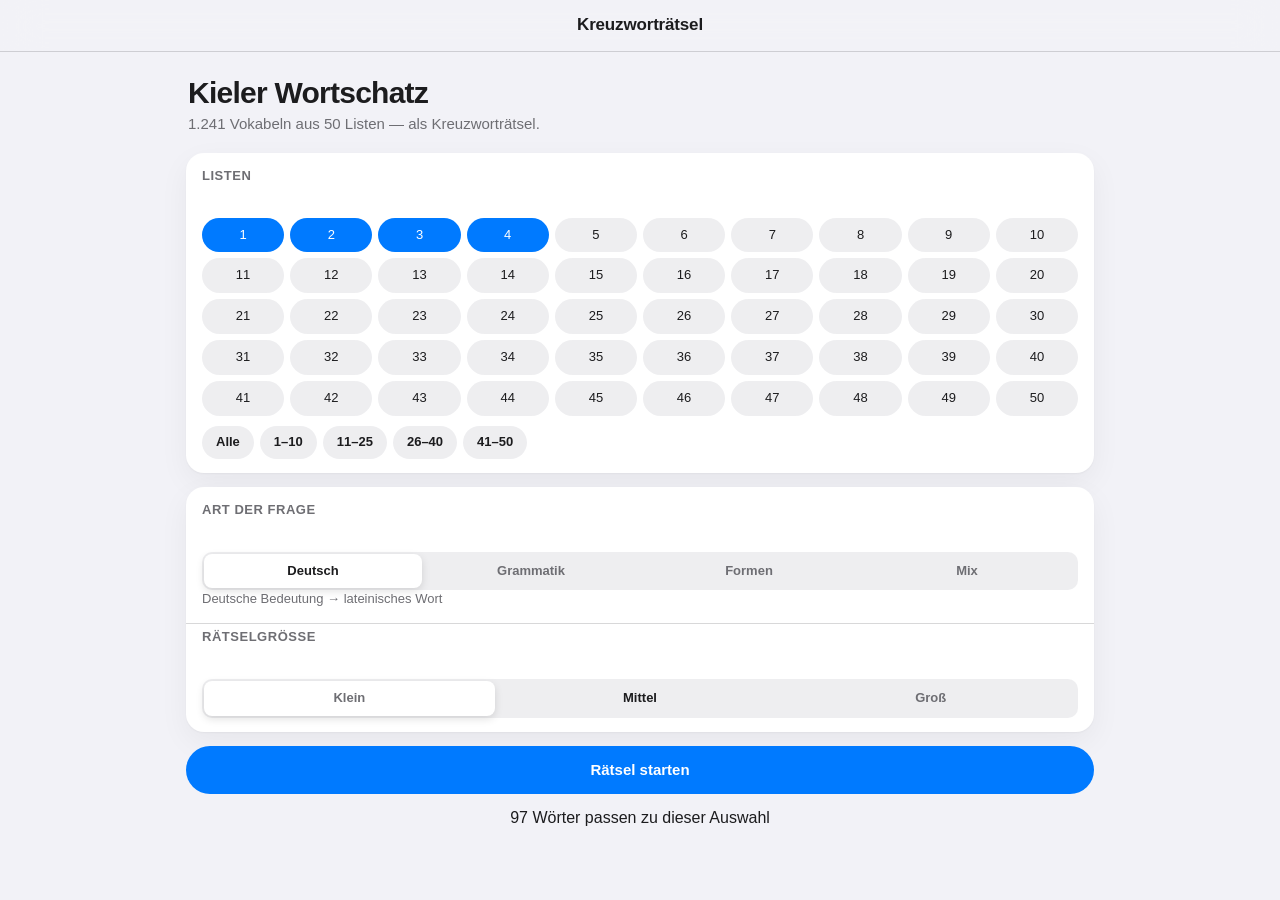
<file: index.html>
<!DOCTYPE html>
<html lang="de">
<head>
<meta charset="utf-8">
<meta name="viewport" content="width=device-width, initial-scale=1, viewport-fit=cover">
<meta name="theme-color" content="#f2f2f7" media="(prefers-color-scheme: light)">
<meta name="theme-color" content="#000000" media="(prefers-color-scheme: dark)">
<meta name="apple-mobile-web-app-capable" content="yes">
<meta name="apple-mobile-web-app-title" content="Kreuzworträtsel">
<title>Kieler Wortschatz · Kreuzworträtsel</title>
<link rel="stylesheet" href="styles.css">
</head>
<body>
<div class="app">

  <nav class="nav">
    <div class="left">
      <button class="nav-btn" id="btnBack" hidden>‹ Start</button>
    </div>
    <h1 id="navTitle">Kreuzworträtsel</h1>
    <div class="right">
      <button class="nav-btn" id="btnClues" hidden>Hinweise</button>
    </div>
  </nav>

  <!-- Startbildschirm -->
  <div class="wrap setup-view" id="setupView">
    <div class="title-block">
      <h2>Kieler Wortschatz</h2>
      <p>1.241 Vokabeln aus 50 Listen — als Kreuzworträtsel.</p>
    </div>

    <div class="card">
      <div class="card-head">Listen</div>
      <div class="row">
        <div class="chips" id="listChips"></div>
        <div class="chips" style="margin-top:10px">
          <button class="chip wide" data-range="all">Alle</button>
          <button class="chip wide" data-range="1-10">1–10</button>
          <button class="chip wide" data-range="11-25">11–25</button>
          <button class="chip wide" data-range="26-40">26–40</button>
          <button class="chip wide" data-range="41-50">41–50</button>
        </div>
      </div>
    </div>

    <div class="card">
      <div class="card-head">Art der Frage</div>
      <div class="row">
        <div class="seg" id="segMode">
          <div class="thumb"></div>
          <button data-mode="easy" class="on">Deutsch</button>
          <button data-mode="gram">Grammatik</button>
          <button data-mode="conj">Formen</button>
          <button data-mode="mix">Mix</button>
        </div>
        <div class="hint" id="modeHint">Deutsche Bedeutung → lateinisches Wort</div>
      </div>
      <div class="card-head" style="padding-top:4px">Rätselgröße</div>
      <div class="row">
        <div class="seg" id="segSize">
          <div class="thumb"></div>
          <button data-size="9">Klein</button>
          <button data-size="11" class="on">Mittel</button>
          <button data-size="13">Groß</button>
        </div>
      </div>
    </div>

    <div class="actions">
      <button class="btn primary block" id="btnStart">Rätsel starten</button>
    </div>
    <p class="hint" style="text-align:center;margin-top:12px" id="poolHint">—</p>
  </div>

  <!-- Rätsel -->
  <div class="wrap puzzle-view" id="puzzleView">
    <div class="statusbar">
      <div class="meta">
        <span><b id="statWords">0/0</b> Wörter</span>
        <span><b id="statTime">0:00</b></span>
      </div>
      <div class="meta"><span id="statMode"></span></div>
    </div>
    <div class="progress"><div class="progress-fill" id="progressFill"></div></div>

    <div class="board-area">
      <div class="board-col">
        <div class="board-card">
          <div class="grid" id="grid"></div>
        </div>
        <div class="cluebar" id="cluebar">
          <div class="text"><b id="cbNo">1</b><span id="cbText">—</span></div>
          <div class="nav-arrows">
            <button class="icon-btn" id="btnPrev" aria-label="Vorheriger Hinweis">‹</button>
            <button class="icon-btn" id="btnNext" aria-label="Nächster Hinweis">›</button>
          </div>
        </div>

        <div class="toolbar">
          <button class="btn plain small" id="btnCheck"><svg width="16" height="16" viewBox="0 0 16 16" fill="none"><path d="M2.5 8.5l3.2 3.2 7.8-7.8" stroke="currentColor" stroke-width="1.8" stroke-linecap="round" stroke-linejoin="round"/></svg>Prüfen</button>
          <button class="btn plain small" id="btnReveal"><svg width="16" height="16" viewBox="0 0 16 16" fill="none"><path d="M1.5 8s2.4-4.2 6.5-4.2S14.5 8 14.5 8s-2.4 4.2-6.5 4.2S1.5 8 1.5 8z" stroke="currentColor" stroke-width="1.5"/><circle cx="8" cy="8" r="1.9" stroke="currentColor" stroke-width="1.5"/></svg>Wort zeigen</button>
          <button class="btn plain small" id="btnNew"><svg width="16" height="16" viewBox="0 0 16 16" fill="none"><path d="M13 8a5 5 0 1 1-1.6-3.7" stroke="currentColor" stroke-width="1.7" stroke-linecap="round"/><path d="M13 2.6V5.4h-2.8" stroke="currentColor" stroke-width="1.7" stroke-linecap="round" stroke-linejoin="round"/></svg>Neues Rätsel</button>
        </div>
      </div>
      <aside class="clue-panel" id="cluePanel">
        <div class="clue-group"><h4>Waagerecht</h4><div id="cluesA"></div></div>
        <div class="clue-group"><h4>Senkrecht</h4><div id="cluesD"></div></div>
      </aside>
    </div>

  </div>
</div>

<div class="scrim" id="scrim"></div>

<div class="sheet" id="sheetClues">
  <div class="grabber"></div>
  <div class="sheet-head">
    <h3>Hinweise</h3>
    <p>Antippen springt zur Frage.</p>
  </div>
  <div class="sheet-body">
    <div class="clue-group"><h4>Waagerecht</h4><div id="sheetCluesA"></div></div>
    <div class="clue-group"><h4>Senkrecht</h4><div id="sheetCluesD"></div></div>
  </div>
</div>

<div class="sheet" id="sheetResult">
  <div class="grabber"></div>
  <div class="result-hero">
    <div class="big">🎉</div>
    <h3>Geschafft</h3>
    <p id="resultLine">Alle Wörter gelöst.</p>
  </div>
  <div class="result-stats">
    <div><b id="resultTime">0:00</b><span>Zeit</span></div>
    <div><b id="resultWords">0</b><span>Wörter</span></div>
    <div><b id="resultMode">—</b><span>Modus</span></div>
  </div>
  <div class="sheet-foot">
    <button class="btn plain" id="btnResultClose">Schließen</button>
    <button class="btn primary" id="btnResultNew">Neues Rätsel</button>
  </div>
</div>

<div class="toast" id="toast"></div>
<input id="kbd" type="text" inputmode="text" autocomplete="off" autocorrect="off"
       autocapitalize="characters" spellcheck="false" aria-label="Buchstabe eingeben">

<script src="vocab.js"></script>
<script src="app.js"></script>
</body>
</html>
</file>
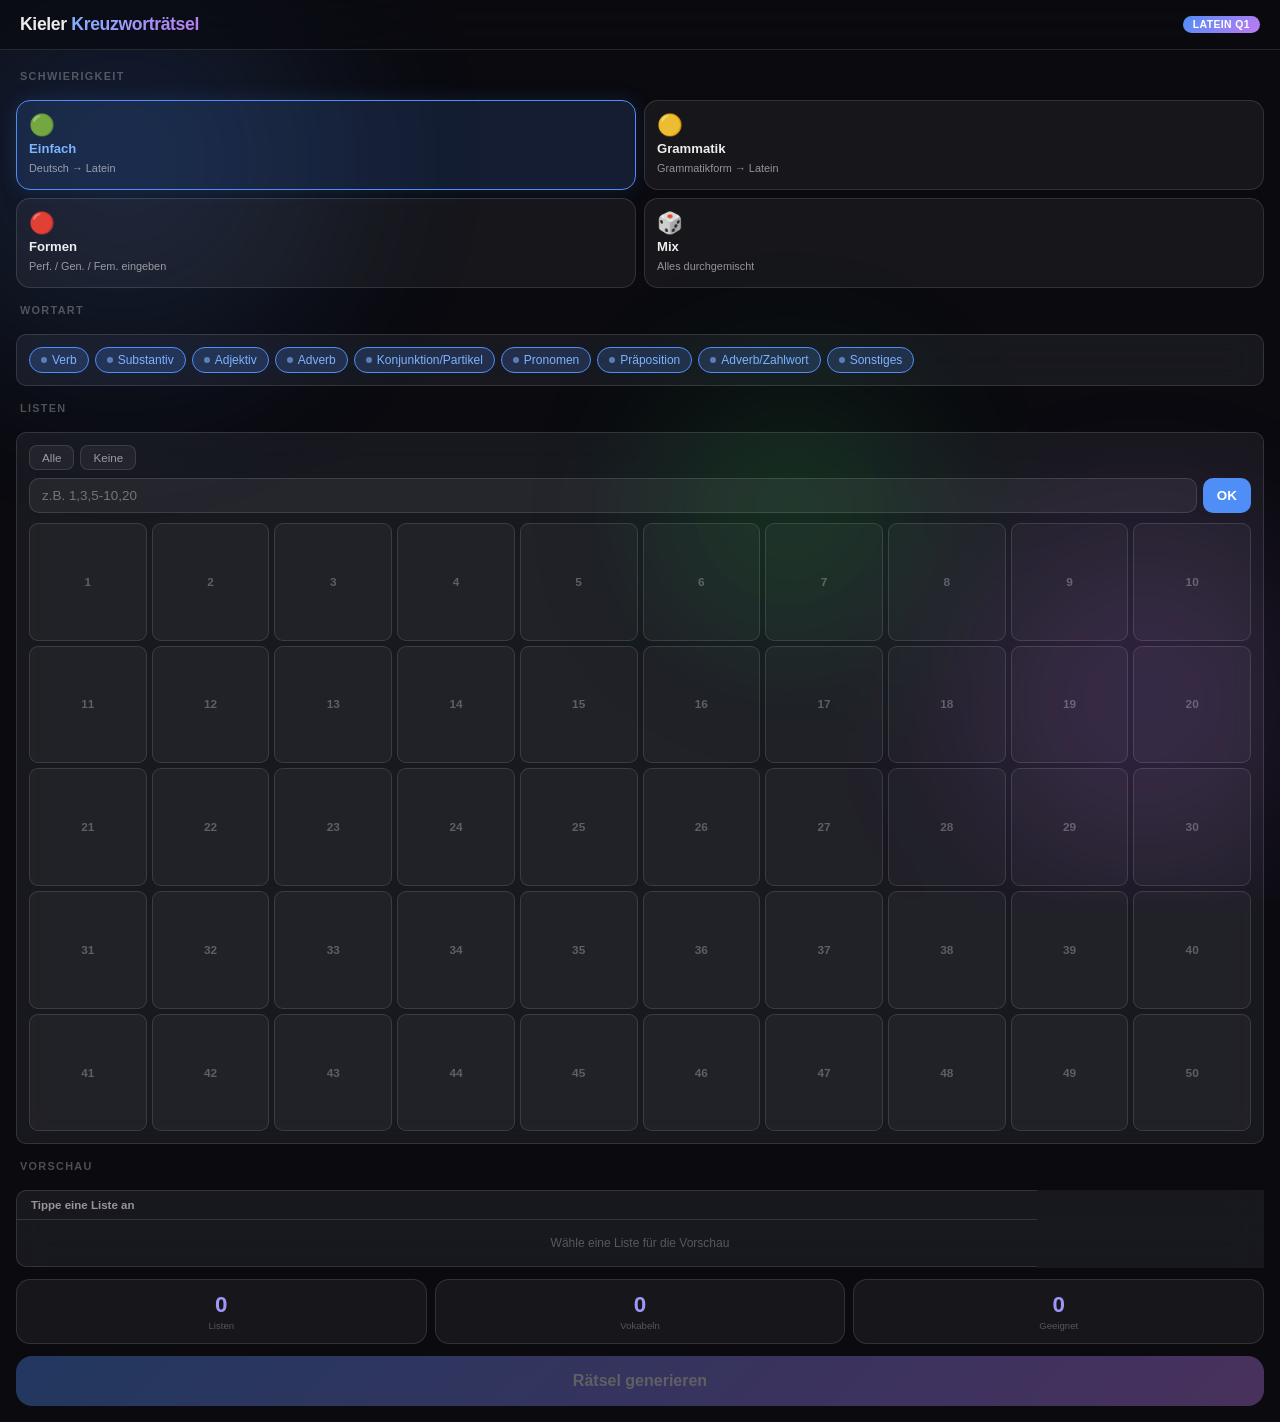
<file: kreuzwortratsel_latein.html>
<!DOCTYPE html>
<html lang="de">
<head>
<meta charset="UTF-8">
<meta name="viewport" content="width=device-width, initial-scale=1.0, viewport-fit=cover">
<title>Latein Kreuzworträtsel</title>
<style>
/* ── TOKENS ─────────────────────────────────────────────────────── */
:root {
  --bg0: #0a0a0f;
  --bg1: #111118;
  --tint: rgba(255,255,255,0.06);
  --tint2: rgba(255,255,255,0.10);
  --tint3: rgba(255,255,255,0.16);
  --border: rgba(255,255,255,0.12);
  --border2: rgba(255,255,255,0.20);
  --blue: #4f8ef7;
  --blue2: #7EB3FF;
  --purple: #bf7af0;
  --green: #30d158;
  --red: #ff453a;
  --amber: #ffd60a;
  --tx: rgba(255,255,255,0.92);
  --tx2: rgba(255,255,255,0.55);
  --tx3: rgba(255,255,255,0.28);
  --cs: 40px;
  --r: 16px;
  --r-sm: 10px;
  --blur: blur(24px) saturate(180%);
}

/* ── RESET ── */
*{box-sizing:border-box;margin:0;padding:0;-webkit-tap-highlight-color:transparent}
html,body{min-height:100dvh;background:var(--bg0);color:var(--tx);font-family:-apple-system,BlinkMacSystemFont,'SF Pro Display','Segoe UI',sans-serif;overscroll-behavior:none}

/* ── BACKGROUND BLOBS ── */
.bg-blobs{position:fixed;inset:0;pointer-events:none;z-index:0;overflow:hidden}
.blob{position:absolute;border-radius:50%;filter:blur(80px);opacity:0.18}
.blob1{width:500px;height:500px;background:radial-gradient(circle,#4f8ef7,transparent);top:-10%;left:-10%}
.blob2{width:400px;height:400px;background:radial-gradient(circle,#bf7af0,transparent);bottom:0;right:-5%}
.blob3{width:300px;height:300px;background:radial-gradient(circle,#30d158,transparent);top:40%;left:50%}

/* ── GLASS CARD ── */
.glass{
  background:rgba(255,255,255,0.07);
  backdrop-filter:var(--blur);
  -webkit-backdrop-filter:var(--blur);
  border:1px solid var(--border);
  border-radius:var(--r);
}
.glass-sm{
  background:rgba(255,255,255,0.06);
  backdrop-filter:blur(16px) saturate(160%);
  -webkit-backdrop-filter:blur(16px) saturate(160%);
  border:1px solid var(--border);
  border-radius:var(--r-sm);
}

/* ── LAYOUT ── */
#app{position:relative;z-index:1;min-height:100dvh;display:flex;flex-direction:column}
.view{display:none;flex-direction:column;flex:1}
.view.active{display:flex}

/* ── NAV BAR ── */
.nav{
  padding:env(safe-area-inset-top,14px) 20px 14px;
  padding-top:max(env(safe-area-inset-top),14px);
  display:flex;align-items:center;justify-content:space-between;gap:12px;
  background:rgba(10,10,15,0.7);
  backdrop-filter:blur(30px) saturate(180%);
  -webkit-backdrop-filter:blur(30px) saturate(180%);
  border-bottom:1px solid var(--border);
  flex-shrink:0;
  position:sticky;top:0;z-index:10;
}
.nav-title{font-size:1.1rem;font-weight:700;letter-spacing:-.02em}
.nav-title span{background:linear-gradient(135deg,var(--blue2),var(--purple));-webkit-background-clip:text;-webkit-text-fill-color:transparent;background-clip:text}
.nav-badge{
  font-size:.65rem;font-weight:700;letter-spacing:.04em;
  padding:3px 10px;border-radius:99px;
  background:linear-gradient(135deg,var(--blue),var(--purple));
  color:#fff;
}
.nav-back{
  display:flex;align-items:center;gap:5px;
  color:var(--blue2);font-size:.9rem;font-weight:600;
  background:none;border:none;cursor:pointer;padding:4px 2px;
}
.nav-back svg{width:8px;height:14px}

/* ── SETUP SCROLL ── */
.setup-scroll{flex:1;overflow-y:auto;padding:16px;padding-bottom:max(env(safe-area-inset-bottom),16px);display:flex;flex-direction:column;gap:12px}

/* ── SECTION HEADER ── */
.sec-label{font-size:.68rem;font-weight:700;color:var(--tx3);text-transform:uppercase;letter-spacing:.12em;padding:0 4px;margin-bottom:6px;margin-top:4px}

/* ── MODE CARDS ── */
.mode-grid{display:grid;grid-template-columns:1fr 1fr;gap:8px}
.mode-card{
  padding:14px 12px;border-radius:14px;
  background:rgba(255,255,255,0.05);
  border:1.5px solid var(--border);
  cursor:pointer;transition:all .15s;
  display:flex;flex-direction:column;gap:5px;
  -webkit-user-select:none;user-select:none;
}
.mode-card:active{transform:scale(.97)}
.mode-card.on{
  background:rgba(79,142,247,0.15);
  border-color:var(--blue);
  box-shadow:0 0 20px rgba(79,142,247,0.15);
}
.mc-icon{font-size:1.3rem;line-height:1}
.mc-name{font-size:.82rem;font-weight:700;color:var(--tx)}
.mc-desc{font-size:.68rem;color:var(--tx2);line-height:1.3}
.mode-card.on .mc-name{color:var(--blue2)}

/* ── PILL ROW ── */
.pill-row{display:flex;flex-wrap:wrap;gap:6px}
.pill{
  display:inline-flex;align-items:center;gap:5px;
  padding:5px 11px;border-radius:99px;
  border:1px solid var(--border);
  background:rgba(255,255,255,0.05);
  font-size:.75rem;color:var(--tx2);
  cursor:pointer;transition:all .15s;
  -webkit-user-select:none;user-select:none;
}
.pill.on{background:rgba(79,142,247,0.2);border-color:var(--blue);color:var(--blue2)}
.pill-dot{width:6px;height:6px;border-radius:50%;background:currentColor;opacity:.6}

/* ── LIST GRID ── */
.list-toolbar{display:flex;gap:6px;margin-bottom:8px;flex-wrap:wrap}
.btn-xs{
  padding:5px 12px;border-radius:8px;
  border:1px solid var(--border);
  background:rgba(255,255,255,0.05);
  color:var(--tx2);font-size:.73rem;cursor:pointer;
}
.btn-xs:active{background:rgba(255,255,255,0.1)}
.range-row{display:flex;gap:6px;margin-bottom:10px}
.range-row input{
  flex:1;padding:9px 12px;border-radius:10px;
  border:1px solid var(--border);
  background:rgba(255,255,255,0.06);
  color:var(--tx);font-size:.84rem;outline:none;
  font-family:inherit;
}
.range-row input:focus{border-color:var(--blue)}
.range-row button{
  padding:9px 14px;border-radius:10px;border:none;
  background:var(--blue);color:#fff;font-size:.84rem;cursor:pointer;font-weight:600;
}
.list-grid{display:grid;grid-template-columns:repeat(7,1fr);gap:5px}
@media(min-width:380px){.list-grid{grid-template-columns:repeat(8,1fr)}}
@media(min-width:480px){.list-grid{grid-template-columns:repeat(10,1fr)}}
.lb{
  aspect-ratio:1;border-radius:9px;
  border:1px solid var(--border);
  background:rgba(255,255,255,0.04);
  color:var(--tx3);font-size:.74rem;font-weight:600;
  cursor:pointer;transition:all .12s;
  display:flex;align-items:center;justify-content:center;
}
.lb:active{opacity:.7}
.lb.sel{background:rgba(79,142,247,0.25);border-color:var(--blue);color:var(--blue2)}

/* ── PREVIEW ── */
.preview-bd{max-height:160px;overflow-y:auto}
.prow{display:flex;justify-content:space-between;align-items:flex-start;padding:7px 14px;border-bottom:1px solid var(--border);gap:8px}
.prow:last-child{border-bottom:none}
.p-latin{font-size:.78rem;font-weight:600;color:var(--tx)}
.p-de{font-size:.68rem;color:var(--tx3);margin-top:1px}
.p-cat{font-size:.6rem;font-weight:700;padding:2px 6px;border-radius:99px;white-space:nowrap;flex-shrink:0}
.cv{background:rgba(79,142,247,.2);color:var(--blue2)}
.cs{background:rgba(191,122,240,.2);color:var(--purple)}
.ca{background:rgba(48,209,88,.2);color:var(--green)}
.cd{background:rgba(255,214,10,.2);color:var(--amber)}
.co{background:rgba(255,255,255,.08);color:var(--tx2)}

/* ── STATS ── */
.stats-row{display:flex;gap:8px}
.stat{
  flex:1;padding:12px 8px;text-align:center;border-radius:14px;
  background:rgba(255,255,255,0.05);border:1px solid var(--border);
}
.stat-n{font-size:1.4rem;font-weight:800;background:linear-gradient(135deg,var(--blue2),var(--purple));-webkit-background-clip:text;-webkit-text-fill-color:transparent;background-clip:text}
.stat-l{font-size:.6rem;color:var(--tx3);margin-top:2px}

/* ── GEN BUTTON ── */
.btn-gen{
  padding:16px;border-radius:16px;border:none;
  background:linear-gradient(135deg,var(--blue) 0%,var(--purple) 100%);
  color:#fff;font-size:1rem;font-weight:700;
  cursor:pointer;transition:all .2s;
  box-shadow:0 4px 24px rgba(79,142,247,.3);
  -webkit-user-select:none;user-select:none;
  flex-shrink:0;
}
.btn-gen:active{transform:scale(.98);box-shadow:0 2px 12px rgba(79,142,247,.25)}
.btn-gen:disabled{opacity:.35;cursor:not-allowed;transform:none;box-shadow:none}

/* ── PUZZLE VIEW ── */
.puzzle-scroll{flex:1;overflow-y:auto;padding:12px 12px max(env(safe-area-inset-bottom),16px);display:flex;flex-direction:column;gap:10px}

/* ── PUZZLE HEADER ── */
.pz-hdr{display:flex;align-items:center;justify-content:space-between;gap:8px;flex-wrap:wrap}
.pz-title{font-size:.9rem;font-weight:700;color:var(--tx2)}
.pz-acts{display:flex;gap:6px;flex-wrap:wrap}
.btn-pill{
  padding:7px 13px;border-radius:99px;
  border:1px solid var(--border);
  background:rgba(255,255,255,0.07);
  color:var(--tx2);font-size:.75rem;cursor:pointer;font-weight:600;
  transition:all .15s;
}
.btn-pill:active{background:rgba(255,255,255,0.14)}
.btn-pill.blue{background:rgba(79,142,247,.2);border-color:var(--blue);color:var(--blue2)}
.btn-pill.blue:active{background:rgba(79,142,247,.32)}

/* ── SCORE BAR ── */
.score-bar{
  display:flex;align-items:center;gap:12px;
  padding:12px 16px;border-radius:14px;
  background:rgba(255,255,255,0.05);border:1px solid var(--border);
}
.score-pct{font-size:1.5rem;font-weight:800;background:linear-gradient(135deg,var(--amber),var(--green));-webkit-background-clip:text;-webkit-text-fill-color:transparent;background-clip:text;min-width:44px}
.score-progress{flex:1}
.sp-label{font-size:.68rem;color:var(--tx3);margin-bottom:5px}
.sp-track{height:5px;background:rgba(255,255,255,.08);border-radius:99px;overflow:hidden}
.sp-fill{height:100%;background:linear-gradient(90deg,var(--blue),var(--green));border-radius:99px;transition:width .35s cubic-bezier(.4,0,.2,1);width:0%}

/* ── ACTIVE CLUE BAR ── */
.active-clue{
  padding:10px 14px;border-radius:12px;
  background:rgba(79,142,247,0.12);
  border:1px solid rgba(79,142,247,0.3);
  display:none;gap:10px;align-items:center;
}
.active-clue.show{display:flex}
.ac-num{font-size:.72rem;font-weight:800;color:var(--blue2);min-width:22px;flex-shrink:0}
.ac-body{flex:1;min-width:0}
.ac-clue{font-size:.82rem;color:var(--tx);line-height:1.3;word-break:break-word}
.ac-meta{font-size:.65rem;color:var(--tx3);margin-top:2px}
.ac-dir{font-size:.65rem;font-weight:700;color:var(--blue);flex-shrink:0}

/* ── GRID ── */
.grid-wrap{overflow:auto;-webkit-overflow-scrolling:touch}
.cw-grid{
  display:inline-grid;gap:2px;padding:5px;
  background:rgba(255,255,255,0.04);
  border:1px solid var(--border);
  border-radius:14px;
}
.cell{width:var(--cs);height:var(--cs);position:relative;flex-shrink:0}
.cell.blk{background:rgba(0,0,0,.5);border-radius:4px}
.cell.wht{
  background:rgba(255,255,255,0.07);
  border-radius:4px;
  border:1px solid var(--border);
  cursor:pointer;
  transition:background .1s,border-color .1s;
}
.cell.hi{background:rgba(79,142,247,.18);border-color:rgba(79,142,247,.5)!important}
.cell.sel{background:rgba(79,142,247,.32);border-color:var(--blue)!important}
.cell.ok{background:rgba(48,209,88,.15)!important;border-color:rgba(48,209,88,.5)!important}
.cell.ok input{color:var(--green)!important}
.cell.ng{background:rgba(255,69,58,.15)!important;border-color:rgba(255,69,58,.5)!important}
.cell.ng input{color:var(--red)!important}
.cell-num{position:absolute;top:2px;left:3px;font-size:.48rem;font-weight:700;color:var(--blue2);line-height:1;pointer-events:none;z-index:1;opacity:.85}
.cell input{
  position:absolute;inset:0;width:100%;height:100%;
  background:transparent;border:none;outline:none;
  text-align:center;font-size:.95rem;font-weight:700;color:var(--tx);
  cursor:pointer;text-transform:uppercase;font-family:inherit;
  padding-top:5px;-webkit-user-select:none;user-select:none;
  caret-color:transparent;
}

/* ── CLUE PANELS ── */
.clues-grid{display:grid;grid-template-columns:1fr 1fr;gap:8px}
@media(max-width:440px){.clues-grid{grid-template-columns:1fr}}
.clue-panel{border-radius:14px;overflow:hidden;background:rgba(255,255,255,0.04);border:1px solid var(--border)}
.clue-panel-hd{
  padding:8px 14px;
  background:rgba(255,255,255,.04);border-bottom:1px solid var(--border);
  font-size:.68rem;font-weight:700;color:var(--tx3);text-transform:uppercase;letter-spacing:.1em;
  display:flex;align-items:center;justify-content:space-between;
}
.clue-panel-hd .badge-cnt{color:var(--amber);font-weight:800}
.clue-list{display:flex;flex-direction:column}
.ci{
  padding:8px 12px;border-bottom:1px solid rgba(255,255,255,.04);
  display:flex;gap:8px;cursor:pointer;transition:background .1s;
  -webkit-user-select:none;user-select:none;
}
.ci:last-child{border-bottom:none}
.ci:active{background:rgba(255,255,255,.06)}
.ci.act{background:rgba(79,142,247,.1)}
.ci.done{opacity:.3}
.ci-num{font-size:.72rem;font-weight:800;color:var(--blue2);min-width:20px;padding-top:1px;flex-shrink:0}
.ci-body{flex:1;min-width:0}
.ci-clue{font-size:.78rem;color:var(--tx2);line-height:1.35}
.ci-meta{font-size:.62rem;color:var(--tx3);margin-top:2px;display:flex;gap:5px;align-items:center;flex-wrap:wrap}
.mode-tag{font-size:.58rem;font-weight:700;padding:1px 5px;border-radius:99px}
.mt-easy{background:rgba(48,209,88,.2);color:var(--green)}
.mt-gram{background:rgba(191,122,240,.2);color:var(--purple)}
.mt-conj{background:rgba(255,69,58,.2);color:var(--red)}

/* ── TOAST ── */
.toast{
  position:fixed;bottom:max(env(safe-area-inset-bottom),20px);
  left:50%;transform:translateX(-50%) translateY(16px);
  background:rgba(30,30,40,0.9);
  backdrop-filter:blur(20px);-webkit-backdrop-filter:blur(20px);
  border:1px solid var(--border2);border-radius:99px;
  padding:9px 20px;font-size:.8rem;color:var(--tx);
  box-shadow:0 8px 32px rgba(0,0,0,.4);
  opacity:0;transition:all .28s cubic-bezier(.4,0,.2,1);
  pointer-events:none;z-index:999;white-space:nowrap;
}
.toast.show{opacity:1;transform:translateX(-50%) translateY(0)}

/* ── HIDDEN INPUT ── */
.hidden-inp{position:fixed;opacity:0;width:1px;height:1px;top:50%;left:50%;pointer-events:none;font-size:16px;border:none;background:none;outline:none}

/* ── LOADING ── */
.loading-state{display:flex;flex-direction:column;align-items:center;justify-content:center;flex:1;gap:12px;padding:40px}
.loading-ring{width:36px;height:36px;border:3px solid rgba(255,255,255,.1);border-top-color:var(--blue);border-radius:50%;animation:spin .8s linear infinite}
.loading-txt{font-size:.88rem;color:var(--tx3)}
@keyframes spin{to{transform:rotate(360deg)}}

/* ── SCROLLBAR ── */
::-webkit-scrollbar{width:3px;height:3px}
::-webkit-scrollbar-track{background:transparent}
::-webkit-scrollbar-thumb{background:rgba(255,255,255,.1);border-radius:99px}

/* ── SEPARATOR ── */
hr.rule{border:none;border-top:1px solid var(--border);margin:2px 0}
</style>
</head>
<body>
<div class="bg-blobs"><div class="blob blob1"></div><div class="blob blob2"></div><div class="blob blob3"></div></div>
<div id="app">

<!-- ═══ SETUP VIEW ═══ -->
<div id="vSetup" class="view active">
  <div class="nav">
    <div class="nav-title">Kieler&nbsp;<span>Kreuzworträtsel</span></div>
    <div class="nav-badge">LATEIN Q1</div>
  </div>
  <div class="setup-scroll">

    <div class="sec-label">Schwierigkeit</div>
    <div class="mode-grid" id="modeGrid">
      <div class="mode-card on" data-m="easy" onclick="setMode('easy',this)">
        <div class="mc-icon">🟢</div><div class="mc-name">Einfach</div>
        <div class="mc-desc">Deutsch → Latein</div>
      </div>
      <div class="mode-card" data-m="gram" onclick="setMode('gram',this)">
        <div class="mc-icon">🟡</div><div class="mc-name">Grammatik</div>
        <div class="mc-desc">Grammatikform → Latein</div>
      </div>
      <div class="mode-card" data-m="conj" onclick="setMode('conj',this)">
        <div class="mc-icon">🔴</div><div class="mc-name">Formen</div>
        <div class="mc-desc">Perf. / Gen. / Fem. eingeben</div>
      </div>
      <div class="mode-card" data-m="mix" onclick="setMode('mix',this)">
        <div class="mc-icon">🎲</div><div class="mc-name">Mix</div>
        <div class="mc-desc">Alles durchgemischt</div>
      </div>
    </div>

    <div class="sec-label">Wortart</div>
    <div class="glass-sm" style="padding:12px"><div class="pill-row" id="catFilters"></div></div>

    <div class="sec-label">Listen</div>
    <div class="glass-sm" style="padding:12px">
      <div class="list-toolbar">
        <button class="btn-xs" onclick="selAll()">Alle</button>
        <button class="btn-xs" onclick="selNone()">Keine</button>
      </div>
      <div class="range-row">
        <input id="rangeIn" type="text" placeholder="z.B. 1,3,5-10,20" inputmode="text">
        <button onclick="applyRange()">OK</button>
      </div>
      <div class="list-grid" id="listGrid"></div>
    </div>

    <div class="sec-label">Vorschau</div>
    <div class="glass-sm" style="overflow:hidden;padding:0">
      <div style="padding:8px 14px;border-bottom:1px solid var(--border);display:flex;justify-content:space-between;align-items:center">
        <span style="font-size:.72rem;color:var(--tx2);font-weight:600" id="pvTitle">Tippe eine Liste an</span>
        <span style="font-size:.7rem;color:var(--blue2);font-weight:700" id="pvCount"></span>
      </div>
      <div class="preview-bd" id="pvBody">
        <div style="padding:16px;text-align:center;font-size:.75rem;color:var(--tx3)">Wähle eine Liste für die Vorschau</div>
      </div>
    </div>

    <div class="stats-row">
      <div class="stat"><div class="stat-n" id="stL">0</div><div class="stat-l">Listen</div></div>
      <div class="stat"><div class="stat-n" id="stW">0</div><div class="stat-l">Vokabeln</div></div>
      <div class="stat"><div class="stat-n" id="stF">0</div><div class="stat-l">Geeignet</div></div>
    </div>

    <button class="btn-gen" id="btnGen" onclick="generate()" disabled>Rätsel generieren</button>
  </div>
</div>

<!-- ═══ PUZZLE VIEW ═══ -->
<div id="vPuzzle" class="view">
  <div class="nav">
    <button class="nav-back" onclick="backToSetup()">
      <svg viewBox="0 0 8 14" fill="none"><path d="M7 1L1 7L7 13" stroke="currentColor" stroke-width="2" stroke-linecap="round"/></svg>
      Einstellungen
    </button>
    <div class="nav-badge" id="pzBadge">–</div>
  </div>
  <div class="puzzle-scroll" id="pzScroll">
    <div class="loading-state"><div class="loading-ring"></div><div class="loading-txt">Rätsel wird erstellt…</div></div>
  </div>
</div>

</div>
<input class="hidden-inp" id="hiddenInp" type="text" maxlength="2" autocomplete="off" autocorrect="off" autocapitalize="characters" spellcheck="false">
<div class="toast" id="toast"></div>

<script>
var VD={"1":[["similis","ähnlich","Adjektiv","similis, simile"],["animadvertere","bemerken / vorgehen gegen","Verb","animadvertō, animadvertī, animadversum in"],["impellere","antreiben, veranlassen","Verb","impellō, impulī, impulsum"],["prex","die Bitte","Substantiv","precis f"],["ubī","wo / sobald","Konjunktion/Partikel",""],["oppūgnāre","angreifen","Verb","oppūgnō, oppūgnāvī, oppūgnātum"],["memorāre","erwähnen, berichten","Verb","memorō, memorāvī, memorātum"],["māgnus","groß","Adjektiv","māgna, māgnum"],["causa","die Ursache, die Sache, der Prozess","Substantiv","causae f"],["ūsque","ununterbrochen / seit / bis zu","Adverb","Adv. / ūsque ā/ab / ūsque ad"],["homō","der Mensch","Substantiv","hominis m"],["praesēns","anwesend","Adjektiv","praesēns / Gen. praesentis"],["inīre","hineingehen, beginnen","Verb","ineō, iniī, initum"],["quārtus","der vierte","Adjektiv","quārta, quārtum"],["gerere","ausführen, tragen","Verb","gerō, gessī, gestum"],["adicere","hinzufügen","Verb","adiciō, adiēci, adiectum"],["prīmus","der erste / erstens, zuerst","Adjektiv","prīma, prīmum / prīmō Adv."],["aedis","der Tempel / Pl.: das Haus","Substantiv","aedis f"],["genus","das Geschlecht, die Art","Substantiv","generis n"],["libet","es gefällt","Verb","Perf. libuit"],["caelum","der Himmel","Substantiv","caelī n"],["afficere","versehen mit","Verb","afficiō, affēcī, affectum mit Abl."],["cōnsīdere","sich setzen","Verb","cōnsīdō, cōnsēdī, cōnsessum"],["propter","wegen","Präposition","mit Akk."],["ibī","dort","Konjunktion/Partikel",""]],"2":[["fōns","die Quelle, der Ursprung","Substantiv","fontis m"],["aliēnus","fremd","Adjektiv","aliēna, aliēnum"],["aequus","eben, gleich, gerecht","Adjektiv","aequa, aequum"],["quia","weil","Konjunktion/Partikel",""],["sēcum","mit sich, bei sich","Konjunktion/Partikel","#NAME?"],["amīcus","der Freund","Substantiv","amīcī m"],["centum","hundert","Adverb/Zahlwort","indeklinabel"],["adventus","die Ankunft","Substantiv","adventūs m"],["asper","rau, streng","Adjektiv","aspera, asperum"],["potēns","mächtig, stark","Adjektiv","potēns / Gen. potentis"],["cōnspectus","der Anblick, das Blickfeld","Substantiv","cōnspectūs m"],["nāscī","entstehen, geboren werden / die Tochter/der Sohn","Verb","nāscor, nātus sum / nāta/nātus"],["dominus","der Herr","Substantiv","dominī m"],["quandō","wann","Konjunktion/Partikel",""],["expellere","vertreiben, verbannen","Verb","expellō, expulī, expulsum"],["ē / ex","aus","Präposition","mit Abl."],["initium","der Anfang","Substantiv","initiī n"],["arx","die Burg","Substantiv","arcis f"],["dexter","der rechte","Adjektiv","dextra, dextrum"],["recitāre","vorlesen","Verb","recitō, recitāvī, recitātum"],["īgnōtus","unbekannt","Adjektiv","īgnōta, īgnōtum"],["coniūrātiō","die Verschwörung","Substantiv","coniūrātiōnis f"],["incēdere","hineingehen","Verb","incēdō, incessī, incessum"],["hic","dieser (hier)","Pronomen","haec, hoc / Gen. huius, Dat. huic"],["culpa","die Schuld","Substantiv","culpae f"]],"3":[["vīvus","lebendig","Adjektiv","vīva, vīvum"],["equitātus","die Reiterei","Substantiv","equitātūs m"],["senex","der alte Mann","Substantiv","senis m"],["amīca","die Freundin","Substantiv","amīcae f"],["ipse","(er) selbst","Adjektiv","ipsa, ipsum / Gen. ipsīus, Dat. ipsī"],["vestis","die Kleidung","Substantiv","vestis f"],["lūctus","die Trauer","Substantiv","lūctūs m"],["an","ob, oder etwa","Konjunktion/Partikel",""],["rogāre","bitten, fragen","Verb","rogō, rogāvī, rogātum"],["imperātor","der Feldherr, der Kaiser","Substantiv","imperātōris m"],["aciēs","das Heer (in Schlachtordnung)","Substantiv","aciēī f"],["vix","kaum","Konjunktion/Partikel",""],["quamobrem","warum","Konjunktion/Partikel",""],["nōbilis","adelig, vornehm, berühmt","Adjektiv","nōbilis, nōbile"],["permittere","erlauben, überlassen","Verb","permittō, permīsī, permissum"],["locāre","aufstellen, setzen","Verb","locō, locāvī, locātum"],["abīre","weggehen","Verb","abeō, abiī, abitum"],["trādere","übergeben, überliefern","Verb","trādō, trādidī, trāditum"],["occidere","umkommen","Verb","occidō, occidī, ---"],["sūmere","nehmen","Verb","sūmō, sūmpsī, sūmptum"],["caput","der Kopf, die Hauptstadt","Substantiv","capitis n"],["exter","ausländisch","Adjektiv","extera, exterum"],["aestās","der Sommer","Substantiv","aestātis f"],["dēserere","verlassen, im Stich lassen","Verb","dēserō, dēseruī, dēsertum"],["brevis","kurz","Adjektiv","brevis, breve"]],"4":[["pius","pflichtbewusst, fromm","Adjektiv","pia, pium"],["animus","das Herz, der Geist, der Mut","Substantiv","animī m"],["damnāre","verurteilen wegen","Verb","damnō, damnāvī, damnātum mit Gen."],["cāsus","der Fall, der Zufall","Substantiv","casūs m"],["cōnsequī","nachfolgen, erreichen","Verb","cōnsequor, cōnsecūtus sum"],["dubitāre","zweifeln, zögern","Verb","dubitō, dubitāvī, dubitātum"],["suspīciō","der Verdacht, die Vermutung","Substantiv","suspīciōnis f"],["vehī","sich fortbewegen, fahren","Verb","vehor, vectus sum"],["fingere","sich ausdenken","Verb","fingō, fīnxī, fictum"],["iste","dieser (da)","Pronomen","ista, istud / Gen. istīus, Dat. istī"],["cīvis","der Bürger","Substantiv","cīvis m"],["quod","weil, dass","Konjunktion/Partikel",""],["auctor","der Verursacher, der Anführer, der Verfasser","Substantiv","auctōris m"],["dēsinere","aufhören","Verb","dēsinō, dēsiī, dēsitum"],["patī","(er)leiden, ertragen, zulassen","Verb","patior, passus sum"],["āra","der Altar","Substantiv","ārae f"],["mors","der Tod","Substantiv","mortis f"],["at","aber, jedoch","Konjunktion/Partikel",""],["cōnsuētūdō","die Gewohnheit","Substantiv","cōnsuētūdinis f"],["tacēre","schweigen, verschweigen","Verb","taceō, tacuī, tacitum"],["cōnsistere","haltmachen, sich aufstellen","Verb","cōnsistō, cōnstitī, ---"],["crēdere","glauben, anvertrauen","Verb","crēdo, crēdidī, crēditum"],["dōs","die Mitgift","Substantiv","dōtis f"],["fūr","der Dieb","Substantiv","fūris m"],["mulier","die Frau","Substantiv","mulieris f"]],"5":[["tantus","so groß, so viel / nur","Adjektiv","tanta, tantum / tantum Adv."],["parcus","sparsam","Adjektiv","parca, parcum"],["velut","wie (zum Beispiel)","Konjunktion/Partikel",""],["magis","mehr","Adverb","Adv."],["sine","ohne","Präposition","mit Abl."],["vīta","das Leben","Substantiv","vitae f"],["flūmen","der Fluss","Substantiv","flūminis n"],["negōtium","die Aufgabe","Substantiv","negōtiī n"],["cēnsēre","meinen, einschätzen","Verb","cēnseō, cēnsuī, cēnsum"],["tuus","dein","Adjektiv","tua, tuum"],["cella","die Kammer, der Keller, der Tempelraum","Substantiv","cellae f"],["nōnnūllī","einige, manche","Sonstiges","nōnnūllae, nōnnūlla"],["celer","schnell","Adjektiv","celeris, celere"],["sīcut","(so) wie","Konjunktion/Partikel",""],["iactāre","schleudern / rühmen","Verb","iactō, iactāvī, iactātum"],["tegere","bedecken, verdecken, schützen","Verb","tegō, tēxī, tēctum"],["admittere","hinzuziehen, zulassen","Verb","admittō, admīsī, admissum"],["nī / nisī","wenn nicht, außer","Konjunktion/Partikel",""],["opus","die Arbeit, das Werk","Substantiv","operis n"],["malum","das Übel","Substantiv","malī n"],["addūcere","heranführen, veranlassen","Verb","addūcō, addūxī, adductum"],["simulācrum","die Nachbildung, das Bild","Substantiv","simulācrī n"],["scelerātus","verbrecherisch / der Verbrecher","Substantiv","scelerāta, scelerātum / scelerātī m Subst."],["quīcumque","wer auch immer","Pronomen","quaecumque, quodcumque"],["bōs","das Rind","Substantiv","bovis m / f"]],"6":[["classis","die Flotte","Substantiv","classis f"],["occupāre","besetzen","Verb","occupō, occupāvī, occupātum"],["cōgere","versammeln, zwingen","Verb","cōgō, coēgī, coāctum"],["vīs","die Gewalt, die Kraft, die Menge","Substantiv","Akk. vim, Abl. vī, Pl. vīrēs, vīrium f"],["discēdere","auseinandergehen, weggehen","Verb","discēdō, discessī, discessum"],["parum","(zu) wenig","Adverb","Adv."],["cavēre","sich hüten vor","Verb","caveō, cavī, cautum mit Akk."],["appellāre","nennen","Verb","appellō, appellāvī, appellātum"],["condere","gründen / aufbewahren, verbergen","Verb","condō, condidī, conditum"],["membrum","das Körperteil","Substantiv","membrī n"],["iūrāre","schwören","Verb","iūrō, iūrāvī, iūrātum"],["lībertās","die Freiheit","Substantiv","lībertātis f"],["hinc","von hier","Konjunktion/Partikel",""],["pēior","schlechter","Adjektiv","pēior, pēius"],["sōlācium","der Trost","Substantiv","sōlāciī n"],["cēnāre","essen","Verb","cēnō, cēnāvī, cēnātum"],["nōndum","noch nicht","Konjunktion/Partikel",""],["opīniō","die Meinung, der (gute) Ruf","Substantiv","opīniōnis f"],["historia","die Geschichte, die Geschichtsschreibung","Substantiv","historiae f"],["lingua","die Zunge, die Sprache","Substantiv","linguae f"],["trīgintā","dreißig","Adverb/Zahlwort","indeklinabel"],["ēdūcere","herausführen","Verb","ēdūcō, ēdūxī, ēductum"],["anus","die alte Frau","Substantiv","anūs f"],["occīdere","niederhauen, töten","Verb","occīdō, occīdī, occīsum"],["complēre","anfüllen","Verb","compleō, complēvī, complētum"]],"7":[["quamvīs","auch wenn / beliebig","Konjunktion/Partikel","mit Konj. / ---"],["senātor","der Senator","Substantiv","senātōris m"],["tempus","die (passende) Zeit / die Umstände","Substantiv","temporis n"],["adversus","entgegengesetzt, feindlich / gegen, entgegen","Adjektiv","adversa, adversum / mit Akk."],["sānē","tatsächlich, wirklich","Adverb","Adv."],["sī","wenn, falls","Konjunktion/Partikel",""],["spatium","die Zeit, der Raum, der Zeitraum","Substantiv","spatiī n"],["clāmor","das Geschrei, der Lärm","Substantiv","clāmōris m"],["accendere","anzünden, anfeuern","Verb","accendō, accendī, accēnsum"],["condūcere","zusammenführen, anwerben","Verb","condūcō, condūxī, conductum"],["aeternus","ewig","Adjektiv","aeterna, aeternum"],["praetor","der Prätor","Substantiv","praetōris m"],["clam","heimlich","Adverb","Adv."],["perspicere","genau betrachten, erkennen","Verb","perspiciō, perspēxī, perspectum"],["captīvus","gefangen / der Gefangene","Substantiv","captīva, captīvum / captīvī m"],["conicere","(zusammen)werfen, vermuten","Verb","coniciō, coniēcī, coniectum"],["cor","das Herz","Substantiv","cordis n"],["medius","der mittlere","Adjektiv","media, medium"],["dīligere","lieben, verehren","Verb","dīligō, dīlēxī, dīlēctum"],["refert","es ist wichtig für jemanden","Sonstiges","mit Gen."],["dīgnus","einer Sache würdig","Adjektiv","dīgna, dīgnum mit Abl."],["ille","jener","Pronomen","illa, illud / Gen. illīus, Dat. illī"],["vidērī","(er)scheinen","Verb","videor, vīsus sum"],["neglegere","nicht beachten, vernachlässigen","Verb","neglegō, neglēxī, neglēctum"],["nūptiae","die Hochzeit","Substantiv","nūptiārum f Pl."]],"8":[["posterus","der folgende / der letzte / schließlich","Adjektiv","postera, posterum / postrēmus / postrēmō Adv."],["commovēre","bewegen, veranlassen","Verb","commoveō, commōvī, commōtum"],["cōnspicere","erblicken","Verb","cōnspiciō, cōnspēxī, cōnspectum"],["frūctus","die Frucht, der Ertrag, der Nutzen","Substantiv","frūctūs m"],["mūtāre","verändern, verwandeln","Verb","mūtō, mūtāvī, mūtātum"],["ēicere","hinauswerfen, vertreiben","Verb","ēiciō, ēiēcī, ēiectum"],["pōnere","setzen, (auf)stellen, (hin)legen","Verb","pōnō, posuī, positum"],["cupere","wünschen","Verb","cupiō, cupīvī, cupītum"],["dolus","die List","Substantiv","dolī m"],["aestus","die Flut, die Hitze","Substantiv","aestūs m"],["senātus","der Senat","Substantiv","senātūs m"],["emere","kaufen","Verb","emō, ēmī, ēmptum"],["pār","gleich / ebenso, gleichzeitig","Adjektiv","pār / Gen. paris / pariter Adv."],["cōnsilium","die Beratung, der Rat, der Plan","Substantiv","cōnsiliī n"],["inānis","leer, wertlos","Adjektiv","inānis, ināne"],["ingēns","gewaltig, ungeheuer","Adjektiv","ingēns / Gen. ingentis"],["sēnsus","der Sinn, das Gefühl","Substantiv","sēnsūs m"],["avus","der Großvater","Substantiv","avī m"],["iuventūs","die Jugend","Substantiv","iuventūtis f"],["atque / ac","und","Konjunktion/Partikel",""],["cōnferre","zusammentragen, vergleichen","Verb","cōnferō, cōntulī, collātum"],["haerēre","hängen, steckenbleiben","Verb","haereō, haesī, ---"],["plūs","mehr","Adjektiv","plūs / Gen. plūris"],["cōnscius","eingeweiht in / der Mitwisser","Substantiv","cōnscia, cōnscium / cōnsciī m Subst."],["recēns","frisch, neu","Adjektiv","recēns / Gen. recentis"]],"9":[["compōnere","ordnen, abfassen, vergleichen","Verb","compōnō, composuī, compositum"],["quasi","gleichsam, als ob","Konjunktion/Partikel",""],["audācia","die Frechheit, die Kühnheit","Substantiv","audāciae f"],["ita","so","Konjunktion/Partikel",""],["circumdare","umgeben","Verb","circumdō, circumdedī, circumdatum"],["deinde","dann","Konjunktion/Partikel",""],["peccāre","einen Fehler machen, sündigen","Verb","peccō, peccāvī, peccātum"],["excēdere","hinausgehen","Verb","excēdō, excessī, excessum"],["amāre","lieben","Verb","amō, amāvī, amātum"],["iungere","verbinden, vereinigen","Verb","iungō, iūnxī, iūnctum"],["quisnam","wer denn","Konjunktion/Partikel",""],["tū","du","Pronomen","Dat. tibī, Akk./Abl. tē"],["agere","tun, handeln, betreiben","Verb","agō, ēgī, āctum"],["adhūc","bis jetzt, noch","Konjunktion/Partikel",""],["vulgō","allgemein","Adverb","Adv."],["dēferre","hinbringen, überbringen","Verb","dēferō, dētulī, dēlātum"],["īnfēlīx","unglücklich","Adjektiv","īnfēlīx / Gen. īnfēlīcis"],["flectere","biegen","Verb","flectō, flexī, flexum"],["iterum","wieder(um)","Konjunktion/Partikel",""],["puer","der Junge","Substantiv","puerī m"],["comperīre","erfahren","Verb","comperiō, comperī, compertum"],["committere","anvertrauen / veranstalten","Verb","committō, commīsī, commissum"],["aureus","golden","Adjektiv","aurea, aureum"],["legere","lesen, auswählen","Verb","legō, legī, lēctum"],["pudor","der Anstand","Substantiv","pudōris m"]],"10":[["sinere","(zu)lassen","Verb","sinō, sīvī, situm"],["hūc","hierhin","Konjunktion/Partikel",""],["ōrnāre","ausstatten, schmücken","Verb","ōrnō, ōrnāvī, ōrnātum"],["referre","zurückbringen, berichten","Verb","referō, rettulī, relātum"],["possidēre","besitzen","Verb","possideō, possēdī, possessum"],["pudet","es beschämt","Verb","Perf. puduit"],["imāgō","das Bild","Substantiv","imāginis f"],["metus","die Furcht","Substantiv","metūs m"],["imperāre","befehlen, herrschen über","Verb","imperō, imperāvī, imperātum mit Dat."],["contendere","sich anstrengen, kämpfen / eilen / behaupten","Verb","contendō, contendī, contentum"],["dīvīnus / dīvus","göttlich","Adjektiv","dīvīna, dīvīnum / dīva, dīvum"],["laus","das Lob, der Ruhm","Substantiv","laudis f"],["paulō / paulum","ein wenig","Adverb","Adv."],["extrā","außerhalb von","Präposition","mit Akk."],["obsecrāre","anflehen","Verb","obsecrō, obsecrāvī, obsecrātum"],["currus","der Wagen","Substantiv","currūs m"],["omittere","aufgeben, weglassen","Verb","omittō, omīsī, omissum"],["ruere","eilen, stürmen, stürzen","Verb","ruō, ruī, rutum"],["dēdere","übergeben, ausliefern","Verb","dēdō, dēdidī, dēditum"],["aedificāre","bauen","Verb","aedificō, aedificāvī, aedificātum"],["scelus","das Verbrechen","Substantiv","sceleris n"],["līber","frei","Adjektiv","lībera, līberum"],["verbum","das Wort, die Äußerung","Substantiv","verbī n"],["lectus","das Bett, die Liege","Substantiv","lectī m"],["-ve","oder","Konjunktion/Partikel",""]],"11":[["ob","wegen, für","Präposition","mit Akk."],["latus","die Seite, die Flanke","Substantiv","lateris n"],["trānsīre","hinübergehen, überschreiten","Verb","trānseō, trānsiī, trānsitum"],["offerre","entgegenbringen, anbieten","Verb","offerō, obtulī, oblātum"],["reliquus","übrig","Adjektiv","reliqua, reliquum"],["dēesse","abwesend sein, fehlen","Sonstiges","dēsum, dēfuī, ---"],["esse","sein, sich befinden","Sonstiges","sum, fuī, ---"],["pars","der Teil, die Seite","Substantiv","partis f"],["nōlle","nicht wollen","Verb","nōlō, nōluī, ---"],["dēscendere","herabsteigen","Verb","dēscendō, dēscendī, dēscēnsum"],["procul","(von) fern","Konjunktion/Partikel",""],["exemplum","das Beispiel, das Vorbild","Substantiv","exemplī n"],["sacerdōs","der Priester / die Priesterin","Substantiv","sacerdōtis m / f"],["sequī","jemandem folgen","Verb","sequor, secūtus sum mit Akk."],["mōns","der Berg","Substantiv","montis m"],["forte","zufällig","Adverb","Adv."],["dē","von, über","Präposition","mit Abl."],["vīcus","das Dorf, die Gasse","Substantiv","vīcī m"],["plēbs","das (einfache) Volk","Substantiv","plēbis f"],["cōnfīdere","vertrauen","Verb","cōnfīdō, cōnfīsus sum"],["subitō","plötzlich","Adverb","Adv."],["turbāre","durcheinanderbringen","Verb","turbō, turbāvī, turbātum"],["paene","fast","Konjunktion/Partikel",""],["fīdūcia","das Vertrauen","Substantiv","fīdūciae f"],["parcere","jemanden schonen, etwas sparen","Verb","parcō, pepercī, --- mit Dat."]],"12":[["prō","für, anstelle von","Präposition","mit Abl."],["sīdus","der Stern, das Sternbild","Substantiv","sīderis n"],["dīves","reich","Adjektiv","dīves / Gen. dīvitis"],["orbis","der (Kreis)lauf / der Erdkreis, die Welt","Substantiv","orbis m"],["prīnceps","der führende Mann","Substantiv","prīncipis m"],["laetus","fröhlich","Adjektiv","laeta, laetum"],["incertus","unsicher","Adjektiv","incerta, incertum"],["pectus","die Brust, das Herz","Substantiv","pectoris n"],["spīritus","der Atem, der Geist","Substantiv","spiritūs m"],["multī","viele / (um) viel / viel, sehr","Adverb","multae, multa / multō/multum Adv."],["tribuere","zuteilen, schenken","Verb","tribuō, tribuī, tribūtum"],["gladius","das Schwert","Substantiv","gladiī m"],["prīvātus","privat, persönlich","Adjektiv","prīvāta, prīvātum"],["turpis","hässlich, schändlich","Adjektiv","turpis, turpe"],["ēiusmodī","derartig, so beschaffen","Adverb/Zahlwort","indeklinabel"],["quīdam","ein (gewisser) / Pl.: einige","Pronomen","quaedam, quoddam Adj. / quiddam Subst."],["rēgnum","die Königsherrschaft, das Königreich","Substantiv","rēgnī n"],["comes","der Begleiter","Substantiv","comitis m"],["facinus","die Tat, die Untat","Substantiv","facinoris n"],["campus","das Feld","Substantiv","campī m"],["īnfestus","feindlich","Adjektiv","īnfesta, īnfestum"],["incendere","anzünden, anfeuern","Verb","incendō, incendī, incēnsum"],["hercule(s)","beim Herkules","Konjunktion/Partikel",""],["alere","ernähren, großziehen","Verb","alō, aluī, altum"],["dolēre","schmerzen / Schmerz empfinden","Verb","doleō, doluī, ---"]],"13":[["inquam","ich sag(t)e","Verb","3. Pers. Sg. inquit"],["neque / nec","und nicht, auch nicht / weder ... noch","Konjunktion/Partikel","neque…neque / nec…nec"],["suspicārī","vermuten","Verb","suspicor, suspicātus sum"],["perniciēs","das Verderben, die Vernichtung","Substantiv","perniciēī f"],["alter","der eine, der andere (von zweien)","Adjektiv","altera, alterum / Gen. alterīus"],["īgnārus","unwissend","Adjektiv","īgnāra, īgnārum"],["humus","der (Erd-)Boden","Substantiv","humī f"],["passus","der Schritt","Substantiv","passūs m"],["avāritia","der Geiz, die Habgier","Substantiv","avāritiae f"],["spērāre","hoffen, erwarten","Verb","spērō, spērāvī, spērātum"],["adiungere","hinzufügen, anschließen","Verb","adiungō, adiūnxī, adiūnctum"],["forīs","draußen","Konjunktion/Partikel",""],["studium","die Begeisterung, die Beschäftigung","Substantiv","studiī n"],["ūllus","irgendein","Adjektiv","ūlla, ūllum / Gen. ūllīus, Dat. ūllī"],["studēre","studieren, sich bemühen um","Verb","studeō, studuī, --- mit Dat."],["pāx","der Frieden","Substantiv","pācis f"],["fēmina","die Frau","Substantiv","fēminae f"],["parēre","gehorchen","Verb","pareō, paruī, ---"],["ācer","scharf, heftig","Adjektiv","ācris, ācre"],["improbus","schlecht, unanständig","Adjektiv","improba, improbum"],["accipere","erhalten, annehmen","Verb","accipiō, accēpī, acceptum"],["cūnctī","alle (zusammen)","Sonstiges","cūnctae, cūncta"],["invenīre","(er)finden","Verb","inveniō, invēnī, inventum"],["hīc","hier","Konjunktion/Partikel",""],["iacēre","liegen","Verb","iaceō, iacuī, ---"]],"14":[["honestus","ehrenhaft","Adjektiv","honesta, honestum"],["fūnus","das Begräbnis, der Untergang","Substantiv","fūneris n"],["necessārius","notwendig","Adjektiv","necessāria, necessārium"],["praebēre","geben, hinhalten / sich zeigen","Verb","praebeō, praebuī, praebitum / sē praebēre"],["potis","stark, möglich / eher, lieber","Adjektiv","potis, pote / potius Adv."],["intrā","innerhalb von","Präposition","mit Akk."],["āctiō","die Tätigkeit","Substantiv","āctiōnis f"],["exīre","herausgehen","Verb","exeō, exiī, exitum"],["praeferre","vorziehen","Verb","praeferō, praetulī, praelātum"],["gemitus","das Seufzen","Substantiv","gemitūs m"],["mīlle","tausend","Substantiv","Sg. indeklinabel / Pl. mīlia, mīlium n"],["praedicāre","behaupten","Verb","praedicō, praedicāvī, praedicātum"],["leō","der Löwe","Substantiv","leōnis m"],["convertere","umwenden","Verb","convertō, convertī, conversum"],["dēfendere","abwehren, verteidigen","Verb","dēfendō, dēfendī, dēfēnsum"],["dēsīderāre","ersehnen","Verb","dēsīderō, dēsīderāvī, dēsīderātum"],["quālis","was für ein / solch ein ... wie","Adjektiv","quālis, quāle / tālis … quālis"],["ostendere","zeigen","Verb","ostendō, ostendī, ostentum"],["indicium","die Anzeige, das Zeichen","Substantiv","indiciī n"],["ūsus","der Nutzen, die Nutzung","Substantiv","ūsūs m"],["sinister","der linke","Adjektiv","sinistra, sinistrum"],["coniungere","verbinden, vereinigen","Verb","coniungō, coniūnxī, coniūnctum"],["fātum","der Götterspruch, das Schicksal","Substantiv","fātī n"],["eques","der Reiter","Substantiv","equitis m"],["audēre","wagen","Verb","audeō, ausus sum"]],"15":[["inter","zwischen, unter, während","Präposition","mit Akk."],["sēdēs","der (Wohn-)Sitz","Substantiv","sēdis f"],["lūmen","das (Augen-)Licht","Substantiv","lūminis n"],["persequī","verfolgen","Verb","persequor, persecūtus sum"],["cūria","die Kurie (Sitzungsgebäude des Senats)","Substantiv","cūriae f"],["urbs","die Stadt (Rom)","Substantiv","urbis f"],["apud","(nahe) bei","Präposition","mit Akk."],["exercitus","das Heer","Substantiv","exercitūs m"],["aliter","anders, sonst","Konjunktion/Partikel",""],["victōria","der Sieg","Substantiv","victōriae f"],["epistula","der Brief","Substantiv","epistulae f"],["optāre","wünschen","Verb","optō, optāvī, optātum"],["dēpōnere","ablegen","Verb","dēpōnō, dēposuī, dēpositum"],["nēve / neu","und nicht, auch nicht","Konjunktion/Partikel",""],["sermō","die Äußerung, das Gespräch, die Sprache","Substantiv","sermōnis m"],["plūrēs","mehrere","Adjektiv","plūrēs, plūra"],["grandis","groß, bedeutend","Adjektiv","grandis, grande"],["Rōmānus","römisch / der Römer","Substantiv","Rōmāna, Rōmānum / Rōmānī m Subst."],["corrumpere","verderben, bestechen","Verb","corrumpō, corrūpī, corruptum"],["cārus","lieb, teuer","Adjektiv","cāra, cārum"],["tuērī","anschauen, schützen","Verb","tueor, tuitus sum"],["fugere","fliehen, meiden","Verb","fugiō, fūgī, ---"],["dēmōnstrāre","zeigen, beweisen","Verb","dēmōnstrō, dēmōnstrāvī, dēmōnstrātum"],["virtūs","die Tugend, die Tüchtigkeit, die Tapferkeit","Substantiv","virtūtis f"],["remanēre","(zurück)bleiben","Verb","remaneō, remānsī, ---"]],"16":[["populus","das Volk","Substantiv","populī m"],["oculus","das Auge","Substantiv","oculī m"],["celeritās","die Schnelligkeit","Substantiv","celeritātis f"],["religiō","die Frömmigkeit, der Glaube, die (Gottes-)Verehrung","Substantiv","religiōnis f"],["fallere","täuschen, betrügen","Verb","fallō, fefellī, ---"],["sinus","der Bogen, die Brust, die Bucht","Substantiv","sinūs m"],["dea","die Göttin","Substantiv","deae f"],["portus","der Hafen","Substantiv","portūs m"],["marītus","der Ehemann","Substantiv","marītī m"],["diēs","der Tag","Substantiv","diēī m"],["putāre","glauben, meinen / halten für","Verb","putō, putāvī, putātum"],["querī","klagen, (sich) beklagen","Verb","queror, questus sum"],["cēna","die Mahlzeit","Substantiv","cēnae f"],["cōnsulere","um Rat fragen / sorgen für","Verb","cōnsulō, cōnsuluī, cōnsultum mit Akk./Dat."],["īra","der Zorn","Substantiv","īrae f"],["officium","die Pflicht, der Dienst","Substantiv","officiī n"],["respondēre","antworten","Verb","respondeō, respondī, respōnsum"],["egō","ich","Pronomen","Dat. mihī, Akk./Abl. mē"],["ēgredī","herausgehen","Verb","ēgredior, ēgressus sum"],["soror","die Schwester","Substantiv","sorōris f"],["lātus","breit, weit","Adjektiv","lāta, lātum"],["versārī","sich aufhalten","Verb","versor, versātus sum"],["hospes","der Gast, der Gastgeber","Substantiv","hospitis m"],["ōdisse","hassen","Verb","---, ōdī, ōsum"],["bibere","trinken","Verb","bibō, bibī"]],"17":[["opportūnus","geeignet, günstig","Adjektiv","opportūna, opportūnum"],["cōnsul","der Konsul","Substantiv","cōnsulis m"],["turris","der Turm","Substantiv","turris f"],["libenter","gern","Konjunktion/Partikel",""],["plūrimī","die meisten / am meisten","Adverb","plūrimae, plūrima / plūrimum Adv."],["manus","die Hand / die Schar","Substantiv","manūs f"],["exspectāre","(er)warten","Verb","exspectō, exspectāvī, exspectātum"],["idōneus","geeignet, passend","Adjektiv","idōnea, idōneum"],["stultus","dumm","Adjektiv","stulta, stultum"],["aliquis","irgendjemand","Pronomen","aliquid / Gen. alicuius"],["dēficere","schwach werden, zu Ende gehen, verlassen","Verb","dēficiō, dēfēcī, dēfectum"],["prōtinus","sofort","Konjunktion/Partikel",""],["nūntiāre","melden","Verb","nūntiō, nūntiāvī, nūntiātum"],["persuādēre","jemanden überreden, überzeugen","Verb","persuādeō, persuāsī, persuāsum mit Dat."],["mercēs","der Lohn","Substantiv","mercēdis f"],["habēre","haben, halten (für)","Verb","habeō, habuī, habitum"],["beneficium","die gute Tat","Substantiv","beneficiī n"],["ingenium","die Begabung, der Charakter","Substantiv","ingeniī n"],["familiāris","freundschaftlich, vertraut / der Freund","Substantiv","familiāris, familiāre Adj. / familiāris m Subst."],["septimus","der siebte","Adjektiv","septima, septimum"],["bellum","der Krieg","Substantiv","bellī n"],["tangere","berühren","Verb","tangō, tetigī, tāctum"],["praeceps","steil / schnell, überstürzt","Adjektiv","praeceps / Gen. praecipitis"],["resistere","Widerstand leisten","Verb","resistō, restitī, ---"],["falsus","falsch","Adjektiv","falsa, falsum"]],"18":[["frōns","die Stirn, die Vorderseite","Substantiv","frontis m"],["venīre","kommen","Verb","veniō, vēnī, ventum"],["minor","kleiner / weniger","Adverb","minor, minus / minus Adv."],["sponte meā","von selbst","Sonstiges","sponte tuā, sponte suā"],["mātūrus","reif","Adjektiv","mātūra, mātūrum"],["armātus","bewaffnet","Adjektiv","armāta, armātum"],["quotiēns","wie oft, so oft","Konjunktion/Partikel",""],["dare","geben","Verb","dō, dedī, datum"],["vērus","wahr, echt, richtig / wirklich, aber","Adjektiv","vēra, vērum / vērō Adv."],["tam","so / so … wie","Konjunktion/Partikel","tam … quam"],["mēcum","mit mir","Konjunktion/Partikel","#NAME?"],["repetere","zurückfordern, wiederholen","Verb","repetō, repetīvī, repetītum"],["loquī","sprechen","Verb","loquor, locūtus sum"],["cognōscere","erkennen","Verb","cognōscō, cognōvī, cognitum"],["incolumis","unverletzt, wohlbehalten","Adjektiv","incolumis, incolume"],["īgnōrāre","nicht kennen, nicht wissen","Verb","īgnōrō, īgnōrāvī, īgnōrātum"],["occultus","geheim, verborgen","Adjektiv","occulta, occultum"],["silva","der Wald","Substantiv","silvae f"],["flēre","(be)weinen","Verb","fleō, flēvī, flētum"],["dēlectāre","erfreuen","Verb","dēlectō, dēlectāvī, delectātum"],["nōmināre","nennen","Verb","nōminō, nōmināvī, nōminātum"],["cupidus","(be)gierig nach","Adjektiv","cupida, cupidum mit Gen."],["lēgātus","der Gesandte","Substantiv","lēgātī m"],["cūra","die Sorge, die Pflege","Substantiv","cūrae f"],["īnsula","die Insel / der Wohnblock","Substantiv","īnsulae f"]],"19":[["posteā","später","Adverb","Adv."],["prōdūcere","(vor)führen","Verb","prōdūcō, prōdūxī, prōductum"],["beātus","glücklich","Adjektiv","beāta, beātum"],["petere","erstreben, bitten, verlangen","Verb","petō, petīvī, petītum"],["nūbere","jemanden heiraten","Verb","nūbō, nūpsī, nūptum mit Dat."],["totiēns","so oft","Konjunktion/Partikel",""],["frangere","zerbrechen","Verb","frangō, frēgī, frāctum"],["sīc","so","Konjunktion/Partikel",""],["dīvidere","teilen, trennen","Verb","dīvidō, dīvīsī, dīvīsum"],["placēre","gefallen / es gefällt","Verb","placeō, placuī, placitum / placet"],["intrāre","eintreten, betreten","Verb","intrō, intrāvī, intrātum"],["experīrī","erfahren, versuchen","Verb","experior, expertus sum"],["nō(vi)sse","wissen, kennen","Verb","---, nōvī, ---"],["morbus","die Krankheit","Substantiv","morbī m"],["īgnis","das Feuer","Substantiv","īgnis m"],["mēns","der Geist, der Verstand","Substantiv","mentis f"],["ut","wie / (so)dass, damit","Konjunktion/Partikel","mit Ind./Konj."],["māior","größer","Adjektiv","māior, māius"],["ēmittere","herausschicken, freilassen","Verb","ēmittō, ēmīsī, ēmissum"],["comprehendere","ergreifen, begreifen","Verb","comprehendō, comprehendī, comprehēnsum"],["abesse","weg sein","Sonstiges","absum, āfuī, ---"],["paucī","wenige","Sonstiges","paucae, pauca"],["equidem","ich allerdings","Konjunktion/Partikel",""],["īnstāre","bevorstehen, hart zusetzen","Verb","īnstō, īnstitī, ---"],["acerbus","bitter","Adjektiv","acerba, acerbum"]],"20":[["iūdex","der Richter","Substantiv","iūdicis m"],["speciēs","das Aussehen","Substantiv","speciēī f"],["stāre","stehen","Verb","stō, stetī, statum"],["anteā","vorher, früher","Adverb","Adv."],["sōl","die Sonne","Substantiv","sōlis m"],["addere","hinzufügen","Verb","addō, addidī, additum"],["attingere","berühren","Verb","attingō, attigī, attāctum"],["quīnque","fünf","Adverb/Zahlwort","indeklinabel"],["requīrere","suchen nach, fragen nach","Verb","requīrō, requīsīvī, requīsītum"],["castra","das Lager","Substantiv","castrōrum n Pl."],["-que","und / sowohl … als auch","Konjunktion/Partikel","-que … -que"],["memoria","die Erinnerung / die Zeit","Substantiv","memoriae f"],["precārī","bitten","Verb","precor, precātus sum"],["aspicere","erblicken","Verb","aspiciō, aspēxī, aspectum"],["inimīcus","feindlich / der Feind","Substantiv","inimīca, inimīcum / inimīcī m"],["forum","der Marktplatz","Substantiv","forī n"],["perdere","verlieren, zugrunde richten","Verb","perdō, perdidī, perditum"],["venia","die Gnade, die Verzeihung, die Erlaubnis","Substantiv","veniae f"],["nōs","wir","Sonstiges","Dat./Abl. nōbīs, Akk. nōs"],["commodum","die Bequemlichkeit, der Vorteil","Substantiv","commodī n"],["obtinēre","haben, halten","Verb","obtineō, obtinuī, obtentum"],["fatērī","bekennen","Verb","fateor, fassus sum"],["cornū","das Horn, der Heeresflügel","Substantiv","cornūs n"],["in","in, gegen / in, auf","Präposition","mit Akk. / mit Abl."],["miser","arm, elend","Adjektiv","misera, miserum"]],"21":[["inopia","der Mangel, die Not","Substantiv","inopiae f"],["imprīmīs","besonders, vor allem","Konjunktion/Partikel",""],["ergō","also","Konjunktion/Partikel",""],["sentīre","fühlen, meinen","Verb","sentiō, sēnsī, sēnsum"],["melior","besser","Adjektiv","melior, melius"],["equus","das Pferd","Substantiv","equī m"],["pauper","arm","Adjektiv","pauper / Gen. pauperis"],["lītus","der Strand, die Küste","Substantiv","lītoris n"],["nihil / nīl","nichts, gar nicht","Konjunktion/Partikel",""],["itaque","deshalb","Konjunktion/Partikel",""],["vetus","alt","Adjektiv","vetus / Gen. veteris"],["ōrāre","bitten, beten","Verb","ōrō, ōrāvī, ōrātum"],["bonum","das Gut(e)","Substantiv","bonī n"],["redīre","zurückgehen, zurückkehren","Verb","redeō, rediī, reditum"],["corpus","der Körper, der Leichnam","Substantiv","corporis n"],["saevus","wild, wütend","Adjektiv","saeva, saevum"],["prōmittere","versprechen","Verb","prōmittō, prōmīsī, promissum"],["iūcundus","angenehm, erfreulich","Adjektiv","iūcunda, iūcundum"],["et","und, auch / sowohl ... als auch","Sonstiges","et ... et"],["patēre","offenstehen, sich erstrecken","Verb","pateō, patuī, ---"],["anima","der Atem, die Seele, das Leben","Substantiv","animae f"],["lēgātiō","die Gesandtschaft","Substantiv","lēgātiōnis f"],["pretium","der Preis, der Wert, das Geld","Substantiv","pretiī n"],["mūnus","die Aufgabe, das Geschenk","Substantiv","mūneris n"],["nōmen","der Name","Substantiv","nōminis n"]],"22":[["posterī","die Nachkommen","Substantiv","posterōrum m"],["apertus","offen","Adjektiv","aperta, apertum"],["praesidium","der Schutz, der (Wach-)Posten","Substantiv","praesidiī n"],["inīquus","ungerecht","Adjektiv","inīqua, inīquum"],["vindicāre","bestrafen","Verb","vindicō, vindicāvī, vindicātum"],["ultrō","freiwillig, von sich aus","Adverb","Adv."],["āēr","die Luft","Substantiv","āeris m"],["decem","zehn","Adverb/Zahlwort","indeklinabel"],["supplicium","das Bitten, die Strafe, die Hinrichtung","Substantiv","suppliciī n"],["suus","sein, ihr","Adjektiv","sua, suum"],["vincere","(be)siegen","Verb","vincō, vīcī, victum"],["cōnscrībere","aufschreiben, verfassen","Verb","cōnscrībō, cōnscrīpsī, cōnscrīptum"],["saeculum","die Zeit, das Zeitalter","Substantiv","saeculī n"],["laetitia","die Freude","Substantiv","laetitiae f"],["tempestās","der Sturm, das (Un-)Wetter","Substantiv","tempestātis f"],["locus","der Ort","Substantiv","locī m, Pl. loca n"],["nūmen","die Gottheit, der göttliche Wille","Substantiv","nūminis n"],["iūdicāre","(be)urteilen","Verb","iūdicō, iudicāvī, iūdicātum"],["circum","um ... herum","Präposition","mit Akk."],["fābula","die Erzählung, die Geschichte, das Theaterstück","Substantiv","fābulae f"],["via","der Weg, die Straße","Substantiv","viae f"],["accidere","geschehen","Verb","accidō, accidī, ---"],["āmittere","aufgeben, verlieren","Verb","āmittō, āmīsī, āmissum"],["aestimāre","einschätzen","Verb","aestimō, aestimāvī, aestimātum"],["exstinguere","auslöschen, vernichten","Verb","exstinguō, extīnxī, extīnctum"]],"23":[["servāre","retten vor","Verb","servō, servāvī, servātum ā/ab"],["gravis","schwer, ernst","Adjektiv","gravis, grave"],["cōnārī","versuchen","Verb","cōnor, cōnātus sum"],["pater","der Vater / die Senatoren","Substantiv","patris m / patrēs cōnscrīptī m Pl."],["dēligere","auswählen","Verb","dēligō, dēlēgī, dēlectum"],["vīnum","der Wein","Substantiv","vīnī n"],["grātus","dankbar, willkommen","Adjektiv","grāta, grātum"],["corripere","ergreifen, an sich reißen","Verb","corripiō, corripuī, correptum"],["satis","genug","Adverb","Adv."],["potestās","die Macht, die Amtsgewalt","Substantiv","potestātis f"],["etsī","auch wenn","Konjunktion/Partikel",""],["supplex","bittend","Adjektiv","supplex / Gen. supplicis"],["immortālis","unsterblich","Adjektiv","immortālis, immortāle"],["salūs","die Gesundheit, die Rettung, das Glück / der Gruß","Substantiv","salūtis f"],["exigere","fordern, vollenden","Verb","exigō, exēgī, exāctum"],["collum","der Hals","Substantiv","collī n"],["quattuor","vier","Adverb/Zahlwort","indeklinabel"],["tēctum","das Dach, das Haus","Substantiv","tēctī n"],["līberī","die Kinder","Substantiv","līberōrum m Pl."],["premere","(unter)drücken, bedrängen","Verb","premō, pressī, pressum"],["crīmen","das Verbrechen, die Beschuldigung","Substantiv","crīminis n"],["auctōritās","das Ansehen, der Einfluss, die Macht","Substantiv","auctōritātis f"],["tēcum","mit dir","Konjunktion/Partikel","#NAME?"],["honor / honōs","die Ehre, das Ehrenamt","Substantiv","honōris m"],["aurum","das Gold","Substantiv","aurī n"]],"24":[["opera","die Arbeit","Substantiv","operae f"],["summus","der oberste, der höchste","Adjektiv","summa, summum"],["paulātim","allmählich","Adverb","Adv."],["īnsequī","(ver)folgen","Verb","īnsequor, īnsecūtus sum"],["necesse est","es ist notwendig","Konjunktion/Partikel",""],["noster","unser","Adjektiv","nostra, nostrum"],["aura","die Luft","Substantiv","aurae f"],["ēgregius","hervorragend","Adjektiv","ēgregia, ēgregium"],["alius","ein anderer / der eine … der andere","Sonstiges","alia, aliud / Gen. alterīus"],["saxum","der Fels, der Stein","Substantiv","saxī n"],["condiciō","die Bedingung, die Lage","Substantiv","condiciōnis f"],["ūnus","ein (einziger) / zusammen","Adjektiv","ūna, ūnum / Gen. ūnīus / ūnā Adv."],["iūs","das Recht","Substantiv","iūris n"],["ars","die Kunst, die Eigenschaft","Substantiv","artis f"],["porta","die Tür","Substantiv","portae f"],["dīligēns","sorgfältig","Adjektiv","dīligēns / Gen. dīligentis"],["malus","schlecht","Adjektiv","mala, malum / male Adv."],["mortuus","tot","Adjektiv","mortua, mortuum"],["ōtium","die Freizeit, die Freizeitbeschäftigung","Substantiv","ōtiī n"],["dēbēre","müssen, sollen, schulden","Verb","dēbeō, dēbuī, dēbitum"],["ferrum","das Eisen, die Waffe (aus Eisen), das Schwert","Substantiv","ferrī n"],["impetus","der Angriff, der Schwung","Substantiv","impetūs m"],["nūper","neulich","Konjunktion/Partikel",""],["flāgitium","die Schande, die Schandtat","Substantiv","flāgitiī n"],["rēgius","königlich","Adjektiv","rēgia, rēgium"]],"25":[["per","durch","Präposition","mit Akk."],["valē","lebe wohl","Konjunktion/Partikel",""],["cēterī","die übrigen / übrigens","Adverb","cēterae, cētera / cēterum Adv."],["narrāre","erzählen","Verb","narrō, narrāvī, narrātum"],["amīcitia","die Freundschaft","Substantiv","amīcitiae f"],["posse","können","Sonstiges","possum, potuī, ---"],["eō","dorthin","Konjunktion/Partikel",""],["vehere","tragen, herbeibringen","Verb","vehō, vēxī, vectum"],["pulcher","schön","Adjektiv","pulchra, pulchrum"],["testis","der Zeuge / die Zeugin","Substantiv","testis m / f"],["redūcere","zurückführen, zurückziehen","Verb","redūcō, redūxī, reductum"],["nōbilitās","der Adel, die Berühmtheit","Substantiv","nōbilitātis f"],["dux","der Anführer","Substantiv","ducis m"],["voluptās","die Lust, das Vergnügen","Substantiv","voluptātis f"],["colere","pflegen, bebauen / verehren","Verb","colō, coluī, cultum"],["vertere","drehen, wenden","Verb","vertō, vertī, versum"],["spargere","ausstreuen, bespritzen, verbreiten","Verb","spargō, sparsī, sparsum"],["mōtus","die Bewegung","Substantiv","motūs m"],["antīquus","alt","Adjektiv","antīqua, antīquum"],["ēdere","herausgeben","Verb","ēdō, ēdidī, ēditum"],["āiō","ich sag(t)e","Verb","3. Pers. Sg. ait, Pl. āiunt"],["ferē","fast","Konjunktion/Partikel",""],["adīre","herantreten (an)","Verb","adeō, adiī, aditum"],["incendium","der Brand","Substantiv","incendiī n"],["rīdēre","(aus)lachen","Verb","rīdeō, rīsī, rīsum"]],"26":[["solvere","lösen, bezahlen","Verb","solvō, solvī, solūtum"],["proficīscī","aufbrechen, reisen","Verb","proficīscor, profectus sum"],["incrēdibilis","unglaublich","Adjektiv","incrēdibilis, incrēdibile"],["victor","der Sieger","Substantiv","victōris m"],["ōrātiō","die Rede","Substantiv","ōrātiōnis f"],["famēs","der Hunger","Substantiv","famis f"],["pecus","das Vieh","Substantiv","pecoris n"],["oppidum","die Stadt","Substantiv","oppidī n"],["ūniversus","gesamt / Pl.: alle zusammen","Adjektiv","ūniversa, ūniversum"],["salvus","gesund, unversehrt","Adjektiv","salva, salvum"],["quō","wohin / je ... desto","Konjunktion/Partikel","quō … eō"],["iugum","der (Berg-)Rücken, das Joch","Substantiv","iugī n"],["memor","in Erinnerung an","Adjektiv","memor / Gen. memoris mit Gen."],["sīgnum","das Zeichen","Substantiv","sīgnī n"],["numquam","niemals","Konjunktion/Partikel",""],["lēx","das Gesetz","Substantiv","lēgis f"],["portāre","tragen, bringen","Verb","portō, portāvī, portātum"],["aes aliēnum","die Schulden","Substantiv","aeris aliēnī n Sg."],["īnstruere","ausstatten, vorbereiten, unterrichten","Verb","īnstruō, īnstrūxī, īnstrūctum"],["latēre","verborgen sein","Verb","lateō, latuī, ---"],["utinam","hoffentlich, wenn doch","Konjunktion/Partikel",""],["tergum","der Rücken","Substantiv","tergī n"],["rēctus","gerade, richtig / geradeaus, richtig","Adjektiv","rēcta, rēctum / rēctē Adv."],["carmen","das Lied, das Gedicht","Substantiv","carminis n"],["vīlla","das (Land-)Haus","Substantiv","vīllae f"]],"27":[["dulcis","süß","Adjektiv","dulcis, dulce"],["brevī (tempore)","nach kurzer Zeit","Konjunktion/Partikel",""],["repente","plötzlich","Adverb","Adv."],["parēns","der Vater / die Mutter / Pl.: die Eltern","Substantiv","parentis m / f"],["vīvere","leben","Verb","vīvō, vīxī, ---"],["umquam","jemals","Konjunktion/Partikel",""],["augēre","vergrößern, vermehren","Verb","augeō, auxī, auctum"],["metuere","(sich) fürchten","Verb","metuō, metuī, ---"],["fidēs","der Glaube, die Treue, das Vertrauen","Substantiv","fideī f"],["dīversus","verschiedenartig, feindlich","Adjektiv","dīversa, dīversum"],["mox","bald, dann","Konjunktion/Partikel",""],["auris","das Ohr","Substantiv","auris f"],["quemadmodum","wie, auf welche Weise","Konjunktion/Partikel",""],["nē","dass nicht, damit nicht / nicht einmal","Konjunktion/Partikel","mit Konj. / nē … quidem"],["circiter","ungefähr","Adverb","Adv."],["pūblicus","öffentlich, staatlich","Adjektiv","pūblica, pūblicum"],["aes","das Erz, das Geld","Substantiv","aeris n"],["sē","sich","Sonstiges","Akk. / Abl."],["timēre","(sich) fürchten","Verb","timeō, timuī, ---"],["aut","oder / entweder ... oder","Konjunktion/Partikel","aut … aut"],["vultus","das Gesicht, die Miene","Substantiv","vultūs m"],["hortārī","auffordern","Verb","hortor, hortātus sum"],["hōra","die Stunde","Substantiv","hōrae f"],["quisquam","irgendjemand","Sonstiges","quaequam, quidquam"],["sērus","(zu) spät","Adjektiv","sēra, sērum"]],"28":[["ēripere","entreißen","Verb","ēripiō, ēripuī, ēreptum"],["superī","die Götter","Substantiv","superōrum m Pl."],["ager","der Acker, das Gebiet","Substantiv","agrī m"],["cōnfirmāre","festigen","Verb","cōnfirmō, cōnfirmāvī, cōnfirmātum"],["tamen","dennoch","Konjunktion/Partikel",""],["difficilis","schwierig","Adjektiv","difficilis, difficile"],["saepe","oft","Konjunktion/Partikel",""],["voluntās","der Wille","Substantiv","voluntātis f"],["caedēs","der Mord","Substantiv","caedis f"],["imperium","der Befehl, die Herrschaft, das Reich","Substantiv","imperiī n"],["pessimus","der schlechteste","Adjektiv","pessima, pessimum"],["arma","die Waffen","Substantiv","armōrum n Pl."],["rapere","rauben, wegreißen","Verb","rapiō, rapuī, raptum"],["mīles","der Soldat","Substantiv","mīlitis m"],["sustinēre","ertragen, standhalten","Verb","sustineō, sustinuī, ---"],["singulus","je ein, jeder einzelne","Adjektiv","singula, singulum"],["dūrus","hart","Adjektiv","dūra, dūrum"],["dōnum","das Geschenk","Substantiv","dōnī n"],["pellere","schlagen, vertreiben","Verb","pellō, pepulī, pulsum"],["perīculum","die Gefahr","Substantiv","perīculī n"],["magistrātus","das Amt / der Beamte","Substantiv","magistrātūs m"],["comparāre","vergleichen","Verb","comparō, comparāvī, comparātum"],["quidem","zwar, jedenfalls / nicht einmal","Konjunktion/Partikel","nē … quidem"],["terrēre","erschrecken","Verb","terreō, terruī, territum"],["pollicērī","versprechen","Verb","polliceor, pollicitus sum"]],"29":[["iuvenis","der junge Mann","Substantiv","iuvenis m"],["amplus","weit, groß","Adjektiv","ampla, amplum"],["remittere","zurückschicken, loslassen","Verb","remittō, remīsī, remissum"],["tum / tunc","da, dann, damals","Konjunktion/Partikel",""],["cōnstāre","bestehen aus / es steht fest","Verb","cōnstō, cōnstītī, --- ē/ex / cōnstat"],["nex","der Mord, der Tod","Substantiv","necis f"],["īre","gehen","Verb","eō, iī, itum"],["opīnarī","meinen","Verb","opīnor, opīnātus sum"],["manēre","bleiben","Verb","maneō, mānsī, mānsum"],["surgere","aufstehen, sich erheben","Verb","surgō, surrēxī, surrēctum"],["audīre","hören","Verb","audiō, audīvī, audītum"],["post","nach, hinter / später","Präposition","mit Akk. / ---"],["praemium","die Belohnung","Substantiv","praemiī n"],["regiō","das Gebiet, die Gegend, die Richtung","Substantiv","regiōnis f"],["licentia","die Freiheit, die Willkür","Substantiv","licentiae f"],["perpetuus","ununterbrochen","Adjektiv","perpetua, perpetuum"],["bonus","gut","Adjektiv","bona, bonum / bene Adv."],["servīre","dienen, Sklave sein","Verb","serviō, servīvī, servītum"],["excitāre","aufwecken, aufscheuchen, aufrütteln","Verb","excitō, excitāvī, excitātum"],["levis","leicht, leichtsinnig","Adjektiv","levis, leve"],["prōrsus","geradewegs, durchaus","Konjunktion/Partikel",""],["fāma","der (gute/schlechte) Ruf","Substantiv","fāmae f"],["pervenīre","kommen","Verb","perveniō, pervēnī, perventum"],["colligere","sammeln","Verb","colligō, collēgī, collēctum"],["autem","aber, andererseits","Konjunktion/Partikel",""]],"30":[["tametsī","obwohl","Konjunktion/Partikel",""],["māter","die Mutter","Substantiv","mātris f"],["vīsere","besichtigen, besuchen","Verb","vīsō, vīsī, vīsum"],["morārī","(sich) aufhalten","Verb","moror, morātus sum"],["ratiō","die Vernunft, die Art und Weise","Substantiv","ratiōnis f"],["amor","die Liebe","Substantiv","amōris m"],["rēs publica","der Staat","Substantiv","reī publicae f"],["velle","wollen","Verb","volō, voluī, ---"],["opus est","etwas ist nötig","Präposition","mit Abl."],["ēvenīre","sich ereignen","Verb","ēveniō, ēvēnī, ēventum"],["probāre","gut finden, beweisen","Verb","probō, probavī, probātum"],["ōra","die Küste","Substantiv","ōrae f"],["rēx","der König","Substantiv","rēgis m"],["māiōrēs","die Vorfahren","Substantiv","māiōrum m Pl."],["tendere","spannen, ausstrecken, eilen","Verb","tendō, tetendī, tentum"],["dēcernere","beschließen","Verb","dēcernō, dēcrēvi, dēcrētum"],["vāstus","riesig / öde, verwüstet","Adjektiv","vāsta, vāstum"],["ārdēre","brennen","Verb","ārdeō, ārsī, ārsum"],["subīre","auf sich nehmen, herangehen","Verb","subeō, subiī, subitum"],["impedīre","(ver)hindern","Verb","impediō, impedīvī, impedītum"],["īdem","derselbe, der gleiche","Sonstiges","eadem, idem"],["domina","die Herrin","Substantiv","dominae f"],["pūgnāre","kämpfen","Verb","pūgnō, pūgnāvī, pūgnātum"],["tālis","solch ein / solch ein ... wie","Adjektiv","tālis, tāle / tālis … quālis"],["cūrāre","sich kümmern um","Verb","cūrō, cūrāvī, cūrātum mit Akk."]],"31":[["labor","die Arbeit","Substantiv","labōris m"],["aedificium","das Gebäude","Substantiv","aedificiī n"],["quis","wer","Konjunktion/Partikel",""],["grātia","der Dank, die Beliebtheit","Substantiv","grātiae f"],["unde","woher","Konjunktion/Partikel",""],["revocāre","zurückrufen","Verb","revocō, revocāvī, revocātum"],["nēmō","niemand","Adjektiv","Gen. nēminis / nūllius"],["iūdicium","das Gericht, das Urteil","Substantiv","iūdiciī n"],["moenia","die (Stadt-)Mauern","Substantiv","moenium n Pl."],["servitūs","die Sklaverei","Substantiv","servitūtis f"],["āvertere","abwenden, vertreiben","Verb","āvertō, āvertī, āversum"],["calamitās","der Schaden, das Unglück","Substantiv","calamitātis f"],["circumvenīre","umringen","Verb","circumveniō, circumvēnī, circumventum"],["rārus","selten","Adjektiv","rāra, rārum / rārō Adv."],["secundus","der zweite, günstig","Adjektiv","secunda, secundum"],["mortālis","sterblich / der Mensch","Substantiv","mortālis, mortāle Adj. / mortālis m Subst."],["exilium","die Verbannung","Substantiv","exiliī n"],["dīmittere","wegschicken, aufgeben","Verb","dīmittō, dīmisī, dīmissum"],["dēspērāre","die Hoffnung aufgeben, verzweifeln","Verb","dēspērō, dēspērāvī, dēspērātum"],["profectō","tatsächlich","Adverb","Adv."],["pertinēre","sich erstrecken bis, sich beziehen auf","Verb","pertineō, pertinuī, --- ad"],["praeter","außer","Präposition","mit Akk."],["gaudium","die Freude","Substantiv","gaudiī n"],["vītāre","(ver)meiden","Verb","vītō, vītāvī, vītātum"],["tenebrae","die Dunkelheit","Substantiv","tenebrarum f Pl."]],"32":[["vocāre","rufen, nennen","Verb","vocō, vocāvī, vocātum"],["monēre","ermahnen","Verb","moneō, monuī, monitum"],["aequor","die Ebene, das Meer","Substantiv","aequoris n"],["prōdere","überliefern, verraten","Verb","prōdō, prōdidī, prōditum"],["hiems","der Winter, das Unwetter","Substantiv","hiemis f"],["contentus","zufrieden","Adjektiv","contenta, contentum"],["quīn","warum nicht / dass (nicht)","Konjunktion/Partikel","mit Ind./Konj."],["libīdō","die Lust, die Willkür","Substantiv","libīdinis f"],["quid","was","Konjunktion/Partikel",""],["fuga","die Flucht","Substantiv","fugae f"],["quaerere","suchen, jemanden fragen","Verb","quaerō, quaesīvī, quaesītum ē/ex"],["efficere","bewirken, herstellen","Verb","efficiō, effēcī, effectum"],["violāre","verletzen","Verb","violō, violāvī, violātum"],["abdūcere","wegführen","Verb","abdūcō, abdūxī, abdūctum"],["hūmānus","menschlich, gebildet","Adjektiv","hūmāna, hūmānum"],["nimius","zu groß / allzu (sehr)","Adjektiv","nimia, nimium / nimis Adv."],["cōnservāre","retten, bewahren vor","Verb","cōnservō, cōnservāvī, cōnservātum ā/ab"],["mūnīre","bauen, befestigen","Verb","mūniō, mūnīvī, mūnītum"],["praecipere","vorschreiben, (be)lehren","Verb","praecipiō, praecēpī, praeceptum"],["causā","wegen","Sonstiges","nachgestellt mit Gen."],["convīvium","das Gastmahl, das Gelage","Substantiv","convīviī n"],["domus","das Haus / zu Hause / von zu Hause / nach Hause","Substantiv","domūs f / domī/domō/domum"],["timor","die Angst","Substantiv","timōris m"],["exīstimāre","meinen, einschätzen","Verb","exīstimō, exīstimāvī, exīstimātum"],["somnus","der Schlaf","Substantiv","somnī m"]],"33":[["superior","der obere, der frühere","Adjektiv","superior, superius / Gen. superiōris"],["prōferre","(hervor)holen, zur Sprache bringen","Verb","prōferō, prōtulī, prōlātum"],["cōnficere","fertig machen","Verb","cōnficiō, cōnfēcī, cōnfectum"],["scīlicet","natürlich, selbstverständlich","Adverb","Adv."],["patria","das Vaterland","Substantiv","patriae f"],["cinis","die Asche","Substantiv","cineris m"],["tertius","der dritte","Adjektiv","tertia, tertium"],["iubēre","befehlen","Verb","iubeō, iussī, iussum"],["ferus","wild","Adjektiv","fera, ferum"],["aetās","das Alter, das Zeitalter","Substantiv","aetātis f"],["dēdūcere","hinführen, wegführen","Verb","dēdūcō, dēdūxī, dēdūctum"],["nunc","nun, jetzt","Konjunktion/Partikel",""],["onus","die Last","Substantiv","oneris n"],["nōtus","bekannt","Adjektiv","nōta, nōtum"],["subicere","darunterlegen, unterwerfen","Verb","subiciō, subiēcī, subiectum"],["pōns","die Brücke","Substantiv","pontis m"],["opprimere","unterdrücken, niederwerfen","Verb","opprimō, oppressī, oppressum"],["discere","lernen","Verb","discō, didicī, ---"],["collocāre","hinstellen, hinlegen","Verb","collocō, collocāvī, collocātum"],["adeō","so sehr","Konjunktion/Partikel",""],["prior","der frühere, der erste / früher, zuerst","Adjektiv","prior, prius / Gen. priōris / prius Adv."],["tenēre","(fest)halten","Verb","teneō, tenuī, tentum"],["iūs iūrandum","der Eid","Substantiv","iūris iūrandī n"],["trīstis","traurig, finster","Adjektiv","trīstis, trīste"],["tribūnus","der Tribun","Substantiv","tribūnī m"]],"34":[["sūmptus","der Aufwand, die Kosten","Substantiv","sūmptūs m"],["imitārī","nachahmen","Verb","imitor, imitātus sum"],["canis","der Hund","Substantiv","canis m"],["nefārius","gottlos, verbrecherisch","Adjektiv","nefāria, nefārium"],["servus","der Sklave","Substantiv","servī m"],["impōnere","hinein-/aufsetzen, hinein-/auf(er)legen","Verb","impōnō, imposuī, impositum"],["postquam","nachdem","Konjunktion/Partikel",""],["auxilium","die Hilfe","Substantiv","auxiliī n"],["vendere","verkaufen","Verb","vendō, vendidī, venditum"],["exercēre","(aus)üben","Verb","exerceō, exercuī, exercitum"],["quoniam","da ja","Konjunktion/Partikel",""],["altus","hoch, tief","Adjektiv","alta, altum"],["intellegere","(be)merken, verstehen","Verb","intellegō, intellēxī, intellēctum"],["monumentum","das Denkmal","Substantiv","monumentī n"],["aggredī","angreifen, herangehen","Verb","aggredior, aggressus sum"],["invītus","ungern, widerwillig","Adjektiv","invīta, invītum"],["pūgna","der Kampf","Substantiv","pūgnae f"],["caedere","fällen, töten","Verb","caedō, cecīdī, caesum"],["regere","beherrschen, leiten","Verb","regō, rēxī, rēctum"],["superbia","der Stolz, die Überheblichkeit","Substantiv","superbiae f"],["quī","wie","Konjunktion/Partikel",""],["ōrdō","die Ordnung, die Reihe, der Stand","Substantiv","ōrdinis m"],["rūs","das Land (im Gegensatz zur Stadt)","Substantiv","rūris n"],["ultimus","der äußerste, der letzte","Adjektiv","ultima, ultimum"],["sub","unter","Präposition","mit Akk./Abl."]],"35":[["facilis","leicht","Adjektiv","facilis, facile"],["fēlīx","glücklich","Adjektiv","fēlīx / Gen. fēlīcis"],["laedere","verletzen","Verb","laedō, laesī, laesum"],["restituere","wiederherstellen","Verb","restituō, restituī, restitūtum"],["iniūria","das Unrecht, die Beleidigung","Substantiv","iniūriae f"],["mūnītiō","die Befestigungsanlage","Substantiv","mūnītiōnis f"],["propinquus","nahe / der Verwandte","Substantiv","propinqua, propinquum / propinquī m"],["vulgus","die Leute, der Pöbel","Substantiv","vulgī n"],["continēre","festhalten / Passiv: beruhen auf","Verb","contineō, continuī, contentum mit Abl."],["cōnfitērī","eingestehen","Verb","cōnfiteor, cōnfessus sum"],["efferre","herausbringen, hervorbringen","Verb","efferō, extulī, ēlātum"],["differre","aufschieben / sich unterscheiden von","Verb","differō, distulī, dīlātum ā/ab"],["vehemēns","heftig","Adjektiv","vehemēns / Gen. vehementis"],["rēs gestae","die Taten","Substantiv","rērum gestārum f Pl."],["sex","sechs","Adverb/Zahlwort","indeklinabel"],["manifestus","offensichtlich","Adjektiv","manifesta, manifestum"],["novus","neu","Adjektiv","nova, novum"],["plērīque","die meisten / meistens","Adverb","plēraeque, plēraque / plērumque Adv."],["prōcēdere","vorwärts gehen, vorrücken","Verb","prōcēdō, prōcessī, prōcessum"],["properāre","eilen, sich beeilen","Verb","properō, properāvī, properātum"],["pecūnia","das Geld, das Vermögen","Substantiv","pecūniae f"],["quisque","jeder","Sonstiges","quaeque, quodque Adj. / quidque Subst."],["crēscere","wachsen","Verb","crēsco, crēvī, crētum"],["littera","der Buchstabe / Pl.: das Schriftstück","Substantiv","litterae f"],["mora","der Aufenthalt, die Verzögerung","Substantiv","morae f"]],"36":[["accūsāre","anklagen, beschuldigen","Verb","accūsō, accūsāvī, accūsātum"],["convenīre","zusammenkommen, treffen, zusammenpassen","Verb","conveniō, convēnī, conventum"],["vigilia","die Nachtwache","Substantiv","vigiliae f"],["nōn","nicht","Konjunktion/Partikel",""],["recipere","zurücknehmen, aufnehmen / sich zurückziehen","Verb","recipiō, recēpī, receptum / sē recipere"],["licet","es ist erlaubt, es ist möglich","Verb","Perf. licuit"],["quīre","können","Verb","queō, quīvī/quiī, quitum"],["longus","lang, weit","Adjektiv","longa, longum"],["templum","der Tempel","Substantiv","templī n"],["agmen","das Heer / der Trupp (auf dem Marsch)","Substantiv","agminis n"],["istic","dort","Konjunktion/Partikel",""],["cultus","die Pflege / die Lebensweise, die Ausstattung","Substantiv","cultūs m"],["vinculum","die Fessel, das Band / Pl.: das Gefängnis","Substantiv","vinculī n"],["ō(h)","oh","Konjunktion/Partikel",""],["angustus","eng","Adjektiv","angusta, angustum"],["flamma","die Flamme, das Feuer","Substantiv","flammae f"],["quam","als, wie / möglichst / so … wie","Konjunktion/Partikel","--- / beim Superlativ / tam … quam"],["item","ebenso","Konjunktion/Partikel",""],["spēs","die Hoffnung","Substantiv","speī f"],["fortūna","das Glück, das Schicksal","Substantiv","fortunae f"],["quoque","auch","Sonstiges","nachgestellt"],["interim","inzwischen","Konjunktion/Partikel",""],["restāre","übrigbleiben, Widerstand leisten","Verb","restō, restitī, ---"],["contrā","gegen / dagegen","Substantiv","m. Akk. / ---"],["occupātus","beschäftigt mit","Adjektiv","occupāta, occupātum in"]],"37":[["dēmittere","hinabschicken, sinken lassen","Verb","dēmittō, dēmīsī, dēmissum"],["praestāre","zeigen, leisten / voranstehen, übertreffen","Verb","praestō, praestitī, praestitum"],["cupiditās","die Begierde, die Leidenschaft","Substantiv","cupiditātis f"],["spectāre","betrachten","Verb","spectō, spectāvī, spectātum"],["aqua","das Wasser","Substantiv","aquae f"],["lacrima","die Träne","Substantiv","lacrimae f"],["superāre","übertreffen, besiegen","Verb","superō, superāvī, superātum"],["frūmentum","das Getreide","Substantiv","frūmentī n"],["auferre","wegbringen, rauben","Verb","auferō, abstulī, ablātum"],["puella","das Mädchen","Substantiv","puellae f"],["fortis","mutig, tapfer","Adjektiv","fortis, forte"],["sōlus","einzig, allein / nur / nicht nur … sondern auch","Adjektiv","sōla, sōlum / Gen. sōlīus / sōlum Adv."],["prōvincia","die Provinz","Substantiv","prōvinciae f"],["solēre","gewohnt sein","Verb","soleō, solitus sum"],["aditus","der Zugang","Substantiv","aditūs m"],["barbarus","ausländisch, unzivilisiert","Adjektiv","barbara, barbarum"],["intus","innen","Konjunktion/Partikel",""],["modus","die Art (und Weise), das Maß","Substantiv","modī m"],["convocāre","versammeln","Verb","convocō, convocāvī, convocātum"],["relinquere","zurücklassen, verlassen","Verb","relinquō, relīquī, relictum"],["cibus","die Speise, die Nahrung","Substantiv","cibī m"],["cursus","der Lauf","Substantiv","cursūs m"],["umbra","der Schatten","Substantiv","umbrae f"],["appetere","erstreben, angreifen","Verb","appetō, appetīvī, appetītum"],["prohibēre","abhalten von","Verb","prohibeō, prohibuī, prohibitum ā/ab"]],"38":[["incipere","beginnen","Verb","incipiō, incēpī / coepī, inceptum"],["placidus","friedlich, ruhig, sanft","Adjektiv","placida, placidum"],["impius","gottlos, gewissenlos","Adjektiv","impia, impium"],["certus","sicher / sicherlich","Adjektiv","certa, certum / certē Adv."],["invidia","der Neid","Substantiv","invidiae f"],["semper","immer","Konjunktion/Partikel",""],["igitur","also","Konjunktion/Partikel",""],["prope","nahe bei / beinahe / näher","Adverb","mit Akk./Adv. / propius Adv."],["necāre","töten","Verb","necō, necāvī, necātum"],["lacus","der See","Substantiv","lacūs m"],["sententia","die Meinung, der Antrag, der Satz","Substantiv","sententiae f"],["meminisse","sich erinnern an","Verb","---, meminī, --- mit Gen./Akk."],["vōx","die Stimme, die Äußerung","Substantiv","vōcis f"],["quā","wie / wo","Konjunktion/Partikel",""],["rēs","die Sache","Substantiv","reī f"],["fōrma","die Form, die Gestalt, die Schönheit","Substantiv","fōrmae f"],["crēber","zahlreich","Adjektiv","crēbra, crēbrum"],["meus","mein","Adjektiv","mea, meum"],["undique","von allen Seiten","Konjunktion/Partikel",""],["excipere","ausnehmen, aufnehmen","Verb","excipiō, excēpī, exceptum"],["mare","das Meer","Substantiv","maris n"],["indūcere","(hin)einführen","Verb","indūcō, indūxī, inductum"],["unda","die Welle, das Wasser","Substantiv","undae f"],["ā / ab","von","Präposition","mit Abl."],["vel","oder, sogar / entweder ... oder","Konjunktion/Partikel","vel … vel"]],"39":[["praeesse","an der Spitze stehen von, etwas leiten","Präposition","praesum, praefuī, --- mit Dat."],["prehendere","nehmen, ergreifen","Verb","prehendō, prehendī, prehēnsum"],["prīstinus","früher","Adjektiv","prīstina, prīstinum"],["tūtus","sicher","Adjektiv","tūta, tūtum"],["arbitrārī","meinen","Verb","arbitror, arbitrātus sum"],["praetereā","außerdem","Konjunktion/Partikel",""],["perferre","überbringen, ertragen","Verb","perferō, pertulī, perlātum"],["morī","sterben","Verb","morior, mortuus sum"],["cōnstituere","beschließen","Verb","cōnstituō, cōnstituī, cōnstitūtum"],["septem","sieben","Adverb/Zahlwort","indeklinabel"],["temperāre","etwas passend machen / mit Maß gebrauchen","Verb","temperō, temperāvī, temperātum mit Akk./Dat."],["mēnsis","der Monat","Substantiv","mēnsis m"],["prōpōnere","darlegen, in Aussicht stellen","Verb","prōpōnō, prōposuī, prōpositum"],["quamquam","obwohl","Konjunktion/Partikel",""],["familia","die Familie, die Hausgemeinschaft","Substantiv","familiae f"],["reddere","zurückgeben, machen zu","Verb","reddō, reddidī, redditum"],["ante","vor / vorher","Präposition","mit Akk. / ---"],["nōscere","erkennen","Verb","nōscō, nōvī, nōtum"],["ōs","der Mund, das Gesicht","Substantiv","ōris n"],["proximus","der nächste","Adjektiv","proxima, proximum"],["ecce","sieh da / seht da","Konjunktion/Partikel",""],["orīrī","entstehen, sich erheben","Verb","orior, ortus sum"],["impetrāre","erreichen","Verb","impetrō, impetrāvī, impetrātum"],["fūrtum","der Diebstahl, die Hinterlist","Substantiv","fūrtī n"],["cernere","sehen, erkennen","Verb","cernō, crēvī, crētum"]],"40":[["terra","die Erde, das Land","Substantiv","terrae f"],["vōs","ihr","Sonstiges","Dat./Abl. vōbīs, Akk. vōs"],["retinēre","zurückhalten, festhalten, behalten","Verb","retineō, retinuī, retentum"],["miscēre","(ver)mischen","Verb","misceō, miscuī, mixtum"],["negāre","verneinen, verweigern, leugnen","Verb","negō, negāvī, negātum"],["labōrāre","arbeiten, leiden","Verb","labōrō, labōrāvī, labōrātum"],["obses","die Geisel","Substantiv","obsidis m / f"],["cūr","warum","Konjunktion/Partikel",""],["accēdere","herantreten, hinzukommen","Verb","accēdō, accessī, acessum"],["tōtus","ganz","Adjektiv","tōta, tōtum / Gen. tōtīus, Dat. tōtī"],["ūtilis","nützlich","Adjektiv","ūtilis, ūtile"],["deus","der Gott, die Gottheit","Substantiv","deī m"],["sed","aber, sondern","Konjunktion/Partikel",""],["reperīre","(wieder)finden","Verb","reperiō, repperī, repertum"],["potentia","die Macht","Substantiv","potentiae f"],["mōs","die Sitte / Pl.: der Charakter","Substantiv","mōris m"],["odium","der Hass","Substantiv","odiī n"],["mālle","lieber wollen","Verb","mālō, māluī, ---"],["intereā","inzwischen","Konjunktion/Partikel",""],["rūrsus","wieder","Konjunktion/Partikel",""],["ambō","beide","Sonstiges","ambae, ambō"],["-ne","--- / ob","Sonstiges","Fragepartikel"],["prōgredī","vorwärts gehen, vorankommen","Verb","prōgredior, prōgressus sum"],["dēmum","endlich","Konjunktion/Partikel",""],["quisquis","jeder (…), der","Sonstiges","quaequae, quodquod / quidquid Subst."]],"41":[["dūcere","führen, ziehen / halten für","Verb","dūcō, dūxī, ductum"],["cīvitās","die Bürgerschaft, der Staat, das Bürgerrecht","Substantiv","cīvitātis f"],["modo","nur, eben erst / bald … bald / nicht nur … sondern auch","Konjunktion/Partikel","modo … modo / nōn modo … sed etiam"],["quaesere","bitten","Verb","quaesō, quaesīvī, ---"],["scīre","wissen","Verb","sciō, scīvī, scītum"],["priusquam","bevor","Konjunktion/Partikel",""],["diū","lange (Zeit)","Konjunktion/Partikel",""],["forās","nach draußen","Konjunktion/Partikel",""],["interesse","dabei sein bei / es ist wichtig","Sonstiges","intersum, interfuī, --- mit Dat. / interest"],["trahere","ziehen, schleppen","Verb","trahō, trāxī, tractum"],["volāre","eilen, fliegen","Verb","volō, volāvī, volātum"],["statuere","aufstellen, beschließen","Verb","statuō, statuī, statūtum"],["factum","die Tat(sache)","Substantiv","factī n"],["tandem","endlich","Konjunktion/Partikel",""],["argentum","das Silber","Substantiv","argentī n"],["mittere","(los)lassen, schicken, werfen","Verb","mittō, mīsī, missum"],["arbor","der Baum","Substantiv","arboris f"],["proinde","daher","Konjunktion/Partikel",""],["errāre","(sich) irren","Verb","errō, errāvī, errātum"],["effugere","jemandem entfliehen, entkommen","Verb","effugiō, effūgī, --- mit Akk."],["parere","gebären, hervorbringen","Verb","pariō, peperī, partum"],["clāmāre","schreien","Verb","clāmō, clāmāvī, clāmātum"],["scrībere","schreiben","Verb","scrībō, scrīpsī, scrīptum"],["perterrēre","sehr erschrecken","Verb","perterreō, perterruī, perterritum"],["coniūnx","der Ehemann / die Ehefrau","Substantiv","coniūgis m / f"]],"42":[["mīlitāris","militärisch, Kriegs-","Adjektiv","mīlitāris, mīlitāre"],["magnitūdō","die Größe","Substantiv","magnitūdinis f"],["āter","schwarz","Adjektiv","ātra, ātrum"],["patrius","väterlich, heimisch","Adjektiv","patria, patrium"],["sibī","sich","Sonstiges","Dat."],["īnstituere","beginnen, einrichten, unterrichten","Verb","īnstituō, īnstituī, īnstitūtum"],["fundere","(aus)gießen, ausbreiten","Verb","fundō, fūdī, fūsum"],["repellere","zurückstoßen, zurückweisen","Verb","repellō, reppulī, repulsum"],["multitūdō","die Menge","Substantiv","multitūdinis f"],["respicere","zurückblicken, berücksichtigen","Verb","respiciō, respēxī, respectum"],["quārē","weshalb / deshalb","Konjunktion/Partikel",""],["frequēns","zahlreich, häufig","Adjektiv","frequēns / Gen. frequentis"],["perturbāre","verwirren","Verb","perturbō, perturbāvī, perturbātum"],["fīlia","die Tochter","Substantiv","fīliae f"],["turba","das Gewimmel, die (Menschen-)Menge, der Lärm","Substantiv","turbae f"],["sors","das Los, der Orakelspruch, das Schicksal","Substantiv","sortis f"],["mūrus","die Mauer","Substantiv","mūrī m"],["subdūcere","hinaufziehen, wegziehen","Verb","subdūcō, subdūxī, subductum"],["suprā","darüber hinaus, oben","Konjunktion/Partikel",""],["occurrere","entgegengehen","Verb","occurrō, occurrī, occursum"],["ultrō citrōque","hinüber und herüber","Konjunktion/Partikel",""],["iuvāre","unterstützen, erfreuen","Verb","iuvō, iūvī, iūtum"],["tamquam","wie / wie wenn, als ob","Konjunktion/Partikel","--- / mit Konj."],["ventus","der Wind","Substantiv","ventī m"],["pēs","der Fuß","Substantiv","pedis m"]],"43":[["dolor","der Schmerz","Substantiv","dolōris m"],["valēre","stark sein, gesund sein, Einfluss haben","Verb","valeō, valuī, ---"],["intuērī","anschauen","Verb","intueor, intuitus sum"],["lūx","das (Tages-)Licht","Substantiv","lūcis f"],["utrum","ob","Konjunktion/Partikel",""],["contingere","berühren, gelingen","Verb","contingō, contigī, contāctum"],["quantus","wie groß, wie viel / je … desto","Adjektiv","quanta, quantum / quantō … tantō"],["arcessere","holen","Verb","arcessō, arcessīvī, arcessītum"],["adesse","da sein, helfen","Sonstiges","adsum, adfuī, ---"],["concēdere","erlauben, zugestehen","Verb","concēdō, concessī, concessum"],["praemittere","vorausschicken","Verb","praemittō, praemīsī, praemissum"],["spoliāre","berauben","Verb","spoliō, spoliāvī, spoliātum mit Abl."],["sacrum","das Heiligtum, das Opfer","Substantiv","sacrī n"],["cēdere","gehen, weichen","Verb","cēdō, cessī, cessum"],["capere","fassen, (ein)nehmen, fangen","Verb","capiō, cēpī, captum"],["suscipere","auf sich nehmen, annehmen","Verb","suscipiō, suscēpī, susceptum"],["hodiē","heute","Konjunktion/Partikel",""],["trēs","drei","Adjektiv","trēs, tria"],["furor","der Wahnsinn, die Wut","Substantiv","furōris m"],["super","über, auf","Präposition","mit Akk./Abl."],["illūc","dorthin","Konjunktion/Partikel",""],["carēre","etwas nicht haben","Verb","carēo, caruī, --- mit Abl."],["sanguis","das Blut","Substantiv","sanguinis m"],["nūdus","nackt","Adjektiv","nūda, nūdum"],["frūstrā","vergeblich","Adverb","Adv."]],"44":[["tollere","aufheben, hochheben, wegnehmen","Verb","tollō, sustulī, sublatum"],["ferre","bringen, (er)tragen","Verb","ferō, tulī, lātum"],["minimus","der kleinste / am wenigsten, überhaupt nicht","Adjektiv","minima, minimum / minimē Adv."],["cingere","umgeben, umzingeln","Verb","cingō, cinxī, cinctum"],["parvus","klein, gering","Sonstiges","parvus, parvum"],["flūctus","die Flut, die Strömung","Substantiv","flūctūs m"],["vir","der Mann","Substantiv","virī m"],["plēnus","voll von","Adjektiv","plēna, plēnum mit Gen."],["fierī","werden, gemacht werden, geschehen","Sonstiges","fīō, factus sum"],["cessāre","zögern","Verb","cessō, cessāvī, cessātum"],["īgnōscere","verzeihen","Verb","īgnōscō, īgnōvī, ignōtum"],["nam","denn","Konjunktion/Partikel",""],["quī","der, welcher / dieser","Sonstiges","quae, quod / Gen. cuius, Dat. cui"],["afferre","herbeibringen","Verb","afferō, attulī, allātum"],["omnis","ganz, jeder / Pl.: alle / gänzlich, überhaupt","Adjektiv","omnis, omne / omnīnō Adv."],["custōs","der Wächter / die Wächterin","Substantiv","custōdis m / f"],["īnferre","hineintragen, zufügen","Verb","īnferō, intulī, illātum"],["mīrus","wunderbar, erstaunlich","Adjektiv","mīra, mīrum"],["cohors","die Kohorte (ca. 600 Mann)","Substantiv","cohortis f"],["temptāre","versuchen, prüfen / angreifen","Verb","temptō, temptāvī, temptātum"],["varius","bunt, verschieden","Adjektiv","varia, varium"],["mōlīrī","planen, antreiben, betreiben","Verb","mōlior, mōlītus sum"],["nepōs","der Enkel","Substantiv","nepōtis m"],["perficere","erreichen, vollenden","Verb","perficiō, perfēcī, perfectum"],["complūres","mehrere","Sonstiges","complūres, complūria"]],"45":[["sollicitāre","beunruhigen, erregen","Verb","sollicitō, sollicitāvī, sollicitātum"],["fīlius","der Sohn","Substantiv","fīliī m"],["haud","nicht","Konjunktion/Partikel",""],["docēre","lehren","Verb","doceō, docuī, doctum"],["dēnique","schließlich","Konjunktion/Partikel",""],["līberāre","befreien","Verb","līberō, līberāvī, līberātum"],["indīgnus","einer Sache unwürdig","Adjektiv","indīgna, indīgnum mit Gen."],["poscere","fordern","Verb","poscō, poposcī, ---"],["immō","(nein,) im Gegenteil, ja sogar","Konjunktion/Partikel",""],["parāre","(vor)bereiten, sich verschaffen","Verb","parō, parāvī, parātum"],["vīgintī","zwanzig","Adverb/Zahlwort","indeklinabel"],["facere","machen","Verb","faciō, fēcī, factum"],["seu / sīve","oder (wenn)","Konjunktion/Partikel",""],["tot","so viele","Adverb/Zahlwort","indeklinabel"],["tacitus","schweigend, still","Adjektiv","tacita, tacitum"],["mīrārī","sich wundern, bewundern","Verb","mīror, mīrātus sum"],["tabula","die Tafel, das Gemälde","Substantiv","tabulae f"],["iter","der Weg, die Reise, der Marsch","Substantiv","itineris n"],["cum","mit / als, weil, obwohl","Präposition","mit Abl. / ---"],["uxor","die Ehefrau","Substantiv","uxōris f"],["dīgnitās","die Würde","Substantiv","dīgnitātis f"],["cōgitāre","denken, beabsichtigen","Verb","cogitō, cōgitāvī, cogitātum"],["quot","wie viele","Adverb/Zahlwort","indeklinabel"],["frāter","der Bruder","Substantiv","frātris m"],["agitāre","antreiben","Verb","agitō, agitāvī, agitātum"]],"46":[["nox","die Nacht","Substantiv","noctis f"],["claudere","(ab)schließen","Verb","claudō, clausī, clausum"],["annus","das Jahr","Substantiv","annī m"],["ad","zu, bei","Präposition","mit Akk."],["socius","der Gefährte, der Verbündete","Substantiv","sociī m"],["quippe","natürlich, ja","Adverb","Adv."],["poena","die Strafe","Substantiv","poenae f"],["suprēmus","der höchste","Adjektiv","suprēma, suprēmum"],["vās","das Gefäß","Substantiv","vāsis n"],["obscūrus","dunkel, verborgen, unbekannt","Adjektiv","obscūra, obscūrum"],["is","dieser / Gen. sein","Sonstiges","ea, id / Gen. eius, Dat. eī"],["dīcere","sagen, sprechen, nennen","Verb","dīcō, dīxī, dictum"],["pergere","aufbrechen, fortsetzen","Verb","pergō, perrēxī, perrēctum"],["iūstus","gerecht","Adjektiv","iūsta, iūstum"],["liber","das Buch","Substantiv","librī m"],["oportet","es ist nötig","Verb","Perf. oportuit"],["praesertim","besonders","Adverb","Adv."],["duo","zwei","Sonstiges","duae, duo"],["vestīgium","die (Fuß-)Spur","Substantiv","vestīgiī n"],["nātiō","das Volk, der Volksstamm","Substantiv","nātiōnis f"],["īrāscī","zürnen","Verb","īrāscor, īrātus sum"],["vester","euer","Adjektiv","vestra, vestrum"],["nocturnus","nächtlich","Adjektiv","nocturna, nocturnum"],["custōdia","die Wache, die Bewachung, das Gefängnis","Substantiv","custōdiae f"],["optimus","der beste","Adjektiv","optima, optimum"]],"47":[["permovēre","bewegen, beunruhigen","Verb","permoveō, permōvī, permōtum"],["rīpa","das Ufer","Substantiv","rīpae f"],["ops","die Hilfe / Pl.: die Macht, die Mittel, der Reichtum","Substantiv","opis f"],["nītī","sich stützen auf","Verb","nītor, nīxus sum mit Abl."],["domesticus","zum Haus gehörig, privat, einheimisch","Adjektiv","domestica, domesticum"],["volvere","wälzen / überlegen","Verb","volvō, volvī, volūtum"],["probus","anständig, gut","Adjektiv","proba, probum"],["salvē","sei gegrüßt","Konjunktion/Partikel",""],["superesse","übrig sein, überleben","Sonstiges","supersum, superfuī, ---"],["umerus","die Schulter","Substantiv","umerī m"],["īnferī","die (Bewohner der) Unterwelt","Substantiv","īnferōrum m Pl."],["commodus","angemessen, angenehm","Adjektiv","commoda, commodum"],["nāvis","das Schiff","Substantiv","nāvis f"],["cōnsuēscere","sich gewöhnen","Verb","cōnsuēscō, cōnsuēvī, cōnsuētum"],["māximus","der größte / am meisten","Adjektiv","māxima, māximum / māximē Adv."],["dictum","das Wort, die Äußerung","Substantiv","dictī n"],["aperīre","öffnen","Verb","aperiō, aperuī, apertum"],["clārus","klar, hell, berühmt","Adjektiv","clāra, clārum"],["mollis","weich","Adjektiv","mollis, molle"],["prōvidēre","vorhersehen, sorgen für","Verb","prōvideō, prōvīdī, prōvīsum mit Dat."],["etiam","auch, sogar","Konjunktion/Partikel",""],["prōdesse","nützen","Sonstiges","prōsum, prōfuī, ---"],["cōpia","die Menge, die Möglichkeit / Pl.: die Truppen","Substantiv","cōpiae f"],["cōnsūmere","verbrauchen","Verb","cōnsūmō, cōnsūmpsī, cōnsūmptum"],["sacer","heilig","Adjektiv","sacra, sacrum"]],"48":[["iam","schon, nun / nicht mehr","Sonstiges","nōn iam"],["proelium","der Kampf, die Schlacht","Substantiv","proeliī n"],["habitāre","(be)wohnen","Verb","habitō, habitāvī, habitātum"],["num","etwa / ob","Konjunktion/Partikel",""],["succēdere","nachfolgen","Verb","succēdō, succēdī, successum"],["cadere","fallen","Verb","cadō, cecidī, cāsum"],["prōspicere","nach vorne schauen, Vorsorge treffen","Verb","prōspiciō, prōspēxī, prōspectum"],["tēlum","die Waffe, das Geschoss","Substantiv","tēlī n"],["gēns","die Familie, der Stamm, das Volk","Substantiv","gentis f"],["vitium","der Fehler, die schlechte Eigenschaft","Substantiv","vitiī n"],["glōria","der Ruhm","Substantiv","glōriae f"],["gaudēre","sich freuen","Verb","gaudeō, gāvīsus sum"],["mandāre","übergeben, anvertrauen","Verb","mandō, mandāvī, mandātum"],["superbus","stolz, hochmütig","Adjektiv","superba, superbum"],["interrogāre","fragen","Verb","interrogō, interrogāvī, interrogātum"],["indicāre","melden, anzeigen","Verb","indicō, indicāvī, indicātum"],["postulāre","fordern","Verb","postulō, postulāvī, postulātum"],["quiēscere","ausruhen, schlafen","Verb","quiēscō, quiēvī, quiētum"],["dum","während, solange, bis","Konjunktion/Partikel",""],["nūntius","der Bote, die Nachricht","Substantiv","nūntiī m"],["torquēre","drehen, quälen, schleudern","Verb","torquēo, torsī, tortum"],["movēre","bewegen","Verb","moveō, mōvī, mōtum"],["statim","sofort","Konjunktion/Partikel",""],["nūllus","kein","Adjektiv","nūlla, nūllum / Gen. nūllīus, Dat. nūllī"],["vidēre","sehen","Verb","videō, vīdī, vīsum"]],"49":[["palam","öffentlich","Adverb","Adv."],["ingredī","betreten, beginnen","Verb","ingredior, ingressus sum"],["enim","nämlich","Konjunktion/Partikel",""],["revertī","zurückkehren","Sonstiges","revertor, revertī, reversum"],["īnsidiae","der Hinterhalt, das Attentat","Substantiv","īnsidiārum f Pl."],["dextera (manus)","die rechte Hand","Substantiv","dexterae f"],["laudāre","loben","Verb","laudō, laudāvī, laudātum"],["sānctus","heilig","Adjektiv","sāncta, sānctum"],["interficere","töten","Verb","interficiō, interfēcī, interfectum"],["commūnis","gemeinsam, allgemein","Adjektiv","commūnis, commūne"],["illīc","dort","Konjunktion/Partikel",""],["adulēscēns","der junge Mann","Substantiv","adulēscentis m"],["virgō","die junge Frau","Substantiv","virginis f"],["hostis","der (Staats-)Feind","Substantiv","hostis m"],["obicere","vorwerfen, darbieten","Verb","obiciō, obiēcī, obiectum"],["perīre","zugrunde gehen","Verb","pereō, periī, peritum"],["reprehendere","kritisieren","Verb","reprehendō, reprehendī, reprehēnsum"],["nescīre","nicht wissen","Verb","nesciō, nescīvī, nescītum"],["praeclārus","glänzend, berühmt","Adjektiv","praeclāra, praeclārum"],["currere","laufen","Verb","currō, cucurrī, cursum"],["nātūra","die Natur, die Beschaffenheit, das Wesen","Substantiv","nātūrae f"],["rumpere","zerbrechen","Verb","rumpō, rūpī, ruptum"],["inde","von dort, daher, dann","Konjunktion/Partikel",""],["vulnus","die Wunde","Substantiv","vulneris n"],["verērī","fürchten, verehren","Verb","vereor, veritus sum"]],"50":[["decimus","der zehnte","Adjektiv","decima, decimum"],["legiō","die Legion (ca. 5.000 Mann)","Substantiv","legiōnis f"],["crūdēlis","grausam","Adjektiv","crūdēlis, crūdēle"],["quidnam","was denn","Konjunktion/Partikel",""],["simul","zugleich / sobald","Konjunktion/Partikel",""],["praeda","die Beute","Substantiv","praedae f"],["sinistra (manus)","die linke Hand","Substantiv","sinistrae f"],["praeterīre","vorbeigehen, übergehen","Verb","praetereō, praeteriī, praeteritum"],["uterque","jeder (von beiden), beide","Sonstiges","utraque, utrumque / Gen. utrīusque"],["ūtī","etwas benutzen","Verb","ūtor, ūsus sum mit Abl."],["fīnis","das Ende, die Grenze","Substantiv","fīnis m"],["numerus","die Zahl, die Menge","Substantiv","numerī m"],["sedēre","sitzen","Verb","sedeō, sēdī, sessum"],["rērī","meinen","Verb","reor, ratus sum"],["dōnāre","(be)schenken","Verb","dōnō, dōnāvī, dōnātum"],["libellus","das Büchlein","Substantiv","libellī m"]]};

var CATS=['Verb','Substantiv','Adjektiv','Adverb','Konjunktion/Partikel','Pronomen','Präposition','Adverb/Zahlwort','Sonstiges'];
var CAT_CSS={'Verb':'cv','Substantiv':'cs','Adjektiv':'ca','Adverb':'cd'};
var selLists=new Set(),selCats=new Set(CATS),mode='easy';
var puzzle=null,activeNum=0,activeDir='across';
var isMobile=/Mobi|Android|iPhone|iPad/i.test(navigator.userAgent)||('ontouchstart' in window);

// ── INIT ─────────────────────────────────────────
function init(){
  buildCatFilters();buildListGrid();updateStats();
  document.getElementById('hiddenInp').addEventListener('input',onHiddenInput);
  document.getElementById('hiddenInp').addEventListener('keydown',onHiddenKey);
}

function setMode(m,el){
  mode=m;
  document.querySelectorAll('.mode-card').forEach(function(b){b.classList.remove('on');});
  el.classList.add('on');updateStats();
}

function buildCatFilters(){
  var c=document.getElementById('catFilters');c.innerHTML='';
  CATS.forEach(function(cat){
    var el=document.createElement('div');el.className='pill on';
    el.innerHTML='<span class="pill-dot"></span>'+esc(cat);
    el.addEventListener('click',function(){
      if(selCats.has(cat)){selCats.delete(cat);el.classList.remove('on');}
      else{selCats.add(cat);el.classList.add('on');}
      updateStats();
    });
    c.appendChild(el);
  });
}

function buildListGrid(){
  var g=document.getElementById('listGrid');g.innerHTML='';
  for(var i=1;i<=50;i++){
    var b=document.createElement('button');b.className='lb';b.textContent=i;b.setAttribute('data-n',i);
    (function(n,btn){btn.addEventListener('click',function(){
      if(selLists.has(n)){selLists.delete(n);btn.classList.remove('sel');}
      else{selLists.add(n);btn.classList.add('sel');}
      showPreview(n);updateStats();
    });})(i,b);
    g.appendChild(b);
  }
}

function showPreview(n){
  var ws=VD[String(n)]||[];
  document.getElementById('pvTitle').textContent='Liste '+n;
  var filt=ws.filter(function(w){return selCats.has(w[2]);});
  document.getElementById('pvCount').textContent=filt.length+'/'+ws.length;
  var bd=document.getElementById('pvBody');
  if(!ws.length){bd.innerHTML='<div style="padding:14px;text-align:center;font-size:.75rem;color:var(--tx3)">Keine Vokabeln</div>';return;}
  var h='';
  ws.forEach(function(w){
    var dim=selCats.has(w[2])?'':'opacity:.25;';
    var cc=CAT_CSS[w[2]]||'co';
    h+='<div class="prow" style="'+dim+'"><div><div class="p-latin">'+esc(w[0])+'</div><div class="p-de">'+esc(w[1])+'</div></div><span class="p-cat '+cc+'">'+esc(w[2])+'</span></div>';
  });
  bd.innerHTML=h;
}

function selAll(){for(var i=1;i<=50;i++){selLists.add(i);var b=document.querySelector('.lb[data-n="'+i+'"]');if(b)b.classList.add('sel');}updateStats();}
function selNone(){selLists.clear();document.querySelectorAll('.lb').forEach(function(b){b.classList.remove('sel');});updateStats();}
function applyRange(){
  var val=document.getElementById('rangeIn').value.trim();if(!val)return;
  selNone();
  val.split(',').forEach(function(p){
    p=p.trim();
    if(p.indexOf('-')>-1){
      var pts=p.split('-');var a=parseInt(pts[0]),b=parseInt(pts[1]);
      if(!isNaN(a)&&!isNaN(b))for(var i=Math.min(a,b);i<=Math.max(a,b)&&i<=50;i++){selLists.add(i);var btn=document.querySelector('.lb[data-n="'+i+'"]');if(btn)btn.classList.add('sel');}
    }else{var n=parseInt(p);if(!isNaN(n)&&n>=1&&n<=50){selLists.add(n);var btn=document.querySelector('.lb[data-n="'+n+'"]');if(btn)btn.classList.add('sel');}}
  });updateStats();
}

function updateStats(){
  var lists=selLists.size,total=0,filtered=0;
  selLists.forEach(function(n){var ws=VD[String(n)]||[];total+=ws.length;ws.forEach(function(w){if(selCats.has(w[2]))filtered++;});});
  document.getElementById('stL').textContent=lists;
  document.getElementById('stW').textContent=total;
  document.getElementById('stF').textContent=filtered;
  var btn=document.getElementById('btnGen');
  btn.disabled=filtered<3;
  btn.textContent=filtered<3&&lists>0?'Zu wenig Vokabeln (min. 3)':'Rätsel generieren';
}

function esc(s){return String(s).replace(/&/g,'&amp;').replace(/</g,'&lt;').replace(/>/g,'&gt;').replace(/"/g,'&quot;');}
function normWord(s){return s.normalize('NFD').replace(/[\u0300-\u036f]/g,'').replace(/[^a-zA-Z]/g,'').toUpperCase();}

// ── VIEW SWITCH ──────────────────────────────────
function backToSetup(){
  document.getElementById('vPuzzle').classList.remove('active');
  document.getElementById('vSetup').classList.add('active');
  puzzle=null;activeNum=0;activeDir='across';
}
function showPuzzleView(){
  document.getElementById('vSetup').classList.remove('active');
  document.getElementById('vPuzzle').classList.add('active');
}

// ── QUESTION BUILDER ─────────────────────────────
function makeQ(w,m){
  var latin=w[0],german=w[1],cat=w[2],gram=w[3]||'';
  if(m==='easy')return qEasy(latin,german,cat);
  if(m==='gram')return qGram(latin,german,cat,gram)||qEasy(latin,german,cat);
  if(m==='conj')return qConj(latin,german,cat,gram)||qGram(latin,german,cat,gram)||qEasy(latin,german,cat);
  if(m==='mix'){
    var r=Math.random();
    var c=r<0.35?qConj(latin,german,cat,gram):r<0.65?qGram(latin,german,cat,gram):null;
    return c||qEasy(latin,german,cat);
  }
  return qEasy(latin,german,cat);
}

function qEasy(latin,german,cat){
  var w=normWord(latin.split(/[\s,/]/)[0]);
  if(!w||w.length<2)return null;
  return{word:w,clue:german,cm:'easy',cat:cat,latin:latin};
}

function qGram(latin,german,cat,gram){
  var w=normWord(latin.split(/[\s,/]/)[0]);
  if(!w||w.length<2||!gram||gram==='#NAME?')return null;
  var clue='';
  if(cat==='Verb')clue=gram+' \u2014 '+german;
  else if(cat==='Substantiv'){var gm=gram.match(/\b([mfn])\b/);var gf=gm?{m:'mask.',f:'fem.',n:'neutr.'}[gm[1]]||'':'';clue=german+(gf?' ('+gf+')':'');}
  else if(cat==='Adjektiv')clue='Adj. '+gram+' \u2192 mask. Nom.Sg.';
  else clue=gram+' ['+cat+']';
  if(!clue)return null;
  return{word:w,clue:clue,cm:'gram',cat:cat,latin:latin};
}

function qConj(latin,german,cat,gram){
  var g=gram.trim();
  if(!g||g==='#NAME?')return null;
  var parts=g.split(',').map(function(p){return p.trim();});
  if(cat==='Verb'&&parts.length>=3){
    var choices=[];
    var perf=parts[1],sup=parts[2].split(' ')[0];
    if(perf&&perf!=='---'){var pw=normWord(perf);if(pw&&pw.length>=2)choices.push({word:pw,clue:'Perf. 1.\u00adSg. von \u201e'+esc(latin)+'\u201c \u2014 '+esc(german),cm:'conj',cat:cat,latin:latin});}

    return choices.length?choices[Math.floor(Math.random()*choices.length)]:null;
  }
  if(cat==='Substantiv'&&parts.length>=1){
    var gw=normWord(parts[0]);
    if(!gw||gw.length<2)return null;
    return{word:gw,clue:'Gen.\u00adSg. von \u201e'+esc(latin)+'\u201c \u2014 '+esc(german),cm:'conj',cat:cat,latin:latin};
  }
  if(cat==='Adjektiv'&&parts.length>=2){
    var choices2=[];
    var fn=normWord(parts[0]),nn=normWord(parts[1]);
    if(fn&&fn.length>=2)choices2.push({word:fn,clue:'Fem. Nom.\u00adSg. von \u201e'+esc(latin)+'\u201c \u2014 '+esc(german),cm:'conj',cat:cat,latin:latin});
    if(nn&&nn.length>=2&&nn!==fn)choices2.push({word:nn,clue:'Neutr. Nom.\u00adSg. von \u201e'+esc(latin)+'\u201c \u2014 '+esc(german),cm:'conj',cat:cat,latin:latin});
    return choices2.length?choices2[Math.floor(Math.random()*choices2.length)]:null;
  }
  return null;
}

function getWords(){
  var out=[],seen={};
  selLists.forEach(function(n){
    (VD[String(n)]||[]).forEach(function(w){
      if(!selCats.has(w[2]))return;
      var q=makeQ(w,mode);
      if(q&&q.word&&q.word.length>=2&&!seen[q.word]){seen[q.word]=1;out.push(q);}
    });
  });
  return out;
}

// ── GENERATE ────────────────────────────────────
function generate(){
  showPuzzleView();
  document.getElementById('pzScroll').innerHTML='<div class="loading-state"><div class="loading-ring"></div><div class="loading-txt">Rätsel wird erstellt\u2026</div></div>';
  setTimeout(function(){
    var words=shuffle(getWords()).slice(0,26);
    var result=buildPuzzle(words);
    if(!result||result.placed.length<2){
      document.getElementById('pzScroll').innerHTML='<div class="loading-state" style="gap:10px"><span style="font-size:2rem">🔍</span><span style="font-size:.9rem;color:var(--tx3)">Zu wenige W\u00f6rter platzierbar.<br>Mehr Listen w\u00e4hlen.</span></div>';
      return;
    }
    puzzle=result;activeNum=0;activeDir='across';
    var mn={easy:'Einfach',gram:'Grammatik',conj:'Formen',mix:'Mix'};
    document.getElementById('pzBadge').textContent=mn[mode]||mode;
    renderPuzzle();
  },50);
}

function shuffle(a){for(var i=a.length-1;i>0;i--){var j=Math.floor(Math.random()*(i+1));var t=a[i];a[i]=a[j];a[j]=t;}return a;}

// ── PUZZLE BUILDER ───────────────────────────────
var GS=32;

function buildPuzzle(words){
  // Init grid safely with explicit bounds
  var grid=[];
  for(var r=0;r<GS;r++){var row=[];for(var c=0;c<GS;c++)row.push(null);grid.push(row);}
  var placed=[];

  function inBounds(r,c){return r>=0&&r<GS&&c>=0&&c<GS;}

  function canPlace(word,r,c,dir){
    var len=word.length;
    var dr=dir==='down'?1:0,dc=dir==='across'?1:0;
    // End cell must be inside grid
    var er=r+dr*(len-1),ec=c+dc*(len-1);
    if(!inBounds(r,c)||!inBounds(er,ec))return false;
    // Cell before start must be empty
    if(inBounds(r-dr,c-dc)&&grid[r-dr][c-dc]!==null)return false;
    // Cell after end must be empty
    if(inBounds(er+dr,ec+dc)&&grid[er+dr][ec+dc]!==null)return false;
    var crosses=0;
    for(var i=0;i<len;i++){
      var gr=r+dr*i,gc=c+dc*i;
      var cell=grid[gr][gc];
      if(cell!==null){
        if(cell!==word[i])return false;
        crosses++;
      } else {
        // Check perpendicular neighbors (not at a crossing point)
        if(dir==='across'){
          if((inBounds(gr-1,gc)&&grid[gr-1][gc]!==null)||(inBounds(gr+1,gc)&&grid[gr+1][gc]!==null))return false;
        } else {
          if((inBounds(gr,gc-1)&&grid[gr][gc-1]!==null)||(inBounds(gr,gc+1)&&grid[gr][gc+1]!==null))return false;
        }
      }
    }
    return placed.length===0||crosses>0;
  }

  function doPlace(word,r,c,dir){
    var dr=dir==='down'?1:0,dc=dir==='across'?1:0;
    for(var i=0;i<word.length;i++)grid[r+dr*i][c+dc*i]=word[i];
  }

  function tryPlace(wobj){
    var word=wobj.word;
    if(placed.length===0){
      var r=Math.floor(GS/2),c=Math.floor(GS/2)-Math.floor(word.length/2);
      if(c<0)c=0;
      doPlace(word,r,c,'across');
      placed.push(Object.assign({},wobj,{row:r,col:c,dir:'across'}));return;
    }
    var cands=[];
    for(var pi=0;pi<placed.length;pi++){
      var p=placed[pi];
      for(var ei=0;ei<p.word.length;ei++){
        var letter=p.word[ei];
        for(var wi=0;wi<word.length;wi++){
          if(word[wi]!==letter)continue;
          var td=p.dir==='across'?'down':'across';
          var tr,tc;
          if(p.dir==='across'){tr=p.row-wi;tc=p.col+ei;}
          else{tr=p.row+ei;tc=p.col-wi;}
          if(canPlace(word,tr,tc,td))cands.push({r:tr,c:tc,dir:td,score:Math.random()});
        }
      }
    }
    if(!cands.length)return;
    cands.sort(function(a,b){return b.score-a.score;});
    var best=cands[0];
    doPlace(word,best.r,best.c,best.dir);
    placed.push(Object.assign({},wobj,{row:best.r,col:best.c,dir:best.dir}));
  }

  for(var i=0;i<words.length&&placed.length<20;i++)tryPlace(words[i]);
  if(!placed.length)return null;

  // Trim to used area with safe bounds
  var minR=GS,maxR=0,minC=GS,maxC=0;
  placed.forEach(function(p){
    var er=p.row+(p.dir==='down'?p.word.length-1:0);
    var ec=p.col+(p.dir==='across'?p.word.length-1:0);
    minR=Math.min(minR,p.row);maxR=Math.max(maxR,er);
    minC=Math.min(minC,p.col);maxC=Math.max(maxC,ec);
  });

  var pad=1;
  var r0=Math.max(0,minR-pad), c0=Math.max(0,minC-pad);
  var r1=Math.min(GS-1,maxR+pad), c1=Math.min(GS-1,maxC+pad);
  var rows=r1-r0+1, cols=c1-c0+1;

  // Build trimmed grid safely
  var tgrid=[];
  for(var r=0;r<rows;r++){
    var row=[];
    for(var c=0;c<cols;c++){
      var sr=r0+r,sc=c0+c;
      row.push((sr>=0&&sr<GS&&sc>=0&&sc<GS)?grid[sr][sc]:null);
    }
    tgrid.push(row);
  }

  // Adjust placed coordinates
  var adj=placed.map(function(p){return Object.assign({},p,{row:p.row-r0,col:p.col-c0});});

  // Number cells
  var numMap={},num=1;
  for(var r=0;r<rows;r++)for(var c=0;c<cols;c++){
    var rr=r,cc=c;
    var ha=adj.some(function(p){return p.dir==='across'&&p.row===rr&&p.col===cc;});
    var hd=adj.some(function(p){return p.dir==='down'&&p.row===rr&&p.col===cc;});
    if(ha||hd){numMap[r+','+c]=num++;}
  }
  var np=adj.map(function(p){return Object.assign({},p,{number:numMap[p.row+','+p.col]});});
  return{grid:tgrid,placed:np,rows:rows,cols:cols,numMap:numMap};
}

// ── RENDER ──────────────────────────────────────
var modeTag={
  easy:'<span class="mode-tag mt-easy">DE→LA</span>',
  gram:'<span class="mode-tag mt-gram">GRAMM</span>',
  conj:'<span class="mode-tag mt-conj">FORM</span>'
};

function renderPuzzle(){
  var P=puzzle;
  var across=P.placed.filter(function(p){return p.dir==='across';}).sort(function(a,b){return a.number-b.number;});
  var down=P.placed.filter(function(p){return p.dir==='down';}).sort(function(a,b){return a.number-b.number;});
  var sc=document.getElementById('pzScroll');sc.innerHTML='';

  // Top bar
  var top=mk('div','pz-hdr');
  top.innerHTML='<div class="pz-title">'+P.placed.length+' W\u00f6rter</div>';
  var acts=mk('div','pz-acts');
  acts.innerHTML='<button class="btn-pill" onclick="checkAll()">Pr\u00fcfen</button><button class="btn-pill" onclick="revealAll()">L\u00f6sung</button><button class="btn-pill" onclick="resetAll()">Reset</button><button class="btn-pill blue" onclick="generate()">\u21bb Neu</button>';
  top.appendChild(acts);sc.appendChild(top);

  // Score bar
  var sb=mk('div','score-bar');
  sb.innerHTML='<div class="score-pct" id="scPct">\u2013</div><div class="score-progress"><div class="sp-label" id="spLbl">0 / '+P.placed.length+' ausgef\u00fcllt</div><div class="sp-track"><div class="sp-fill" id="spFill"></div></div></div>';
  sc.appendChild(sb);

  // Active clue bar
  var acb=mk('div','active-clue');acb.id='acBar';
  acb.innerHTML='<div class="ac-num" id="acNum"></div><div class="ac-body"><div class="ac-clue" id="acClue"></div><div class="ac-meta" id="acMeta"></div></div><div class="ac-dir" id="acDir"></div>';
  sc.appendChild(acb);

  // Grid
  var gw=mk('div','grid-wrap');
  var cg=mk('div','cw-grid');cg.id='cwGrid';
  cg.style.gridTemplateColumns='repeat('+P.cols+',var(--cs))';
  cg.style.gridTemplateRows='repeat('+P.rows+',var(--cs))';
  for(var r=0;r<P.rows;r++){
    for(var c=0;c<P.cols;c++){
      var cell=mk('div','cell '+(P.grid[r][c]!==null?'wht':'blk'));
      cell.setAttribute('data-r',r);cell.setAttribute('data-c',c);
      if(P.grid[r][c]!==null){
        var key=r+','+c;
        if(P.numMap[key]){var ns=mk('span','cell-num');ns.textContent=P.numMap[key];cell.appendChild(ns);}
        var inp=mk('input');inp.type='text';inp.maxLength=1;
        inp.setAttribute('data-ans',P.grid[r][c]);
        inp.readOnly=true;inp.autocomplete='off';inp.spellcheck=false;
        cell.appendChild(inp);
        (function(row,col){
          cell.addEventListener('touchstart',function(e){e.preventDefault();handleCellTap(row,col);},{passive:false});
          cell.addEventListener('mousedown',function(e){e.preventDefault();handleCellTap(row,col);});
        })(r,c);
      }
      cg.appendChild(cell);
    }
  }
  gw.appendChild(cg);sc.appendChild(gw);

  // Clue panels
  var cg2=mk('div','clues-grid');
  cg2.appendChild(makeCluePanel('\u2192 Waagrecht',across,'across'));
  cg2.appendChild(makeCluePanel('\u2193 Senkrecht',down,'down'));
  sc.appendChild(cg2);
}

function makeCluePanel(title,items,dir){
  var panel=mk('div','clue-panel');
  var hd=mk('div','clue-panel-hd');
  hd.innerHTML=title+' <span class="badge-cnt">'+items.length+'</span>';
  panel.appendChild(hd);
  var list=mk('div','clue-list');
  items.forEach(function(p){
    var ci=mk('div','ci');ci.id='ci-'+dir+'-'+p.number;
    var tag=modeTag[p.cm]||'';
    ci.innerHTML='<div class="ci-num">'+p.number+'</div><div class="ci-body"><div class="ci-clue">'+tag+esc(p.clue)+'</div><div class="ci-meta">'+p.word.length+' Buchst.\u00b7'+esc(p.cat)+(p.cm!=='easy'?' \u00b7 '+esc(p.latin):'')+'</div></div>';
    (function(num,d){ci.addEventListener('click',function(){focusWord(num,d);});})(p.number,dir);
    list.appendChild(ci);
  });
  panel.appendChild(list);return panel;
}

function mk(tag,cls){var el=document.createElement(tag||'div');if(cls)el.className=cls;return el;}

// ── INTERACTION ──────────────────────────────────
function getCell(r,c){return document.querySelector('.cell[data-r="'+r+'"][data-c="'+c+'"]');}

function handleCellTap(r,c){
  // Toggle direction if clicking inside current word
  var cur=puzzle&&puzzle.placed.find(function(p){return p.number===activeNum&&p.dir===activeDir;});
  if(cur){
    var inW=activeDir==='across'?r===cur.row&&c>=cur.col&&c<cur.col+cur.word.length:c===cur.col&&r>=cur.row&&r<cur.row+cur.word.length;
    if(inW){
      var odir=activeDir==='across'?'down':'across';
      var ow=puzzle.placed.find(function(p){
        if(p.dir!==odir)return false;
        return odir==='across'?p.row===r&&p.col<=c&&c<p.col+p.word.length:p.col===c&&p.row<=r&&r<p.row+p.word.length;
      });
      if(ow){activeDir=odir;activeNum=ow.number;highlight();updateClueBar();focusHidden(r,c);return;}
    }
  }
  var aw=puzzle.placed.find(function(p){return p.dir==='across'&&p.row===r&&p.col<=c&&c<p.col+p.word.length;});
  var dw=puzzle.placed.find(function(p){return p.dir==='down'&&p.col===c&&p.row<=r&&r<p.row+p.word.length;});
  if(aw){activeNum=aw.number;activeDir='across';}
  else if(dw){activeNum=dw.number;activeDir='down';}
  highlight();updateClueBar();focusHidden(r,c);
}

function focusHidden(r,c){
  var hi=document.getElementById('hiddenInp');
  hi.value='';hi.setAttribute('data-r',r);hi.setAttribute('data-c',c);
  hi.focus();
}

function onHiddenInput(e){
  var hi=document.getElementById('hiddenInp');
  var val=hi.value.replace(/[^a-zA-Z]/g,'').toUpperCase();
  hi.value='';
  var r=parseInt(hi.getAttribute('data-r')),c=parseInt(hi.getAttribute('data-c'));
  if(isNaN(r)||isNaN(c)||!val)return;
  var v=val[val.length-1];
  var cell=getCell(r,c);if(!cell||!cell.classList.contains('wht'))return;
  cell.querySelector('input').value=v;
  cell.classList.remove('ok','ng');
  advanceFrom(r,c);
  updateProgress();
}

function onHiddenKey(e){
  var hi=document.getElementById('hiddenInp');
  var r=parseInt(hi.getAttribute('data-r')),c=parseInt(hi.getAttribute('data-c'));
  if(isNaN(r)||isNaN(c))return;
  if(e.key==='Backspace'){
    var cell=getCell(r,c);
    if(cell){var inp=cell.querySelector('input');if(inp&&inp.value){inp.value='';cell.classList.remove('ok','ng');updateProgress();}else{moveFrom(r,c,-1);}}
    e.preventDefault();
  } else if(e.key==='ArrowRight'){e.preventDefault();moveFrom(r,c,1,'across');}
  else if(e.key==='ArrowLeft'){e.preventDefault();moveFrom(r,c,-1,'across');}
  else if(e.key==='ArrowDown'){e.preventDefault();moveFrom(r,c,1,'down');}
  else if(e.key==='ArrowUp'){e.preventDefault();moveFrom(r,c,-1,'down');}
}

function advanceFrom(r,c){
  var dr=activeDir==='down'?1:0,dc=activeDir==='across'?1:0;
  var nr=r+dr,nc=c+dc;
  var nx=getCell(nr,nc);
  if(nx&&nx.classList.contains('wht')){handleCellTap(nr,nc);focusHidden(nr,nc);}
}

function moveFrom(r,c,d,forceDir){
  var dir=forceDir||activeDir;
  var dr=dir==='down'?d:0,dc=dir==='across'?d:0;
  var nr=r+dr,nc=c+dc;
  var nx=getCell(nr,nc);
  if(nx&&nx.classList.contains('wht')){handleCellTap(nr,nc);focusHidden(nr,nc);}
}

function focusWord(num,dir){
  activeNum=num;activeDir=dir;highlight();updateClueBar();
  var w=puzzle.placed.find(function(p){return p.number===num&&p.dir===dir;});
  if(w)focusHidden(w.row,w.col);
}

function highlight(){
  document.querySelectorAll('.cell.hi,.cell.sel').forEach(function(c){c.classList.remove('hi','sel');});
  document.querySelectorAll('.ci.act').forEach(function(c){c.classList.remove('act');});
  if(!activeNum||!puzzle)return;
  var w=puzzle.placed.find(function(p){return p.number===activeNum&&p.dir===activeDir;});
  if(!w)return;
  var dr=w.dir==='down'?1:0,dc=w.dir==='across'?1:0;
  for(var i=0;i<w.word.length;i++)getCell(w.row+dr*i,w.col+dc*i).classList.add('hi');
  getCell(w.row,w.col).classList.add('sel');
  var ci=document.getElementById('ci-'+w.dir+'-'+w.number);
  if(ci){ci.classList.add('act');ci.scrollIntoView({block:'nearest',behavior:'smooth'});}
}

function updateClueBar(){
  if(!puzzle)return;
  var bar=document.getElementById('acBar');if(!bar)return;
  var w=puzzle.placed.find(function(p){return p.number===activeNum&&p.dir===activeDir;});
  if(!w){bar.classList.remove('show');return;}
  bar.classList.add('show');
  document.getElementById('acNum').textContent=w.number;
  document.getElementById('acClue').textContent=w.clue;
  document.getElementById('acMeta').textContent=w.word.length+' Buchstaben \u00b7 '+w.cat;
  document.getElementById('acDir').textContent=activeDir==='across'?'\u2192 Waagrecht':'\u2193 Senkrecht';
}

// ── CHECK / REVEAL / RESET ────────────────────────
function checkAll(){
  if(!puzzle)return;
  var correct=0;
  puzzle.placed.forEach(function(w){
    var dr=w.dir==='down'?1:0,dc=w.dir==='across'?1:0,ok=true;
    for(var i=0;i<w.word.length;i++){
      var cell=getCell(w.row+dr*i,w.col+dc*i);
      var inp=cell&&cell.querySelector('input');var v=inp?inp.value.toUpperCase():'';
      if(!v)ok=false;
      else if(v===w.word[i]){cell.classList.remove('ng');cell.classList.add('ok');}
      else{cell.classList.remove('ok');cell.classList.add('ng');ok=false;}
    }
    if(ok){correct++;var ci=document.getElementById('ci-'+w.dir+'-'+w.number);if(ci)ci.classList.add('done');}
  });
  toast(correct+' / '+puzzle.placed.length+' W\u00f6rter korrekt (\u2248'+Math.round(correct/puzzle.placed.length*100)+'%)');
  updateProgress();
}

function revealAll(){
  if(!puzzle)return;
  puzzle.placed.forEach(function(w){
    var dr=w.dir==='down'?1:0,dc=w.dir==='across'?1:0;
    for(var i=0;i<w.word.length;i++){
      var cell=getCell(w.row+dr*i,w.col+dc*i);if(!cell)continue;
      cell.querySelector('input').value=w.word[i];
      cell.classList.add('ok');cell.classList.remove('ng');
    }
    var ci=document.getElementById('ci-'+w.dir+'-'+w.number);if(ci)ci.classList.add('done');
  });
  document.getElementById('spFill').style.width='100%';
  document.getElementById('spLbl').textContent=puzzle.placed.length+' / '+puzzle.placed.length+' ausgef\u00fcllt';
  document.getElementById('scPct').textContent='100%';
  toast('L\u00f6sung angezeigt');
}

function resetAll(){
  if(!puzzle)return;
  document.querySelectorAll('.cell.wht input').forEach(function(i){i.value='';});
  document.querySelectorAll('.cell').forEach(function(c){c.classList.remove('ok','ng');});
  document.querySelectorAll('.ci').forEach(function(c){c.classList.remove('done');});
  document.getElementById('spFill').style.width='0%';
  document.getElementById('spLbl').textContent='0 / '+puzzle.placed.length+' ausgef\u00fcllt';
  document.getElementById('scPct').textContent='\u2013';
  toast('Zur\u00fcckgesetzt');
}

function updateProgress(){
  if(!puzzle)return;
  var filled=0,correct=0;
  puzzle.placed.forEach(function(w){
    var dr=w.dir==='down'?1:0,dc=w.dir==='across'?1:0,wf=true,wc=true;
    for(var i=0;i<w.word.length;i++){
      var cell=getCell(w.row+dr*i,w.col+dc*i);
      var inp=cell&&cell.querySelector('input');
      if(!inp||!inp.value){wf=false;wc=false;break;}
      if(inp.value.toUpperCase()!==w.word[i])wc=false;
    }
    if(wf)filled++;if(wc)correct++;
  });
  var pct=Math.round(filled/puzzle.placed.length*100);
  document.getElementById('spFill').style.width=pct+'%';
  document.getElementById('spLbl').textContent=filled+' / '+puzzle.placed.length+' ausgef\u00fcllt';
  document.getElementById('scPct').textContent=correct?Math.round(correct/puzzle.placed.length*100)+'%':'\u2013';
}

function toast(msg){
  var t=document.getElementById('toast');t.textContent=msg;t.classList.add('show');
  setTimeout(function(){t.classList.remove('show');},2800);
}

init();
</script>
</body>
</html>
</file>
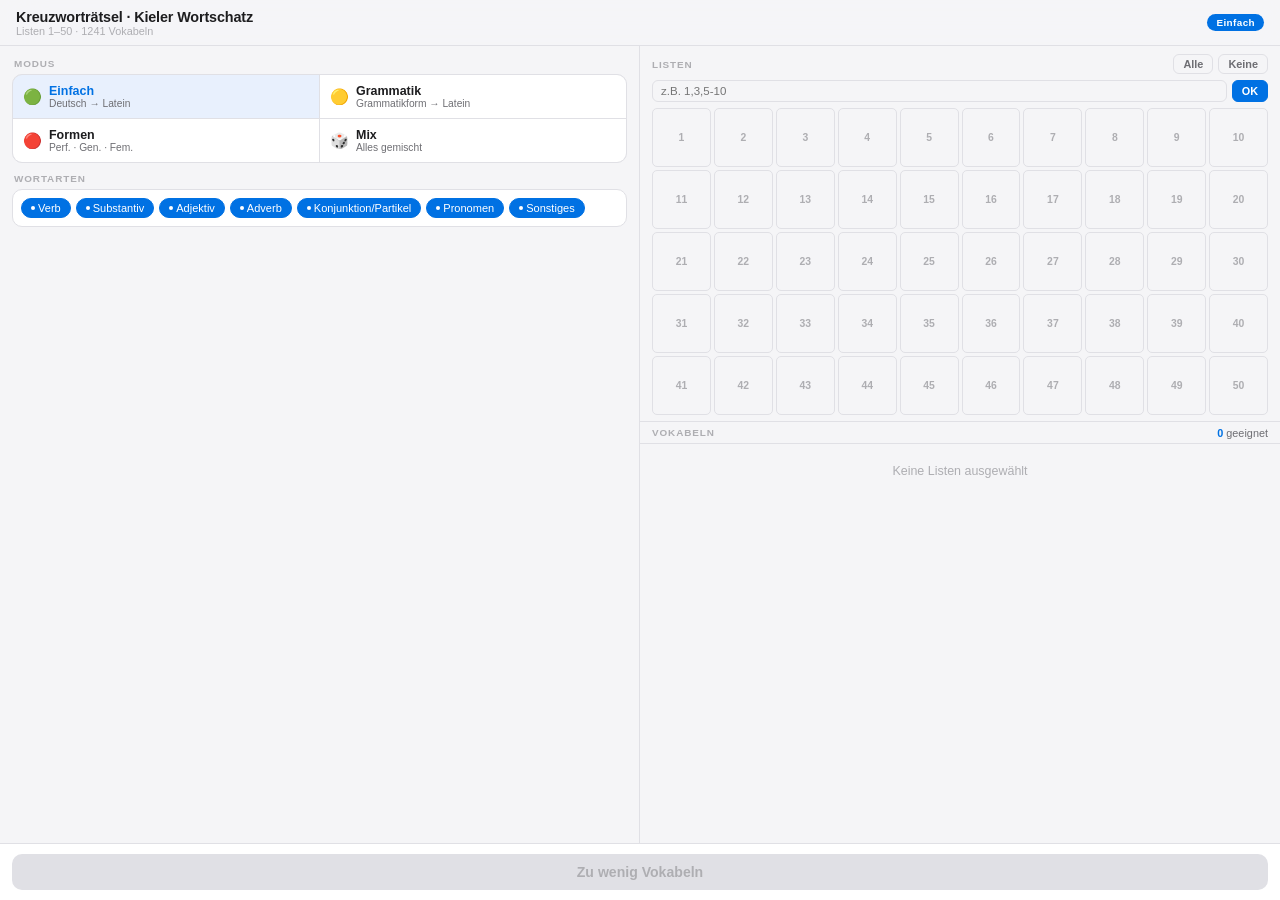
<file: legacy-index.html>
<!DOCTYPE html>
<html lang="de">
<head>
<meta charset="UTF-8">
<meta name="viewport" content="width=device-width, initial-scale=1.0, viewport-fit=cover">
<title>Kieler Wortschatz · Kreuzworträtsel</title>
<style>
*, *::before, *::after { box-sizing: border-box; margin: 0; padding: 0; -webkit-tap-highlight-color: transparent; }

:root {
  --bg: #f5f5f7;
  --surface: #ffffff;
  --border: #e0e0e5;
  --tx: #1d1d1f;
  --tx2: #6e6e73;
  --tx3: #aeaeb2;
  --blue: #0071e3;
  --blue-light: #e8f0fd;
  --green: #28cd41;
  --green-light: #eaf7ec;
  --red: #ff3b30;
  --red-light: #fff0ef;
  --cell: 32px;
  --r: 10px;
}

html, body { height: 100dvh; background: var(--bg); color: var(--tx); font-family: -apple-system, BlinkMacSystemFont, 'SF Pro Text', 'Helvetica Neue', sans-serif; overflow: hidden; }
@media (max-width: 700px) { html, body { overflow: auto; height: auto; } }
#app { display: flex; flex-direction: column; height: 100dvh; overflow: hidden; }
@media (max-width: 700px) { #app { height: auto; min-height: 100dvh; overflow: visible; } }

/* ── NAV ── */
.nav {
  height: 46px; flex-shrink: 0;
  background: rgba(245,245,247,0.88);
  backdrop-filter: saturate(180%) blur(20px);
  -webkit-backdrop-filter: saturate(180%) blur(20px);
  border-bottom: 1px solid var(--border);
  padding: 0 16px;
  display: flex; align-items: center; justify-content: space-between;
}
.nav-title { font-size: .9rem; font-weight: 600; color: var(--tx); letter-spacing: -.01em; }
.nav-sub { font-size: .68rem; color: var(--tx3); }
.nav-badge {
  font-size: .62rem; font-weight: 600; letter-spacing: .04em;
  padding: 3px 9px; border-radius: 99px;
  background: var(--blue); color: #fff;
}

/* ── VIEWS ── */
.view { display: none; flex: 1; flex-direction: column; overflow: hidden; min-height: 0; }
.view.active { display: flex; }
@media (max-width: 700px) { .view { overflow: visible; min-height: calc(100dvh - 46px); } }

/* ── SETUP – two-column desktop layout ── */
.setup-body {
  flex: 1; overflow: hidden; min-height: 0;
  display: grid;
  grid-template-columns: 1fr 1fr;
  grid-template-rows: 1fr auto;
  gap: 0;
}
@media (max-width: 700px) {
  .setup-body { display: flex; flex-direction: column; overflow: visible; padding-bottom: 16px; }
}

.setup-left  { border-right: 1px solid var(--border); overflow-y: auto; padding: 12px; display: flex; flex-direction: column; gap: 10px; }
.setup-right { overflow-y: auto; display: flex; flex-direction: column; }
.setup-footer { grid-column: 1 / -1; border-top: 1px solid var(--border); padding: 10px 12px; display: flex; align-items: center; gap: 10px; background: var(--surface); }

/* ── SECTION LABEL ── */
.sec-lbl { font-size: .62rem; font-weight: 600; color: var(--tx3); text-transform: uppercase; letter-spacing: .09em; margin-bottom: 5px; padding: 0 2px; }

.card { background: var(--surface); border-radius: var(--r); border: 1px solid var(--border); overflow: hidden; }

/* ── MODE ── */
.mode-grid { display: grid; grid-template-columns: 1fr 1fr; gap: 1px; background: var(--border); border-radius: var(--r); overflow: hidden; }
.mode-item {
  background: var(--surface); padding: 9px 10px;
  cursor: pointer; transition: background .1s;
  display: flex; align-items: center; gap: 7px;
  -webkit-user-select: none; user-select: none;
}
.mode-item:active { background: var(--bg); }
.mode-item.on { background: var(--blue-light); }
.mi-icon { font-size: .95rem; flex-shrink: 0; }
.mi-name { font-size: .78rem; font-weight: 600; color: var(--tx); }
.mi-desc { font-size: .64rem; color: var(--tx2); }
.mode-item.on .mi-name { color: var(--blue); }

/* ── FILTER ── */
.filter-wrap { padding: 8px; display: flex; flex-wrap: wrap; gap: 5px; }
.pill {
  display: inline-flex; align-items: center; gap: 3px;
  padding: 3px 9px; border-radius: 99px;
  border: 1px solid var(--border); background: var(--surface);
  font-size: .69rem; color: var(--tx2);
  cursor: pointer; transition: all .12s;
  -webkit-user-select: none; user-select: none;
}
.pill.on { background: var(--blue); border-color: var(--blue); color: #fff; }
.pill-dot { width: 4px; height: 4px; border-radius: 50%; background: currentColor; }

/* ── VOCAB LIST ── */
.vocab-row {
  display: flex; align-items: baseline; justify-content: space-between;
  padding: 6px 12px; border-bottom: 1px solid var(--border); gap: 8px;
}
.vocab-row:last-child { border-bottom: none; }
.vr-latin { font-size: .78rem; font-weight: 600; color: var(--tx); white-space: nowrap; }
.vr-de { font-size: .7rem; color: var(--tx2); flex: 1; min-width: 0; overflow: hidden; text-overflow: ellipsis; white-space: nowrap; }
.vr-cat {
  font-size: .58rem; font-weight: 600; padding: 1px 6px; border-radius: 99px;
  background: var(--bg); color: var(--tx3); border: 1px solid var(--border);
  white-space: nowrap; flex-shrink: 0;
}

/* ── FOOTER / GENERATE ── */
.setup-footer { display: flex; align-items: center; gap: 10px; }
.btn-xs {
  padding: 3px 9px; border-radius: 6px;
  border: 1px solid var(--border); background: var(--bg);
  font-size: .68rem; font-weight: 600; color: var(--tx2);
  cursor: pointer; font-family: inherit; white-space: nowrap;
}
.btn-xs:active { background: var(--border); }
.btn-xs-blue { background: var(--blue); border-color: var(--blue); color: #fff; }
.lb {
  aspect-ratio: 1; border-radius: 5px; border: 1px solid var(--border);
  background: var(--bg); color: var(--tx3); font-size: .65rem; font-weight: 600;
  cursor: pointer; display: flex; align-items: center; justify-content: center;
  -webkit-user-select: none; user-select: none; transition: all .1s;
}
.lb:active { opacity: .7; }
.lb.sel { background: var(--blue); border-color: var(--blue); color: #fff; }
.footer-stat { font-size: .72rem; color: var(--tx2); white-space: nowrap; }
.footer-stat strong { color: var(--blue); }
.btn-gen {
  flex: 1; padding: 10px 16px; border-radius: var(--r); border: none;
  background: var(--blue); color: #fff;
  font-size: .88rem; font-weight: 600; font-family: inherit;
  cursor: pointer; transition: opacity .15s;
  -webkit-user-select: none; user-select: none;
}
.btn-gen:active { opacity: .8; }
.btn-gen:disabled { background: var(--border); color: var(--tx3); cursor: not-allowed; }

/* ── PUZZLE ── */
.puzzle-scroll {
  flex: 1; overflow: hidden; min-height: 0;
  display: grid;
  grid-template-columns: auto 1fr;
  grid-template-rows: auto auto 1fr;
  gap: 0;
  padding: 0;
}
@media (max-width: 700px) {
  .puzzle-scroll { display: flex; flex-direction: column; overflow-y: auto; padding: 10px; gap: 10px; }
}
.pz-topbar {
  grid-column: 1 / -1;
  display: flex; align-items: center; justify-content: space-between; gap: 8px; flex-wrap: wrap;
  padding: 8px 12px; border-bottom: 1px solid var(--border);
  background: var(--surface); flex-shrink: 0;
}
.pz-left {
  padding: 10px; display: flex; flex-direction: column; gap: 8px;
  border-right: 1px solid var(--border); overflow: auto;
  grid-row: 2 / -1;
}
.pz-right {
  display: flex; flex-direction: column; overflow: hidden; min-height: 0;
  grid-row: 2 / -1;
}
.pz-progress {
  padding: 8px 12px; border-bottom: 1px solid var(--border); flex-shrink: 0;
  display: flex; align-items: center; gap: 10px;
}
.pz-clues { flex: 1; overflow-y: auto; display: grid; grid-template-columns: 1fr 1fr; }
@media (max-width: 700px) {
  .pz-topbar { order: 0; }
  .pz-left { border-right: none; border-bottom: 1px solid var(--border); order: 1; padding: 8px; }
  .pz-right { order: 2; }
  .pz-clues { grid-template-columns: 1fr 1fr; }
}

/* ── PUZZLE TOP ── */
.pz-top { display: flex; align-items: center; justify-content: space-between; gap: 8px; flex-wrap: wrap; }
.pz-info { font-size: .8rem; color: var(--tx2); }
.pz-acts { display: flex; gap: 6px; }
.btn-sm {
  padding: 7px 14px; border-radius: 8px;
  border: 1px solid var(--border); background: var(--surface);
  font-size: .76rem; font-weight: 600; color: var(--tx2);
  cursor: pointer; font-family: inherit; transition: all .12s;
}
.btn-sm:active { background: var(--bg); }
.btn-sm.primary { background: var(--blue); border-color: var(--blue); color: #fff; }

/* ── PROGRESS ── */
.progress-bar { display: flex; align-items: center; gap: 10px; }
.progress-pct { font-size: 1.1rem; font-weight: 700; color: var(--tx); min-width: 36px; }
.progress-track { flex: 1; height: 4px; background: var(--border); border-radius: 99px; overflow: hidden; }
.progress-fill { height: 100%; background: var(--blue); border-radius: 99px; transition: width .3s ease; width: 0%; }
.progress-label { font-size: .7rem; color: var(--tx3); }

/* ── ACTIVE CLUE ── */
.active-clue {
  background: var(--surface); border: 1px solid var(--border);
  border-radius: var(--r); padding: 11px 14px;
  display: none; gap: 10px; align-items: flex-start;
  border-left: 3px solid var(--blue);
}
.active-clue.show { display: flex; }
.ac-num { font-size: .72rem; font-weight: 700; color: var(--blue); min-width: 20px; padding-top: 1px; }
.ac-clue { flex: 1; font-size: .82rem; color: var(--tx); line-height: 1.4; }
.ac-meta { font-size: .66rem; color: var(--tx3); margin-top: 2px; }
.ac-dir { font-size: .66rem; font-weight: 600; color: var(--blue); flex-shrink: 0; padding-top: 1px; }

/* ── GRID ── */
.grid-wrap { overflow: auto; -webkit-overflow-scrolling: touch; }
.cw-grid {
  display: inline-grid; gap: 2px; padding: 4px;
  background: var(--border); border-radius: var(--r);
}
.cell { width: var(--cell); height: var(--cell); position: relative; }
.cell.blk { background: var(--tx); border-radius: 3px; }
.cell.wht {
  background: var(--surface); border-radius: 3px;
  border: 1px solid var(--border); cursor: pointer;
}
.cell.hi { background: #dce8fb; border-color: #a8c5f5 !important; }
.cell.cur { background: #1d63d9 !important; border-color: #1d63d9 !important; }
.cell.cur input { color: #fff !important; }
.cell.ok { background: var(--green-light) !important; border-color: #a0dba8 !important; }
.cell.ok input { color: #1a7f2a !important; }
.cell.ng { background: var(--red-light) !important; border-color: #ffb3af !important; }
.cell.ng input { color: var(--red) !important; }
.cell-num {
  position: absolute; top: 2px; left: 2px;
  font-size: .46rem; font-weight: 700; color: var(--tx2);
  line-height: 1; pointer-events: none; z-index: 1;
}
.cell input {
  position: absolute; inset: 0; width: 100%; height: 100%;
  background: transparent; border: none; outline: none;
  text-align: center; font-size: .92rem; font-weight: 700; color: var(--tx);
  cursor: pointer; text-transform: uppercase; font-family: inherit;
  padding-top: 4px; -webkit-user-select: none; user-select: none;
  caret-color: transparent;
}

/* ── CLUES ── */
.clue-panel { background: var(--surface); border-right: 1px solid var(--border); overflow: hidden; display: flex; flex-direction: column; }
.clue-panel:last-child { border-right: none; }
.clue-panel-hd {
  padding: 7px 12px; border-bottom: 1px solid var(--border);
  font-size: .66rem; font-weight: 600; color: var(--tx3);
  text-transform: uppercase; letter-spacing: .08em;
  display: flex; justify-content: space-between; align-items: center;
  flex-shrink: 0; background: var(--bg);
}
.clue-panel-hd span { color: var(--tx); font-size: .76rem; font-weight: 700; letter-spacing: 0; text-transform: none; }
.clue-list { display: flex; flex-direction: column; overflow-y: auto; flex: 1; }
.ci {
  padding: 8px 12px; border-bottom: 1px solid var(--border);
  display: flex; gap: 8px; cursor: pointer; transition: background .1s;
  -webkit-user-select: none; user-select: none;
}
.ci:last-child { border-bottom: none; }
.ci:active { background: var(--bg); }
.ci.act { background: var(--blue-light); }
.ci.done { opacity: .3; }
.ci-num { font-size: .7rem; font-weight: 700; color: var(--blue); min-width: 18px; flex-shrink: 0; padding-top: 1px; }
.ci-body { flex: 1; min-width: 0; }
.ci-clue { font-size: .77rem; color: var(--tx); line-height: 1.3; }
.ci-meta { font-size: .62rem; color: var(--tx3); margin-top: 2px; }
.mode-tag { display: inline-block; font-size: .58rem; font-weight: 600; padding: 1px 5px; border-radius: 4px; margin-right: 4px; }
.mt-easy { background: #eaf7ec; color: #1a7f2a; }
.mt-gram { background: #f0eafd; color: #7a2fbf; }
.mt-conj { background: #fff0ef; color: var(--red); }

/* ── TOAST ── */
.toast {
  position: fixed; bottom: max(env(safe-area-inset-bottom, 0px), 20px);
  left: 50%; transform: translateX(-50%) translateY(16px);
  background: rgba(29,29,31,.9);
  backdrop-filter: blur(16px); -webkit-backdrop-filter: blur(16px);
  border-radius: 99px; padding: 9px 20px;
  font-size: .78rem; color: #fff;
  opacity: 0; transition: all .25s; pointer-events: none; z-index: 999;
  white-space: nowrap;
}
.toast.show { opacity: 1; transform: translateX(-50%) translateY(0); }

/* ── HIDDEN INPUT ── */
.hidden-inp { position: fixed; opacity: 0; width: 1px; height: 1px; top: 50%; left: 50%; pointer-events: none; font-size: 16px; border: none; background: none; outline: none; }

/* ── LOADING ── */
.loading { display: flex; flex-direction: column; align-items: center; justify-content: center; flex: 1; gap: 10px; padding: 40px; }
.loading-ring { width: 28px; height: 28px; border: 2px solid var(--border); border-top-color: var(--blue); border-radius: 50%; animation: spin .8s linear infinite; }
.loading-txt { font-size: .84rem; color: var(--tx3); }
@keyframes spin { to { transform: rotate(360deg); } }

::-webkit-scrollbar { width: 4px; height: 4px; }
::-webkit-scrollbar-track { background: transparent; }
::-webkit-scrollbar-thumb { background: var(--border); border-radius: 99px; }
</style>
</head>
<body>

<div id="app">
<div class="nav">
  <div>
    <div class="nav-title">Kreuzworträtsel · Kieler Wortschatz</div>
    <div class="nav-sub">Listen 1–50 · 1241 Vokabeln</div>
  </div>
  <div class="nav-badge" id="navBadge">Einfach</div>
</div>

<!-- SETUP -->
<div id="vSetup" class="view active">
  <div class="setup-body">

    <!-- LEFT: controls -->
    <div class="setup-left">
      <div>
        <div class="sec-lbl">Modus</div>
        <div class="mode-grid card">
          <div class="mode-item on" onclick="setMode('easy',this)">
            <div class="mi-icon">🟢</div><div><div class="mi-name">Einfach</div><div class="mi-desc">Deutsch → Latein</div></div>
          </div>
          <div class="mode-item" onclick="setMode('gram',this)">
            <div class="mi-icon">🟡</div><div><div class="mi-name">Grammatik</div><div class="mi-desc">Grammatikform → Latein</div></div>
          </div>
          <div class="mode-item" onclick="setMode('conj',this)">
            <div class="mi-icon">🔴</div><div><div class="mi-name">Formen</div><div class="mi-desc">Perf. · Gen. · Fem.</div></div>
          </div>
          <div class="mode-item" onclick="setMode('mix',this)">
            <div class="mi-icon">🎲</div><div><div class="mi-name">Mix</div><div class="mi-desc">Alles gemischt</div></div>
          </div>
        </div>
      </div>

      <div>
        <div class="sec-lbl">Wortarten</div>
        <div class="card">
          <div class="filter-wrap" id="catFilters"></div>
        </div>
      </div>
    </div>

    <!-- RIGHT: list selector + vocab preview -->
    <div class="setup-right">
      <div style="padding:8px 12px 6px;border-bottom:1px solid var(--border);flex-shrink:0">
        <div style="display:flex;justify-content:space-between;align-items:center;margin-bottom:6px">
          <span style="font-size:.62rem;font-weight:600;color:var(--tx3);text-transform:uppercase;letter-spacing:.09em">Listen</span>
          <div style="display:flex;gap:5px">
            <button class="btn-xs" onclick="selAll()">Alle</button>
            <button class="btn-xs" onclick="selNone()">Keine</button>
          </div>
        </div>
        <div style="display:flex;gap:5px;margin-bottom:6px">
          <input id="rangeIn" type="text" placeholder="z.B. 1,3,5-10" inputmode="text"
            style="flex:1;padding:4px 8px;border-radius:6px;border:1px solid var(--border);background:var(--bg);font-size:.72rem;font-family:inherit;color:var(--tx);outline:none">
          <button class="btn-xs btn-xs-blue" onclick="applyRange()">OK</button>
        </div>
        <div id="listGrid" style="display:grid;grid-template-columns:repeat(10,1fr);gap:3px"></div>
      </div>
      <div style="padding:5px 12px 4px;border-bottom:1px solid var(--border);display:flex;justify-content:space-between;align-items:center;flex-shrink:0">
        <span style="font-size:.62rem;font-weight:600;color:var(--tx3);text-transform:uppercase;letter-spacing:.09em">Vokabeln</span>
        <span style="font-size:.68rem;color:var(--tx2)"><strong id="stF" style="color:var(--blue)">0</strong> geeignet</span>
      </div>
      <div id="vocabList" style="overflow-y:auto;flex:1"></div>
    </div>

    <!-- FOOTER -->
    <div class="setup-footer">
      <button class="btn-gen" id="btnGen" onclick="generate()" disabled>Rätsel generieren</button>
    </div>

  </div>
</div>

<!-- PUZZLE -->
<div id="vPuzzle" class="view">
  <div class="puzzle-scroll" id="pzScroll">
    <div class="loading"><div class="loading-ring"></div><div class="loading-txt">Wird erstellt…</div></div>
  </div>
</div>

</div>

<input class="hidden-inp" id="hiddenInp" type="text" maxlength="2"
  autocomplete="off" autocorrect="off" autocapitalize="characters" spellcheck="false">
<div class="toast" id="toast"></div>

<script>
var VOCAB = {"1":[["similis","ähnlich","Adjektiv","similis, simile"],["animadvertere","bemerken / vorgehen gegen","Verb","animadvertō, animadvertī, animadversum in"],["impellere","antreiben, veranlassen","Verb","impellō, impulī, impulsum"],["prex","die Bitte","Substantiv","precis f"],["ubī","wo / sobald","Konjunktion/Partikel",""],["oppūgnāre","angreifen","Verb","oppūgnō, oppūgnāvī, oppūgnātum"],["memorāre","erwähnen, berichten","Verb","memorō, memorāvī, memorātum"],["māgnus","groß","Adjektiv","māgna, māgnum"],["causa","die Ursache, die Sache, der Prozess","Substantiv","causae f"],["ūsque","ununterbrochen / seit / bis zu","Adverb","Adv. / ūsque ā/ab / ūsque ad"],["homō","der Mensch","Substantiv","hominis m"],["praesēns","anwesend","Adjektiv","praesēns / Gen. praesentis"],["inīre","hineingehen, beginnen","Verb","ineō, iniī, initum"],["quārtus","der vierte","Adjektiv","quārta, quārtum"],["gerere","ausführen, tragen","Verb","gerō, gessī, gestum"],["adicere","hinzufügen","Verb","adiciō, adiēci, adiectum"],["prīmus","der erste / erstens, zuerst","Adjektiv","prīma, prīmum / prīmō Adv."],["aedis","der Tempel / Pl.: das Haus","Substantiv","aedis f"],["genus","das Geschlecht, die Art","Substantiv","generis n"],["libet","es gefällt","Verb","Perf. libuit"],["caelum","der Himmel","Substantiv","caelī n"],["afficere","versehen mit","Verb","afficiō, affēcī, affectum mit Abl."],["cōnsīdere","sich setzen","Verb","cōnsīdō, cōnsēdī, cōnsessum"],["propter","wegen","Präposition","mit Akk."],["ibī","dort","Konjunktion/Partikel",""]],"2":[["fōns","die Quelle, der Ursprung","Substantiv","fontis m"],["aliēnus","fremd","Adjektiv","aliēna, aliēnum"],["aequus","eben, gleich, gerecht","Adjektiv","aequa, aequum"],["quia","weil","Konjunktion/Partikel",""],["sēcum","mit sich, bei sich","Konjunktion/Partikel","#NAME?"],["amīcus","der Freund","Substantiv","amīcī m"],["centum","hundert","Adverb/Zahlwort","indeklinabel"],["adventus","die Ankunft","Substantiv","adventūs m"],["asper","rau, streng","Adjektiv","aspera, asperum"],["potēns","mächtig, stark","Adjektiv","potēns / Gen. potentis"],["cōnspectus","der Anblick, das Blickfeld","Substantiv","cōnspectūs m"],["nāscī","entstehen, geboren werden / die Tochter/der Sohn","Verb","nāscor, nātus sum / nāta/nātus"],["dominus","der Herr","Substantiv","dominī m"],["quandō","wann","Konjunktion/Partikel",""],["expellere","vertreiben, verbannen","Verb","expellō, expulī, expulsum"],["ē / ex","aus","Präposition","mit Abl."],["initium","der Anfang","Substantiv","initiī n"],["arx","die Burg","Substantiv","arcis f"],["dexter","der rechte","Adjektiv","dextra, dextrum"],["recitāre","vorlesen","Verb","recitō, recitāvī, recitātum"],["īgnōtus","unbekannt","Adjektiv","īgnōta, īgnōtum"],["coniūrātiō","die Verschwörung","Substantiv","coniūrātiōnis f"],["incēdere","hineingehen","Verb","incēdō, incessī, incessum"],["hic","dieser (hier)","Pronomen","haec, hoc / Gen. huius, Dat. huic"],["culpa","die Schuld","Substantiv","culpae f"]],"3":[["vīvus","lebendig","Adjektiv","vīva, vīvum"],["equitātus","die Reiterei","Substantiv","equitātūs m"],["senex","der alte Mann","Substantiv","senis m"],["amīca","die Freundin","Substantiv","amīcae f"],["ipse","(er) selbst","Adjektiv","ipsa, ipsum / Gen. ipsīus, Dat. ipsī"],["vestis","die Kleidung","Substantiv","vestis f"],["lūctus","die Trauer","Substantiv","lūctūs m"],["an","ob, oder etwa","Konjunktion/Partikel",""],["rogāre","bitten, fragen","Verb","rogō, rogāvī, rogātum"],["imperātor","der Feldherr, der Kaiser","Substantiv","imperātōris m"],["aciēs","das Heer (in Schlachtordnung)","Substantiv","aciēī f"],["vix","kaum","Konjunktion/Partikel",""],["quamobrem","warum","Konjunktion/Partikel",""],["nōbilis","adelig, vornehm, berühmt","Adjektiv","nōbilis, nōbile"],["permittere","erlauben, überlassen","Verb","permittō, permīsī, permissum"],["locāre","aufstellen, setzen","Verb","locō, locāvī, locātum"],["abīre","weggehen","Verb","abeō, abiī, abitum"],["trādere","übergeben, überliefern","Verb","trādō, trādidī, trāditum"],["occidere","umkommen","Verb","occidō, occidī, ---"],["sūmere","nehmen","Verb","sūmō, sūmpsī, sūmptum"],["caput","der Kopf, die Hauptstadt","Substantiv","capitis n"],["exter","ausländisch","Adjektiv","extera, exterum"],["aestās","der Sommer","Substantiv","aestātis f"],["dēserere","verlassen, im Stich lassen","Verb","dēserō, dēseruī, dēsertum"],["brevis","kurz","Adjektiv","brevis, breve"]],"4":[["pius","pflichtbewusst, fromm","Adjektiv","pia, pium"],["animus","das Herz, der Geist, der Mut","Substantiv","animī m"],["damnāre","verurteilen wegen","Verb","damnō, damnāvī, damnātum mit Gen."],["cāsus","der Fall, der Zufall","Substantiv","casūs m"],["cōnsequī","nachfolgen, erreichen","Verb","cōnsequor, cōnsecūtus sum"],["dubitāre","zweifeln, zögern","Verb","dubitō, dubitāvī, dubitātum"],["suspīciō","der Verdacht, die Vermutung","Substantiv","suspīciōnis f"],["vehī","sich fortbewegen, fahren","Verb","vehor, vectus sum"],["fingere","sich ausdenken","Verb","fingō, fīnxī, fictum"],["iste","dieser (da)","Pronomen","ista, istud / Gen. istīus, Dat. istī"],["cīvis","der Bürger","Substantiv","cīvis m"],["quod","weil, dass","Konjunktion/Partikel",""],["auctor","der Verursacher, der Anführer, der Verfasser","Substantiv","auctōris m"],["dēsinere","aufhören","Verb","dēsinō, dēsiī, dēsitum"],["patī","(er)leiden, ertragen, zulassen","Verb","patior, passus sum"],["āra","der Altar","Substantiv","ārae f"],["mors","der Tod","Substantiv","mortis f"],["at","aber, jedoch","Konjunktion/Partikel",""],["cōnsuētūdō","die Gewohnheit","Substantiv","cōnsuētūdinis f"],["tacēre","schweigen, verschweigen","Verb","taceō, tacuī, tacitum"],["cōnsistere","haltmachen, sich aufstellen","Verb","cōnsistō, cōnstitī, ---"],["crēdere","glauben, anvertrauen","Verb","crēdo, crēdidī, crēditum"],["dōs","die Mitgift","Substantiv","dōtis f"],["fūr","der Dieb","Substantiv","fūris m"],["mulier","die Frau","Substantiv","mulieris f"]],"5":[["tantus","so groß, so viel / nur","Adjektiv","tanta, tantum / tantum Adv."],["parcus","sparsam","Adjektiv","parca, parcum"],["velut","wie (zum Beispiel)","Konjunktion/Partikel",""],["magis","mehr","Adverb","Adv."],["sine","ohne","Präposition","mit Abl."],["vīta","das Leben","Substantiv","vitae f"],["flūmen","der Fluss","Substantiv","flūminis n"],["negōtium","die Aufgabe","Substantiv","negōtiī n"],["cēnsēre","meinen, einschätzen","Verb","cēnseō, cēnsuī, cēnsum"],["tuus","dein","Adjektiv","tua, tuum"],["cella","die Kammer, der Keller, der Tempelraum","Substantiv","cellae f"],["nōnnūllī","einige, manche","Sonstiges","nōnnūllae, nōnnūlla"],["celer","schnell","Adjektiv","celeris, celere"],["sīcut","(so) wie","Konjunktion/Partikel",""],["iactāre","schleudern / rühmen","Verb","iactō, iactāvī, iactātum"],["tegere","bedecken, verdecken, schützen","Verb","tegō, tēxī, tēctum"],["admittere","hinzuziehen, zulassen","Verb","admittō, admīsī, admissum"],["nī / nisī","wenn nicht, außer","Konjunktion/Partikel",""],["opus","die Arbeit, das Werk","Substantiv","operis n"],["malum","das Übel","Substantiv","malī n"],["addūcere","heranführen, veranlassen","Verb","addūcō, addūxī, adductum"],["simulācrum","die Nachbildung, das Bild","Substantiv","simulācrī n"],["scelerātus","verbrecherisch / der Verbrecher","Substantiv","scelerāta, scelerātum / scelerātī m Subst."],["quīcumque","wer auch immer","Pronomen","quaecumque, quodcumque"],["bōs","das Rind","Substantiv","bovis m / f"]],"6":[["classis","die Flotte","Substantiv","classis f"],["occupāre","besetzen","Verb","occupō, occupāvī, occupātum"],["cōgere","versammeln, zwingen","Verb","cōgō, coēgī, coāctum"],["vīs","die Gewalt, die Kraft, die Menge","Substantiv","Akk. vim, Abl. vī, Pl. vīrēs, vīrium f"],["discēdere","auseinandergehen, weggehen","Verb","discēdō, discessī, discessum"],["parum","(zu) wenig","Adverb","Adv."],["cavēre","sich hüten vor","Verb","caveō, cavī, cautum mit Akk."],["appellāre","nennen","Verb","appellō, appellāvī, appellātum"],["condere","gründen / aufbewahren, verbergen","Verb","condō, condidī, conditum"],["membrum","das Körperteil","Substantiv","membrī n"],["iūrāre","schwören","Verb","iūrō, iūrāvī, iūrātum"],["lībertās","die Freiheit","Substantiv","lībertātis f"],["hinc","von hier","Konjunktion/Partikel",""],["pēior","schlechter","Adjektiv","pēior, pēius"],["sōlācium","der Trost","Substantiv","sōlāciī n"],["cēnāre","essen","Verb","cēnō, cēnāvī, cēnātum"],["nōndum","noch nicht","Konjunktion/Partikel",""],["opīniō","die Meinung, der (gute) Ruf","Substantiv","opīniōnis f"],["historia","die Geschichte, die Geschichtsschreibung","Substantiv","historiae f"],["lingua","die Zunge, die Sprache","Substantiv","linguae f"],["trīgintā","dreißig","Adverb/Zahlwort","indeklinabel"],["ēdūcere","herausführen","Verb","ēdūcō, ēdūxī, ēductum"],["anus","die alte Frau","Substantiv","anūs f"],["occīdere","niederhauen, töten","Verb","occīdō, occīdī, occīsum"],["complēre","anfüllen","Verb","compleō, complēvī, complētum"]],"7":[["quamvīs","auch wenn / beliebig","Konjunktion/Partikel","mit Konj. / ---"],["senātor","der Senator","Substantiv","senātōris m"],["tempus","die (passende) Zeit / die Umstände","Substantiv","temporis n"],["adversus","entgegengesetzt, feindlich / gegen, entgegen","Adjektiv","adversa, adversum / mit Akk."],["sānē","tatsächlich, wirklich","Adverb","Adv."],["sī","wenn, falls","Konjunktion/Partikel",""],["spatium","die Zeit, der Raum, der Zeitraum","Substantiv","spatiī n"],["clāmor","das Geschrei, der Lärm","Substantiv","clāmōris m"],["accendere","anzünden, anfeuern","Verb","accendō, accendī, accēnsum"],["condūcere","zusammenführen, anwerben","Verb","condūcō, condūxī, conductum"],["aeternus","ewig","Adjektiv","aeterna, aeternum"],["praetor","der Prätor","Substantiv","praetōris m"],["clam","heimlich","Adverb","Adv."],["perspicere","genau betrachten, erkennen","Verb","perspiciō, perspēxī, perspectum"],["captīvus","gefangen / der Gefangene","Substantiv","captīva, captīvum / captīvī m"],["conicere","(zusammen)werfen, vermuten","Verb","coniciō, coniēcī, coniectum"],["cor","das Herz","Substantiv","cordis n"],["medius","der mittlere","Adjektiv","media, medium"],["dīligere","lieben, verehren","Verb","dīligō, dīlēxī, dīlēctum"],["refert","es ist wichtig für jemanden","Sonstiges","mit Gen."],["dīgnus","einer Sache würdig","Adjektiv","dīgna, dīgnum mit Abl."],["ille","jener","Pronomen","illa, illud / Gen. illīus, Dat. illī"],["vidērī","(er)scheinen","Verb","videor, vīsus sum"],["neglegere","nicht beachten, vernachlässigen","Verb","neglegō, neglēxī, neglēctum"],["nūptiae","die Hochzeit","Substantiv","nūptiārum f Pl."]],"8":[["posterus","der folgende / der letzte / schließlich","Adjektiv","postera, posterum / postrēmus / postrēmō Adv."],["commovēre","bewegen, veranlassen","Verb","commoveō, commōvī, commōtum"],["cōnspicere","erblicken","Verb","cōnspiciō, cōnspēxī, cōnspectum"],["frūctus","die Frucht, der Ertrag, der Nutzen","Substantiv","frūctūs m"],["mūtāre","verändern, verwandeln","Verb","mūtō, mūtāvī, mūtātum"],["ēicere","hinauswerfen, vertreiben","Verb","ēiciō, ēiēcī, ēiectum"],["pōnere","setzen, (auf)stellen, (hin)legen","Verb","pōnō, posuī, positum"],["cupere","wünschen","Verb","cupiō, cupīvī, cupītum"],["dolus","die List","Substantiv","dolī m"],["aestus","die Flut, die Hitze","Substantiv","aestūs m"],["senātus","der Senat","Substantiv","senātūs m"],["emere","kaufen","Verb","emō, ēmī, ēmptum"],["pār","gleich / ebenso, gleichzeitig","Adjektiv","pār / Gen. paris / pariter Adv."],["cōnsilium","die Beratung, der Rat, der Plan","Substantiv","cōnsiliī n"],["inānis","leer, wertlos","Adjektiv","inānis, ināne"],["ingēns","gewaltig, ungeheuer","Adjektiv","ingēns / Gen. ingentis"],["sēnsus","der Sinn, das Gefühl","Substantiv","sēnsūs m"],["avus","der Großvater","Substantiv","avī m"],["iuventūs","die Jugend","Substantiv","iuventūtis f"],["atque / ac","und","Konjunktion/Partikel",""],["cōnferre","zusammentragen, vergleichen","Verb","cōnferō, cōntulī, collātum"],["haerēre","hängen, steckenbleiben","Verb","haereō, haesī, ---"],["plūs","mehr","Adjektiv","plūs / Gen. plūris"],["cōnscius","eingeweiht in / der Mitwisser","Substantiv","cōnscia, cōnscium / cōnsciī m Subst."],["recēns","frisch, neu","Adjektiv","recēns / Gen. recentis"]],"9":[["compōnere","ordnen, abfassen, vergleichen","Verb","compōnō, composuī, compositum"],["quasi","gleichsam, als ob","Konjunktion/Partikel",""],["audācia","die Frechheit, die Kühnheit","Substantiv","audāciae f"],["ita","so","Konjunktion/Partikel",""],["circumdare","umgeben","Verb","circumdō, circumdedī, circumdatum"],["deinde","dann","Konjunktion/Partikel",""],["peccāre","einen Fehler machen, sündigen","Verb","peccō, peccāvī, peccātum"],["excēdere","hinausgehen","Verb","excēdō, excessī, excessum"],["amāre","lieben","Verb","amō, amāvī, amātum"],["iungere","verbinden, vereinigen","Verb","iungō, iūnxī, iūnctum"],["quisnam","wer denn","Konjunktion/Partikel",""],["tū","du","Pronomen","Dat. tibī, Akk./Abl. tē"],["agere","tun, handeln, betreiben","Verb","agō, ēgī, āctum"],["adhūc","bis jetzt, noch","Konjunktion/Partikel",""],["vulgō","allgemein","Adverb","Adv."],["dēferre","hinbringen, überbringen","Verb","dēferō, dētulī, dēlātum"],["īnfēlīx","unglücklich","Adjektiv","īnfēlīx / Gen. īnfēlīcis"],["flectere","biegen","Verb","flectō, flexī, flexum"],["iterum","wieder(um)","Konjunktion/Partikel",""],["puer","der Junge","Substantiv","puerī m"],["comperīre","erfahren","Verb","comperiō, comperī, compertum"],["committere","anvertrauen / veranstalten","Verb","committō, commīsī, commissum"],["aureus","golden","Adjektiv","aurea, aureum"],["legere","lesen, auswählen","Verb","legō, legī, lēctum"],["pudor","der Anstand","Substantiv","pudōris m"]],"10":[["sinere","(zu)lassen","Verb","sinō, sīvī, situm"],["hūc","hierhin","Konjunktion/Partikel",""],["ōrnāre","ausstatten, schmücken","Verb","ōrnō, ōrnāvī, ōrnātum"],["referre","zurückbringen, berichten","Verb","referō, rettulī, relātum"],["possidēre","besitzen","Verb","possideō, possēdī, possessum"],["pudet","es beschämt","Verb","Perf. puduit"],["imāgō","das Bild","Substantiv","imāginis f"],["metus","die Furcht","Substantiv","metūs m"],["imperāre","befehlen, herrschen über","Verb","imperō, imperāvī, imperātum mit Dat."],["contendere","sich anstrengen, kämpfen / eilen / behaupten","Verb","contendō, contendī, contentum"],["dīvīnus / dīvus","göttlich","Adjektiv","dīvīna, dīvīnum / dīva, dīvum"],["laus","das Lob, der Ruhm","Substantiv","laudis f"],["paulō / paulum","ein wenig","Adverb","Adv."],["extrā","außerhalb von","Präposition","mit Akk."],["obsecrāre","anflehen","Verb","obsecrō, obsecrāvī, obsecrātum"],["currus","der Wagen","Substantiv","currūs m"],["omittere","aufgeben, weglassen","Verb","omittō, omīsī, omissum"],["ruere","eilen, stürmen, stürzen","Verb","ruō, ruī, rutum"],["dēdere","übergeben, ausliefern","Verb","dēdō, dēdidī, dēditum"],["aedificāre","bauen","Verb","aedificō, aedificāvī, aedificātum"],["scelus","das Verbrechen","Substantiv","sceleris n"],["līber","frei","Adjektiv","lībera, līberum"],["verbum","das Wort, die Äußerung","Substantiv","verbī n"],["lectus","das Bett, die Liege","Substantiv","lectī m"],["-ve","oder","Konjunktion/Partikel",""]],"11":[["ob","wegen, für","Präposition","mit Akk."],["latus","die Seite, die Flanke","Substantiv","lateris n"],["trānsīre","hinübergehen, überschreiten","Verb","trānseō, trānsiī, trānsitum"],["offerre","entgegenbringen, anbieten","Verb","offerō, obtulī, oblātum"],["reliquus","übrig","Adjektiv","reliqua, reliquum"],["dēesse","abwesend sein, fehlen","Sonstiges","dēsum, dēfuī, ---"],["esse","sein, sich befinden","Sonstiges","sum, fuī, ---"],["pars","der Teil, die Seite","Substantiv","partis f"],["nōlle","nicht wollen","Verb","nōlō, nōluī, ---"],["dēscendere","herabsteigen","Verb","dēscendō, dēscendī, dēscēnsum"],["procul","(von) fern","Konjunktion/Partikel",""],["exemplum","das Beispiel, das Vorbild","Substantiv","exemplī n"],["sacerdōs","der Priester / die Priesterin","Substantiv","sacerdōtis m / f"],["sequī","jemandem folgen","Verb","sequor, secūtus sum mit Akk."],["mōns","der Berg","Substantiv","montis m"],["forte","zufällig","Adverb","Adv."],["dē","von, über","Präposition","mit Abl."],["vīcus","das Dorf, die Gasse","Substantiv","vīcī m"],["plēbs","das (einfache) Volk","Substantiv","plēbis f"],["cōnfīdere","vertrauen","Verb","cōnfīdō, cōnfīsus sum"],["subitō","plötzlich","Adverb","Adv."],["turbāre","durcheinanderbringen","Verb","turbō, turbāvī, turbātum"],["paene","fast","Konjunktion/Partikel",""],["fīdūcia","das Vertrauen","Substantiv","fīdūciae f"],["parcere","jemanden schonen, etwas sparen","Verb","parcō, pepercī, --- mit Dat."]],"12":[["prō","für, anstelle von","Präposition","mit Abl."],["sīdus","der Stern, das Sternbild","Substantiv","sīderis n"],["dīves","reich","Adjektiv","dīves / Gen. dīvitis"],["orbis","der (Kreis)lauf / der Erdkreis, die Welt","Substantiv","orbis m"],["prīnceps","der führende Mann","Substantiv","prīncipis m"],["laetus","fröhlich","Adjektiv","laeta, laetum"],["incertus","unsicher","Adjektiv","incerta, incertum"],["pectus","die Brust, das Herz","Substantiv","pectoris n"],["spīritus","der Atem, der Geist","Substantiv","spiritūs m"],["multī","viele / (um) viel / viel, sehr","Adverb","multae, multa / multō/multum Adv."],["tribuere","zuteilen, schenken","Verb","tribuō, tribuī, tribūtum"],["gladius","das Schwert","Substantiv","gladiī m"],["prīvātus","privat, persönlich","Adjektiv","prīvāta, prīvātum"],["turpis","hässlich, schändlich","Adjektiv","turpis, turpe"],["ēiusmodī","derartig, so beschaffen","Adverb/Zahlwort","indeklinabel"],["quīdam","ein (gewisser) / Pl.: einige","Pronomen","quaedam, quoddam Adj. / quiddam Subst."],["rēgnum","die Königsherrschaft, das Königreich","Substantiv","rēgnī n"],["comes","der Begleiter","Substantiv","comitis m"],["facinus","die Tat, die Untat","Substantiv","facinoris n"],["campus","das Feld","Substantiv","campī m"],["īnfestus","feindlich","Adjektiv","īnfesta, īnfestum"],["incendere","anzünden, anfeuern","Verb","incendō, incendī, incēnsum"],["hercule(s)","beim Herkules","Konjunktion/Partikel",""],["alere","ernähren, großziehen","Verb","alō, aluī, altum"],["dolēre","schmerzen / Schmerz empfinden","Verb","doleō, doluī, ---"]],"13":[["inquam","ich sag(t)e","Verb","3. Pers. Sg. inquit"],["neque / nec","und nicht, auch nicht / weder ... noch","Konjunktion/Partikel","neque…neque / nec…nec"],["suspicārī","vermuten","Verb","suspicor, suspicātus sum"],["perniciēs","das Verderben, die Vernichtung","Substantiv","perniciēī f"],["alter","der eine, der andere (von zweien)","Adjektiv","altera, alterum / Gen. alterīus"],["īgnārus","unwissend","Adjektiv","īgnāra, īgnārum"],["humus","der (Erd-)Boden","Substantiv","humī f"],["passus","der Schritt","Substantiv","passūs m"],["avāritia","der Geiz, die Habgier","Substantiv","avāritiae f"],["spērāre","hoffen, erwarten","Verb","spērō, spērāvī, spērātum"],["adiungere","hinzufügen, anschließen","Verb","adiungō, adiūnxī, adiūnctum"],["forīs","draußen","Konjunktion/Partikel",""],["studium","die Begeisterung, die Beschäftigung","Substantiv","studiī n"],["ūllus","irgendein","Adjektiv","ūlla, ūllum / Gen. ūllīus, Dat. ūllī"],["studēre","studieren, sich bemühen um","Verb","studeō, studuī, --- mit Dat."],["pāx","der Frieden","Substantiv","pācis f"],["fēmina","die Frau","Substantiv","fēminae f"],["parēre","gehorchen","Verb","pareō, paruī, ---"],["ācer","scharf, heftig","Adjektiv","ācris, ācre"],["improbus","schlecht, unanständig","Adjektiv","improba, improbum"],["accipere","erhalten, annehmen","Verb","accipiō, accēpī, acceptum"],["cūnctī","alle (zusammen)","Sonstiges","cūnctae, cūncta"],["invenīre","(er)finden","Verb","inveniō, invēnī, inventum"],["hīc","hier","Konjunktion/Partikel",""],["iacēre","liegen","Verb","iaceō, iacuī, ---"]],"14":[["honestus","ehrenhaft","Adjektiv","honesta, honestum"],["fūnus","das Begräbnis, der Untergang","Substantiv","fūneris n"],["necessārius","notwendig","Adjektiv","necessāria, necessārium"],["praebēre","geben, hinhalten / sich zeigen","Verb","praebeō, praebuī, praebitum / sē praebēre"],["potis","stark, möglich / eher, lieber","Adjektiv","potis, pote / potius Adv."],["intrā","innerhalb von","Präposition","mit Akk."],["āctiō","die Tätigkeit","Substantiv","āctiōnis f"],["exīre","herausgehen","Verb","exeō, exiī, exitum"],["praeferre","vorziehen","Verb","praeferō, praetulī, praelātum"],["gemitus","das Seufzen","Substantiv","gemitūs m"],["mīlle","tausend","Substantiv","Sg. indeklinabel / Pl. mīlia, mīlium n"],["praedicāre","behaupten","Verb","praedicō, praedicāvī, praedicātum"],["leō","der Löwe","Substantiv","leōnis m"],["convertere","umwenden","Verb","convertō, convertī, conversum"],["dēfendere","abwehren, verteidigen","Verb","dēfendō, dēfendī, dēfēnsum"],["dēsīderāre","ersehnen","Verb","dēsīderō, dēsīderāvī, dēsīderātum"],["quālis","was für ein / solch ein ... wie","Adjektiv","quālis, quāle / tālis … quālis"],["ostendere","zeigen","Verb","ostendō, ostendī, ostentum"],["indicium","die Anzeige, das Zeichen","Substantiv","indiciī n"],["ūsus","der Nutzen, die Nutzung","Substantiv","ūsūs m"],["sinister","der linke","Adjektiv","sinistra, sinistrum"],["coniungere","verbinden, vereinigen","Verb","coniungō, coniūnxī, coniūnctum"],["fātum","der Götterspruch, das Schicksal","Substantiv","fātī n"],["eques","der Reiter","Substantiv","equitis m"],["audēre","wagen","Verb","audeō, ausus sum"]],"15":[["inter","zwischen, unter, während","Präposition","mit Akk."],["sēdēs","der (Wohn-)Sitz","Substantiv","sēdis f"],["lūmen","das (Augen-)Licht","Substantiv","lūminis n"],["persequī","verfolgen","Verb","persequor, persecūtus sum"],["cūria","die Kurie (Sitzungsgebäude des Senats)","Substantiv","cūriae f"],["urbs","die Stadt (Rom)","Substantiv","urbis f"],["apud","(nahe) bei","Präposition","mit Akk."],["exercitus","das Heer","Substantiv","exercitūs m"],["aliter","anders, sonst","Konjunktion/Partikel",""],["victōria","der Sieg","Substantiv","victōriae f"],["epistula","der Brief","Substantiv","epistulae f"],["optāre","wünschen","Verb","optō, optāvī, optātum"],["dēpōnere","ablegen","Verb","dēpōnō, dēposuī, dēpositum"],["nēve / neu","und nicht, auch nicht","Konjunktion/Partikel",""],["sermō","die Äußerung, das Gespräch, die Sprache","Substantiv","sermōnis m"],["plūrēs","mehrere","Adjektiv","plūrēs, plūra"],["grandis","groß, bedeutend","Adjektiv","grandis, grande"],["Rōmānus","römisch / der Römer","Substantiv","Rōmāna, Rōmānum / Rōmānī m Subst."],["corrumpere","verderben, bestechen","Verb","corrumpō, corrūpī, corruptum"],["cārus","lieb, teuer","Adjektiv","cāra, cārum"],["tuērī","anschauen, schützen","Verb","tueor, tuitus sum"],["fugere","fliehen, meiden","Verb","fugiō, fūgī, ---"],["dēmōnstrāre","zeigen, beweisen","Verb","dēmōnstrō, dēmōnstrāvī, dēmōnstrātum"],["virtūs","die Tugend, die Tüchtigkeit, die Tapferkeit","Substantiv","virtūtis f"],["remanēre","(zurück)bleiben","Verb","remaneō, remānsī, ---"]],"16":[["populus","das Volk","Substantiv","populī m"],["oculus","das Auge","Substantiv","oculī m"],["celeritās","die Schnelligkeit","Substantiv","celeritātis f"],["religiō","die Frömmigkeit, der Glaube, die (Gottes-)Verehrung","Substantiv","religiōnis f"],["fallere","täuschen, betrügen","Verb","fallō, fefellī, ---"],["sinus","der Bogen, die Brust, die Bucht","Substantiv","sinūs m"],["dea","die Göttin","Substantiv","deae f"],["portus","der Hafen","Substantiv","portūs m"],["marītus","der Ehemann","Substantiv","marītī m"],["diēs","der Tag","Substantiv","diēī m"],["putāre","glauben, meinen / halten für","Verb","putō, putāvī, putātum"],["querī","klagen, (sich) beklagen","Verb","queror, questus sum"],["cēna","die Mahlzeit","Substantiv","cēnae f"],["cōnsulere","um Rat fragen / sorgen für","Verb","cōnsulō, cōnsuluī, cōnsultum mit Akk./Dat."],["īra","der Zorn","Substantiv","īrae f"],["officium","die Pflicht, der Dienst","Substantiv","officiī n"],["respondēre","antworten","Verb","respondeō, respondī, respōnsum"],["egō","ich","Pronomen","Dat. mihī, Akk./Abl. mē"],["ēgredī","herausgehen","Verb","ēgredior, ēgressus sum"],["soror","die Schwester","Substantiv","sorōris f"],["lātus","breit, weit","Adjektiv","lāta, lātum"],["versārī","sich aufhalten","Verb","versor, versātus sum"],["hospes","der Gast, der Gastgeber","Substantiv","hospitis m"],["ōdisse","hassen","Verb","---, ōdī, ōsum"],["bibere","trinken","Verb","bibō, bibī"]],"17":[["opportūnus","geeignet, günstig","Adjektiv","opportūna, opportūnum"],["cōnsul","der Konsul","Substantiv","cōnsulis m"],["turris","der Turm","Substantiv","turris f"],["libenter","gern","Konjunktion/Partikel",""],["plūrimī","die meisten / am meisten","Adverb","plūrimae, plūrima / plūrimum Adv."],["manus","die Hand / die Schar","Substantiv","manūs f"],["exspectāre","(er)warten","Verb","exspectō, exspectāvī, exspectātum"],["idōneus","geeignet, passend","Adjektiv","idōnea, idōneum"],["stultus","dumm","Adjektiv","stulta, stultum"],["aliquis","irgendjemand","Pronomen","aliquid / Gen. alicuius"],["dēficere","schwach werden, zu Ende gehen, verlassen","Verb","dēficiō, dēfēcī, dēfectum"],["prōtinus","sofort","Konjunktion/Partikel",""],["nūntiāre","melden","Verb","nūntiō, nūntiāvī, nūntiātum"],["persuādēre","jemanden überreden, überzeugen","Verb","persuādeō, persuāsī, persuāsum mit Dat."],["mercēs","der Lohn","Substantiv","mercēdis f"],["habēre","haben, halten (für)","Verb","habeō, habuī, habitum"],["beneficium","die gute Tat","Substantiv","beneficiī n"],["ingenium","die Begabung, der Charakter","Substantiv","ingeniī n"],["familiāris","freundschaftlich, vertraut / der Freund","Substantiv","familiāris, familiāre Adj. / familiāris m Subst."],["septimus","der siebte","Adjektiv","septima, septimum"],["bellum","der Krieg","Substantiv","bellī n"],["tangere","berühren","Verb","tangō, tetigī, tāctum"],["praeceps","steil / schnell, überstürzt","Adjektiv","praeceps / Gen. praecipitis"],["resistere","Widerstand leisten","Verb","resistō, restitī, ---"],["falsus","falsch","Adjektiv","falsa, falsum"]],"18":[["frōns","die Stirn, die Vorderseite","Substantiv","frontis m"],["venīre","kommen","Verb","veniō, vēnī, ventum"],["minor","kleiner / weniger","Adverb","minor, minus / minus Adv."],["sponte meā","von selbst","Sonstiges","sponte tuā, sponte suā"],["mātūrus","reif","Adjektiv","mātūra, mātūrum"],["armātus","bewaffnet","Adjektiv","armāta, armātum"],["quotiēns","wie oft, so oft","Konjunktion/Partikel",""],["dare","geben","Verb","dō, dedī, datum"],["vērus","wahr, echt, richtig / wirklich, aber","Adjektiv","vēra, vērum / vērō Adv."],["tam","so / so … wie","Konjunktion/Partikel","tam … quam"],["mēcum","mit mir","Konjunktion/Partikel","#NAME?"],["repetere","zurückfordern, wiederholen","Verb","repetō, repetīvī, repetītum"],["loquī","sprechen","Verb","loquor, locūtus sum"],["cognōscere","erkennen","Verb","cognōscō, cognōvī, cognitum"],["incolumis","unverletzt, wohlbehalten","Adjektiv","incolumis, incolume"],["īgnōrāre","nicht kennen, nicht wissen","Verb","īgnōrō, īgnōrāvī, īgnōrātum"],["occultus","geheim, verborgen","Adjektiv","occulta, occultum"],["silva","der Wald","Substantiv","silvae f"],["flēre","(be)weinen","Verb","fleō, flēvī, flētum"],["dēlectāre","erfreuen","Verb","dēlectō, dēlectāvī, delectātum"],["nōmināre","nennen","Verb","nōminō, nōmināvī, nōminātum"],["cupidus","(be)gierig nach","Adjektiv","cupida, cupidum mit Gen."],["lēgātus","der Gesandte","Substantiv","lēgātī m"],["cūra","die Sorge, die Pflege","Substantiv","cūrae f"],["īnsula","die Insel / der Wohnblock","Substantiv","īnsulae f"]],"19":[["posteā","später","Adverb","Adv."],["prōdūcere","(vor)führen","Verb","prōdūcō, prōdūxī, prōductum"],["beātus","glücklich","Adjektiv","beāta, beātum"],["petere","erstreben, bitten, verlangen","Verb","petō, petīvī, petītum"],["nūbere","jemanden heiraten","Verb","nūbō, nūpsī, nūptum mit Dat."],["totiēns","so oft","Konjunktion/Partikel",""],["frangere","zerbrechen","Verb","frangō, frēgī, frāctum"],["sīc","so","Konjunktion/Partikel",""],["dīvidere","teilen, trennen","Verb","dīvidō, dīvīsī, dīvīsum"],["placēre","gefallen / es gefällt","Verb","placeō, placuī, placitum / placet"],["intrāre","eintreten, betreten","Verb","intrō, intrāvī, intrātum"],["experīrī","erfahren, versuchen","Verb","experior, expertus sum"],["nō(vi)sse","wissen, kennen","Verb","---, nōvī, ---"],["morbus","die Krankheit","Substantiv","morbī m"],["īgnis","das Feuer","Substantiv","īgnis m"],["mēns","der Geist, der Verstand","Substantiv","mentis f"],["ut","wie / (so)dass, damit","Konjunktion/Partikel","mit Ind./Konj."],["māior","größer","Adjektiv","māior, māius"],["ēmittere","herausschicken, freilassen","Verb","ēmittō, ēmīsī, ēmissum"],["comprehendere","ergreifen, begreifen","Verb","comprehendō, comprehendī, comprehēnsum"],["abesse","weg sein","Sonstiges","absum, āfuī, ---"],["paucī","wenige","Sonstiges","paucae, pauca"],["equidem","ich allerdings","Konjunktion/Partikel",""],["īnstāre","bevorstehen, hart zusetzen","Verb","īnstō, īnstitī, ---"],["acerbus","bitter","Adjektiv","acerba, acerbum"]],"20":[["iūdex","der Richter","Substantiv","iūdicis m"],["speciēs","das Aussehen","Substantiv","speciēī f"],["stāre","stehen","Verb","stō, stetī, statum"],["anteā","vorher, früher","Adverb","Adv."],["sōl","die Sonne","Substantiv","sōlis m"],["addere","hinzufügen","Verb","addō, addidī, additum"],["attingere","berühren","Verb","attingō, attigī, attāctum"],["quīnque","fünf","Adverb/Zahlwort","indeklinabel"],["requīrere","suchen nach, fragen nach","Verb","requīrō, requīsīvī, requīsītum"],["castra","das Lager","Substantiv","castrōrum n Pl."],["-que","und / sowohl … als auch","Konjunktion/Partikel","-que … -que"],["memoria","die Erinnerung / die Zeit","Substantiv","memoriae f"],["precārī","bitten","Verb","precor, precātus sum"],["aspicere","erblicken","Verb","aspiciō, aspēxī, aspectum"],["inimīcus","feindlich / der Feind","Substantiv","inimīca, inimīcum / inimīcī m"],["forum","der Marktplatz","Substantiv","forī n"],["perdere","verlieren, zugrunde richten","Verb","perdō, perdidī, perditum"],["venia","die Gnade, die Verzeihung, die Erlaubnis","Substantiv","veniae f"],["nōs","wir","Sonstiges","Dat./Abl. nōbīs, Akk. nōs"],["commodum","die Bequemlichkeit, der Vorteil","Substantiv","commodī n"],["obtinēre","haben, halten","Verb","obtineō, obtinuī, obtentum"],["fatērī","bekennen","Verb","fateor, fassus sum"],["cornū","das Horn, der Heeresflügel","Substantiv","cornūs n"],["in","in, gegen / in, auf","Präposition","mit Akk. / mit Abl."],["miser","arm, elend","Adjektiv","misera, miserum"]],"21":[["inopia","der Mangel, die Not","Substantiv","inopiae f"],["imprīmīs","besonders, vor allem","Konjunktion/Partikel",""],["ergō","also","Konjunktion/Partikel",""],["sentīre","fühlen, meinen","Verb","sentiō, sēnsī, sēnsum"],["melior","besser","Adjektiv","melior, melius"],["equus","das Pferd","Substantiv","equī m"],["pauper","arm","Adjektiv","pauper / Gen. pauperis"],["lītus","der Strand, die Küste","Substantiv","lītoris n"],["nihil / nīl","nichts, gar nicht","Konjunktion/Partikel",""],["itaque","deshalb","Konjunktion/Partikel",""],["vetus","alt","Adjektiv","vetus / Gen. veteris"],["ōrāre","bitten, beten","Verb","ōrō, ōrāvī, ōrātum"],["bonum","das Gut(e)","Substantiv","bonī n"],["redīre","zurückgehen, zurückkehren","Verb","redeō, rediī, reditum"],["corpus","der Körper, der Leichnam","Substantiv","corporis n"],["saevus","wild, wütend","Adjektiv","saeva, saevum"],["prōmittere","versprechen","Verb","prōmittō, prōmīsī, promissum"],["iūcundus","angenehm, erfreulich","Adjektiv","iūcunda, iūcundum"],["et","und, auch / sowohl ... als auch","Sonstiges","et ... et"],["patēre","offenstehen, sich erstrecken","Verb","pateō, patuī, ---"],["anima","der Atem, die Seele, das Leben","Substantiv","animae f"],["lēgātiō","die Gesandtschaft","Substantiv","lēgātiōnis f"],["pretium","der Preis, der Wert, das Geld","Substantiv","pretiī n"],["mūnus","die Aufgabe, das Geschenk","Substantiv","mūneris n"],["nōmen","der Name","Substantiv","nōminis n"]],"22":[["posterī","die Nachkommen","Substantiv","posterōrum m"],["apertus","offen","Adjektiv","aperta, apertum"],["praesidium","der Schutz, der (Wach-)Posten","Substantiv","praesidiī n"],["inīquus","ungerecht","Adjektiv","inīqua, inīquum"],["vindicāre","bestrafen","Verb","vindicō, vindicāvī, vindicātum"],["ultrō","freiwillig, von sich aus","Adverb","Adv."],["āēr","die Luft","Substantiv","āeris m"],["decem","zehn","Adverb/Zahlwort","indeklinabel"],["supplicium","das Bitten, die Strafe, die Hinrichtung","Substantiv","suppliciī n"],["suus","sein, ihr","Adjektiv","sua, suum"],["vincere","(be)siegen","Verb","vincō, vīcī, victum"],["cōnscrībere","aufschreiben, verfassen","Verb","cōnscrībō, cōnscrīpsī, cōnscrīptum"],["saeculum","die Zeit, das Zeitalter","Substantiv","saeculī n"],["laetitia","die Freude","Substantiv","laetitiae f"],["tempestās","der Sturm, das (Un-)Wetter","Substantiv","tempestātis f"],["locus","der Ort","Substantiv","locī m, Pl. loca n"],["nūmen","die Gottheit, der göttliche Wille","Substantiv","nūminis n"],["iūdicāre","(be)urteilen","Verb","iūdicō, iudicāvī, iūdicātum"],["circum","um ... herum","Präposition","mit Akk."],["fābula","die Erzählung, die Geschichte, das Theaterstück","Substantiv","fābulae f"],["via","der Weg, die Straße","Substantiv","viae f"],["accidere","geschehen","Verb","accidō, accidī, ---"],["āmittere","aufgeben, verlieren","Verb","āmittō, āmīsī, āmissum"],["aestimāre","einschätzen","Verb","aestimō, aestimāvī, aestimātum"],["exstinguere","auslöschen, vernichten","Verb","exstinguō, extīnxī, extīnctum"]],"23":[["servāre","retten vor","Verb","servō, servāvī, servātum ā/ab"],["gravis","schwer, ernst","Adjektiv","gravis, grave"],["cōnārī","versuchen","Verb","cōnor, cōnātus sum"],["pater","der Vater / die Senatoren","Substantiv","patris m / patrēs cōnscrīptī m Pl."],["dēligere","auswählen","Verb","dēligō, dēlēgī, dēlectum"],["vīnum","der Wein","Substantiv","vīnī n"],["grātus","dankbar, willkommen","Adjektiv","grāta, grātum"],["corripere","ergreifen, an sich reißen","Verb","corripiō, corripuī, correptum"],["satis","genug","Adverb","Adv."],["potestās","die Macht, die Amtsgewalt","Substantiv","potestātis f"],["etsī","auch wenn","Konjunktion/Partikel",""],["supplex","bittend","Adjektiv","supplex / Gen. supplicis"],["immortālis","unsterblich","Adjektiv","immortālis, immortāle"],["salūs","die Gesundheit, die Rettung, das Glück / der Gruß","Substantiv","salūtis f"],["exigere","fordern, vollenden","Verb","exigō, exēgī, exāctum"],["collum","der Hals","Substantiv","collī n"],["quattuor","vier","Adverb/Zahlwort","indeklinabel"],["tēctum","das Dach, das Haus","Substantiv","tēctī n"],["līberī","die Kinder","Substantiv","līberōrum m Pl."],["premere","(unter)drücken, bedrängen","Verb","premō, pressī, pressum"],["crīmen","das Verbrechen, die Beschuldigung","Substantiv","crīminis n"],["auctōritās","das Ansehen, der Einfluss, die Macht","Substantiv","auctōritātis f"],["tēcum","mit dir","Konjunktion/Partikel","#NAME?"],["honor / honōs","die Ehre, das Ehrenamt","Substantiv","honōris m"],["aurum","das Gold","Substantiv","aurī n"]],"24":[["opera","die Arbeit","Substantiv","operae f"],["summus","der oberste, der höchste","Adjektiv","summa, summum"],["paulātim","allmählich","Adverb","Adv."],["īnsequī","(ver)folgen","Verb","īnsequor, īnsecūtus sum"],["necesse est","es ist notwendig","Konjunktion/Partikel",""],["noster","unser","Adjektiv","nostra, nostrum"],["aura","die Luft","Substantiv","aurae f"],["ēgregius","hervorragend","Adjektiv","ēgregia, ēgregium"],["alius","ein anderer / der eine … der andere","Sonstiges","alia, aliud / Gen. alterīus"],["saxum","der Fels, der Stein","Substantiv","saxī n"],["condiciō","die Bedingung, die Lage","Substantiv","condiciōnis f"],["ūnus","ein (einziger) / zusammen","Adjektiv","ūna, ūnum / Gen. ūnīus / ūnā Adv."],["iūs","das Recht","Substantiv","iūris n"],["ars","die Kunst, die Eigenschaft","Substantiv","artis f"],["porta","die Tür","Substantiv","portae f"],["dīligēns","sorgfältig","Adjektiv","dīligēns / Gen. dīligentis"],["malus","schlecht","Adjektiv","mala, malum / male Adv."],["mortuus","tot","Adjektiv","mortua, mortuum"],["ōtium","die Freizeit, die Freizeitbeschäftigung","Substantiv","ōtiī n"],["dēbēre","müssen, sollen, schulden","Verb","dēbeō, dēbuī, dēbitum"],["ferrum","das Eisen, die Waffe (aus Eisen), das Schwert","Substantiv","ferrī n"],["impetus","der Angriff, der Schwung","Substantiv","impetūs m"],["nūper","neulich","Konjunktion/Partikel",""],["flāgitium","die Schande, die Schandtat","Substantiv","flāgitiī n"],["rēgius","königlich","Adjektiv","rēgia, rēgium"]],"25":[["per","durch","Präposition","mit Akk."],["valē","lebe wohl","Konjunktion/Partikel",""],["cēterī","die übrigen / übrigens","Adverb","cēterae, cētera / cēterum Adv."],["narrāre","erzählen","Verb","narrō, narrāvī, narrātum"],["amīcitia","die Freundschaft","Substantiv","amīcitiae f"],["posse","können","Sonstiges","possum, potuī, ---"],["eō","dorthin","Konjunktion/Partikel",""],["vehere","tragen, herbeibringen","Verb","vehō, vēxī, vectum"],["pulcher","schön","Adjektiv","pulchra, pulchrum"],["testis","der Zeuge / die Zeugin","Substantiv","testis m / f"],["redūcere","zurückführen, zurückziehen","Verb","redūcō, redūxī, reductum"],["nōbilitās","der Adel, die Berühmtheit","Substantiv","nōbilitātis f"],["dux","der Anführer","Substantiv","ducis m"],["voluptās","die Lust, das Vergnügen","Substantiv","voluptātis f"],["colere","pflegen, bebauen / verehren","Verb","colō, coluī, cultum"],["vertere","drehen, wenden","Verb","vertō, vertī, versum"],["spargere","ausstreuen, bespritzen, verbreiten","Verb","spargō, sparsī, sparsum"],["mōtus","die Bewegung","Substantiv","motūs m"],["antīquus","alt","Adjektiv","antīqua, antīquum"],["ēdere","herausgeben","Verb","ēdō, ēdidī, ēditum"],["āiō","ich sag(t)e","Verb","3. Pers. Sg. ait, Pl. āiunt"],["ferē","fast","Konjunktion/Partikel",""],["adīre","herantreten (an)","Verb","adeō, adiī, aditum"],["incendium","der Brand","Substantiv","incendiī n"],["rīdēre","(aus)lachen","Verb","rīdeō, rīsī, rīsum"]],"26":[["solvere","lösen, bezahlen","Verb","solvō, solvī, solūtum"],["proficīscī","aufbrechen, reisen","Verb","proficīscor, profectus sum"],["incrēdibilis","unglaublich","Adjektiv","incrēdibilis, incrēdibile"],["victor","der Sieger","Substantiv","victōris m"],["ōrātiō","die Rede","Substantiv","ōrātiōnis f"],["famēs","der Hunger","Substantiv","famis f"],["pecus","das Vieh","Substantiv","pecoris n"],["oppidum","die Stadt","Substantiv","oppidī n"],["ūniversus","gesamt / Pl.: alle zusammen","Adjektiv","ūniversa, ūniversum"],["salvus","gesund, unversehrt","Adjektiv","salva, salvum"],["quō","wohin / je ... desto","Konjunktion/Partikel","quō … eō"],["iugum","der (Berg-)Rücken, das Joch","Substantiv","iugī n"],["memor","in Erinnerung an","Adjektiv","memor / Gen. memoris mit Gen."],["sīgnum","das Zeichen","Substantiv","sīgnī n"],["numquam","niemals","Konjunktion/Partikel",""],["lēx","das Gesetz","Substantiv","lēgis f"],["portāre","tragen, bringen","Verb","portō, portāvī, portātum"],["aes aliēnum","die Schulden","Substantiv","aeris aliēnī n Sg."],["īnstruere","ausstatten, vorbereiten, unterrichten","Verb","īnstruō, īnstrūxī, īnstrūctum"],["latēre","verborgen sein","Verb","lateō, latuī, ---"],["utinam","hoffentlich, wenn doch","Konjunktion/Partikel",""],["tergum","der Rücken","Substantiv","tergī n"],["rēctus","gerade, richtig / geradeaus, richtig","Adjektiv","rēcta, rēctum / rēctē Adv."],["carmen","das Lied, das Gedicht","Substantiv","carminis n"],["vīlla","das (Land-)Haus","Substantiv","vīllae f"]],"27":[["dulcis","süß","Adjektiv","dulcis, dulce"],["brevī (tempore)","nach kurzer Zeit","Konjunktion/Partikel",""],["repente","plötzlich","Adverb","Adv."],["parēns","der Vater / die Mutter / Pl.: die Eltern","Substantiv","parentis m / f"],["vīvere","leben","Verb","vīvō, vīxī, ---"],["umquam","jemals","Konjunktion/Partikel",""],["augēre","vergrößern, vermehren","Verb","augeō, auxī, auctum"],["metuere","(sich) fürchten","Verb","metuō, metuī, ---"],["fidēs","der Glaube, die Treue, das Vertrauen","Substantiv","fideī f"],["dīversus","verschiedenartig, feindlich","Adjektiv","dīversa, dīversum"],["mox","bald, dann","Konjunktion/Partikel",""],["auris","das Ohr","Substantiv","auris f"],["quemadmodum","wie, auf welche Weise","Konjunktion/Partikel",""],["nē","dass nicht, damit nicht / nicht einmal","Konjunktion/Partikel","mit Konj. / nē … quidem"],["circiter","ungefähr","Adverb","Adv."],["pūblicus","öffentlich, staatlich","Adjektiv","pūblica, pūblicum"],["aes","das Erz, das Geld","Substantiv","aeris n"],["sē","sich","Sonstiges","Akk. / Abl."],["timēre","(sich) fürchten","Verb","timeō, timuī, ---"],["aut","oder / entweder ... oder","Konjunktion/Partikel","aut … aut"],["vultus","das Gesicht, die Miene","Substantiv","vultūs m"],["hortārī","auffordern","Verb","hortor, hortātus sum"],["hōra","die Stunde","Substantiv","hōrae f"],["quisquam","irgendjemand","Sonstiges","quaequam, quidquam"],["sērus","(zu) spät","Adjektiv","sēra, sērum"]],"28":[["ēripere","entreißen","Verb","ēripiō, ēripuī, ēreptum"],["superī","die Götter","Substantiv","superōrum m Pl."],["ager","der Acker, das Gebiet","Substantiv","agrī m"],["cōnfirmāre","festigen","Verb","cōnfirmō, cōnfirmāvī, cōnfirmātum"],["tamen","dennoch","Konjunktion/Partikel",""],["difficilis","schwierig","Adjektiv","difficilis, difficile"],["saepe","oft","Konjunktion/Partikel",""],["voluntās","der Wille","Substantiv","voluntātis f"],["caedēs","der Mord","Substantiv","caedis f"],["imperium","der Befehl, die Herrschaft, das Reich","Substantiv","imperiī n"],["pessimus","der schlechteste","Adjektiv","pessima, pessimum"],["arma","die Waffen","Substantiv","armōrum n Pl."],["rapere","rauben, wegreißen","Verb","rapiō, rapuī, raptum"],["mīles","der Soldat","Substantiv","mīlitis m"],["sustinēre","ertragen, standhalten","Verb","sustineō, sustinuī, ---"],["singulus","je ein, jeder einzelne","Adjektiv","singula, singulum"],["dūrus","hart","Adjektiv","dūra, dūrum"],["dōnum","das Geschenk","Substantiv","dōnī n"],["pellere","schlagen, vertreiben","Verb","pellō, pepulī, pulsum"],["perīculum","die Gefahr","Substantiv","perīculī n"],["magistrātus","das Amt / der Beamte","Substantiv","magistrātūs m"],["comparāre","vergleichen","Verb","comparō, comparāvī, comparātum"],["quidem","zwar, jedenfalls / nicht einmal","Konjunktion/Partikel","nē … quidem"],["terrēre","erschrecken","Verb","terreō, terruī, territum"],["pollicērī","versprechen","Verb","polliceor, pollicitus sum"]],"29":[["iuvenis","der junge Mann","Substantiv","iuvenis m"],["amplus","weit, groß","Adjektiv","ampla, amplum"],["remittere","zurückschicken, loslassen","Verb","remittō, remīsī, remissum"],["tum / tunc","da, dann, damals","Konjunktion/Partikel",""],["cōnstāre","bestehen aus / es steht fest","Verb","cōnstō, cōnstītī, --- ē/ex / cōnstat"],["nex","der Mord, der Tod","Substantiv","necis f"],["īre","gehen","Verb","eō, iī, itum"],["opīnarī","meinen","Verb","opīnor, opīnātus sum"],["manēre","bleiben","Verb","maneō, mānsī, mānsum"],["surgere","aufstehen, sich erheben","Verb","surgō, surrēxī, surrēctum"],["audīre","hören","Verb","audiō, audīvī, audītum"],["post","nach, hinter / später","Präposition","mit Akk. / ---"],["praemium","die Belohnung","Substantiv","praemiī n"],["regiō","das Gebiet, die Gegend, die Richtung","Substantiv","regiōnis f"],["licentia","die Freiheit, die Willkür","Substantiv","licentiae f"],["perpetuus","ununterbrochen","Adjektiv","perpetua, perpetuum"],["bonus","gut","Adjektiv","bona, bonum / bene Adv."],["servīre","dienen, Sklave sein","Verb","serviō, servīvī, servītum"],["excitāre","aufwecken, aufscheuchen, aufrütteln","Verb","excitō, excitāvī, excitātum"],["levis","leicht, leichtsinnig","Adjektiv","levis, leve"],["prōrsus","geradewegs, durchaus","Konjunktion/Partikel",""],["fāma","der (gute/schlechte) Ruf","Substantiv","fāmae f"],["pervenīre","kommen","Verb","perveniō, pervēnī, perventum"],["colligere","sammeln","Verb","colligō, collēgī, collēctum"],["autem","aber, andererseits","Konjunktion/Partikel",""]],"30":[["tametsī","obwohl","Konjunktion/Partikel",""],["māter","die Mutter","Substantiv","mātris f"],["vīsere","besichtigen, besuchen","Verb","vīsō, vīsī, vīsum"],["morārī","(sich) aufhalten","Verb","moror, morātus sum"],["ratiō","die Vernunft, die Art und Weise","Substantiv","ratiōnis f"],["amor","die Liebe","Substantiv","amōris m"],["rēs publica","der Staat","Substantiv","reī publicae f"],["velle","wollen","Verb","volō, voluī, ---"],["opus est","etwas ist nötig","Präposition","mit Abl."],["ēvenīre","sich ereignen","Verb","ēveniō, ēvēnī, ēventum"],["probāre","gut finden, beweisen","Verb","probō, probavī, probātum"],["ōra","die Küste","Substantiv","ōrae f"],["rēx","der König","Substantiv","rēgis m"],["māiōrēs","die Vorfahren","Substantiv","māiōrum m Pl."],["tendere","spannen, ausstrecken, eilen","Verb","tendō, tetendī, tentum"],["dēcernere","beschließen","Verb","dēcernō, dēcrēvi, dēcrētum"],["vāstus","riesig / öde, verwüstet","Adjektiv","vāsta, vāstum"],["ārdēre","brennen","Verb","ārdeō, ārsī, ārsum"],["subīre","auf sich nehmen, herangehen","Verb","subeō, subiī, subitum"],["impedīre","(ver)hindern","Verb","impediō, impedīvī, impedītum"],["īdem","derselbe, der gleiche","Sonstiges","eadem, idem"],["domina","die Herrin","Substantiv","dominae f"],["pūgnāre","kämpfen","Verb","pūgnō, pūgnāvī, pūgnātum"],["tālis","solch ein / solch ein ... wie","Adjektiv","tālis, tāle / tālis … quālis"],["cūrāre","sich kümmern um","Verb","cūrō, cūrāvī, cūrātum mit Akk."]],"31":[["labor","die Arbeit","Substantiv","labōris m"],["aedificium","das Gebäude","Substantiv","aedificiī n"],["quis","wer","Konjunktion/Partikel",""],["grātia","der Dank, die Beliebtheit","Substantiv","grātiae f"],["unde","woher","Konjunktion/Partikel",""],["revocāre","zurückrufen","Verb","revocō, revocāvī, revocātum"],["nēmō","niemand","Adjektiv","Gen. nēminis / nūllius"],["iūdicium","das Gericht, das Urteil","Substantiv","iūdiciī n"],["moenia","die (Stadt-)Mauern","Substantiv","moenium n Pl."],["servitūs","die Sklaverei","Substantiv","servitūtis f"],["āvertere","abwenden, vertreiben","Verb","āvertō, āvertī, āversum"],["calamitās","der Schaden, das Unglück","Substantiv","calamitātis f"],["circumvenīre","umringen","Verb","circumveniō, circumvēnī, circumventum"],["rārus","selten","Adjektiv","rāra, rārum / rārō Adv."],["secundus","der zweite, günstig","Adjektiv","secunda, secundum"],["mortālis","sterblich / der Mensch","Substantiv","mortālis, mortāle Adj. / mortālis m Subst."],["exilium","die Verbannung","Substantiv","exiliī n"],["dīmittere","wegschicken, aufgeben","Verb","dīmittō, dīmisī, dīmissum"],["dēspērāre","die Hoffnung aufgeben, verzweifeln","Verb","dēspērō, dēspērāvī, dēspērātum"],["profectō","tatsächlich","Adverb","Adv."],["pertinēre","sich erstrecken bis, sich beziehen auf","Verb","pertineō, pertinuī, --- ad"],["praeter","außer","Präposition","mit Akk."],["gaudium","die Freude","Substantiv","gaudiī n"],["vītāre","(ver)meiden","Verb","vītō, vītāvī, vītātum"],["tenebrae","die Dunkelheit","Substantiv","tenebrarum f Pl."]],"32":[["vocāre","rufen, nennen","Verb","vocō, vocāvī, vocātum"],["monēre","ermahnen","Verb","moneō, monuī, monitum"],["aequor","die Ebene, das Meer","Substantiv","aequoris n"],["prōdere","überliefern, verraten","Verb","prōdō, prōdidī, prōditum"],["hiems","der Winter, das Unwetter","Substantiv","hiemis f"],["contentus","zufrieden","Adjektiv","contenta, contentum"],["quīn","warum nicht / dass (nicht)","Konjunktion/Partikel","mit Ind./Konj."],["libīdō","die Lust, die Willkür","Substantiv","libīdinis f"],["quid","was","Konjunktion/Partikel",""],["fuga","die Flucht","Substantiv","fugae f"],["quaerere","suchen, jemanden fragen","Verb","quaerō, quaesīvī, quaesītum ē/ex"],["efficere","bewirken, herstellen","Verb","efficiō, effēcī, effectum"],["violāre","verletzen","Verb","violō, violāvī, violātum"],["abdūcere","wegführen","Verb","abdūcō, abdūxī, abdūctum"],["hūmānus","menschlich, gebildet","Adjektiv","hūmāna, hūmānum"],["nimius","zu groß / allzu (sehr)","Adjektiv","nimia, nimium / nimis Adv."],["cōnservāre","retten, bewahren vor","Verb","cōnservō, cōnservāvī, cōnservātum ā/ab"],["mūnīre","bauen, befestigen","Verb","mūniō, mūnīvī, mūnītum"],["praecipere","vorschreiben, (be)lehren","Verb","praecipiō, praecēpī, praeceptum"],["causā","wegen","Sonstiges","nachgestellt mit Gen."],["convīvium","das Gastmahl, das Gelage","Substantiv","convīviī n"],["domus","das Haus / zu Hause / von zu Hause / nach Hause","Substantiv","domūs f / domī/domō/domum"],["timor","die Angst","Substantiv","timōris m"],["exīstimāre","meinen, einschätzen","Verb","exīstimō, exīstimāvī, exīstimātum"],["somnus","der Schlaf","Substantiv","somnī m"]],"33":[["superior","der obere, der frühere","Adjektiv","superior, superius / Gen. superiōris"],["prōferre","(hervor)holen, zur Sprache bringen","Verb","prōferō, prōtulī, prōlātum"],["cōnficere","fertig machen","Verb","cōnficiō, cōnfēcī, cōnfectum"],["scīlicet","natürlich, selbstverständlich","Adverb","Adv."],["patria","das Vaterland","Substantiv","patriae f"],["cinis","die Asche","Substantiv","cineris m"],["tertius","der dritte","Adjektiv","tertia, tertium"],["iubēre","befehlen","Verb","iubeō, iussī, iussum"],["ferus","wild","Adjektiv","fera, ferum"],["aetās","das Alter, das Zeitalter","Substantiv","aetātis f"],["dēdūcere","hinführen, wegführen","Verb","dēdūcō, dēdūxī, dēdūctum"],["nunc","nun, jetzt","Konjunktion/Partikel",""],["onus","die Last","Substantiv","oneris n"],["nōtus","bekannt","Adjektiv","nōta, nōtum"],["subicere","darunterlegen, unterwerfen","Verb","subiciō, subiēcī, subiectum"],["pōns","die Brücke","Substantiv","pontis m"],["opprimere","unterdrücken, niederwerfen","Verb","opprimō, oppressī, oppressum"],["discere","lernen","Verb","discō, didicī, ---"],["collocāre","hinstellen, hinlegen","Verb","collocō, collocāvī, collocātum"],["adeō","so sehr","Konjunktion/Partikel",""],["prior","der frühere, der erste / früher, zuerst","Adjektiv","prior, prius / Gen. priōris / prius Adv."],["tenēre","(fest)halten","Verb","teneō, tenuī, tentum"],["iūs iūrandum","der Eid","Substantiv","iūris iūrandī n"],["trīstis","traurig, finster","Adjektiv","trīstis, trīste"],["tribūnus","der Tribun","Substantiv","tribūnī m"]],"34":[["sūmptus","der Aufwand, die Kosten","Substantiv","sūmptūs m"],["imitārī","nachahmen","Verb","imitor, imitātus sum"],["canis","der Hund","Substantiv","canis m"],["nefārius","gottlos, verbrecherisch","Adjektiv","nefāria, nefārium"],["servus","der Sklave","Substantiv","servī m"],["impōnere","hinein-/aufsetzen, hinein-/auf(er)legen","Verb","impōnō, imposuī, impositum"],["postquam","nachdem","Konjunktion/Partikel",""],["auxilium","die Hilfe","Substantiv","auxiliī n"],["vendere","verkaufen","Verb","vendō, vendidī, venditum"],["exercēre","(aus)üben","Verb","exerceō, exercuī, exercitum"],["quoniam","da ja","Konjunktion/Partikel",""],["altus","hoch, tief","Adjektiv","alta, altum"],["intellegere","(be)merken, verstehen","Verb","intellegō, intellēxī, intellēctum"],["monumentum","das Denkmal","Substantiv","monumentī n"],["aggredī","angreifen, herangehen","Verb","aggredior, aggressus sum"],["invītus","ungern, widerwillig","Adjektiv","invīta, invītum"],["pūgna","der Kampf","Substantiv","pūgnae f"],["caedere","fällen, töten","Verb","caedō, cecīdī, caesum"],["regere","beherrschen, leiten","Verb","regō, rēxī, rēctum"],["superbia","der Stolz, die Überheblichkeit","Substantiv","superbiae f"],["quī","wie","Konjunktion/Partikel",""],["ōrdō","die Ordnung, die Reihe, der Stand","Substantiv","ōrdinis m"],["rūs","das Land (im Gegensatz zur Stadt)","Substantiv","rūris n"],["ultimus","der äußerste, der letzte","Adjektiv","ultima, ultimum"],["sub","unter","Präposition","mit Akk./Abl."]],"35":[["facilis","leicht","Adjektiv","facilis, facile"],["fēlīx","glücklich","Adjektiv","fēlīx / Gen. fēlīcis"],["laedere","verletzen","Verb","laedō, laesī, laesum"],["restituere","wiederherstellen","Verb","restituō, restituī, restitūtum"],["iniūria","das Unrecht, die Beleidigung","Substantiv","iniūriae f"],["mūnītiō","die Befestigungsanlage","Substantiv","mūnītiōnis f"],["propinquus","nahe / der Verwandte","Substantiv","propinqua, propinquum / propinquī m"],["vulgus","die Leute, der Pöbel","Substantiv","vulgī n"],["continēre","festhalten / Passiv: beruhen auf","Verb","contineō, continuī, contentum mit Abl."],["cōnfitērī","eingestehen","Verb","cōnfiteor, cōnfessus sum"],["efferre","herausbringen, hervorbringen","Verb","efferō, extulī, ēlātum"],["differre","aufschieben / sich unterscheiden von","Verb","differō, distulī, dīlātum ā/ab"],["vehemēns","heftig","Adjektiv","vehemēns / Gen. vehementis"],["rēs gestae","die Taten","Substantiv","rērum gestārum f Pl."],["sex","sechs","Adverb/Zahlwort","indeklinabel"],["manifestus","offensichtlich","Adjektiv","manifesta, manifestum"],["novus","neu","Adjektiv","nova, novum"],["plērīque","die meisten / meistens","Adverb","plēraeque, plēraque / plērumque Adv."],["prōcēdere","vorwärts gehen, vorrücken","Verb","prōcēdō, prōcessī, prōcessum"],["properāre","eilen, sich beeilen","Verb","properō, properāvī, properātum"],["pecūnia","das Geld, das Vermögen","Substantiv","pecūniae f"],["quisque","jeder","Sonstiges","quaeque, quodque Adj. / quidque Subst."],["crēscere","wachsen","Verb","crēsco, crēvī, crētum"],["littera","der Buchstabe / Pl.: das Schriftstück","Substantiv","litterae f"],["mora","der Aufenthalt, die Verzögerung","Substantiv","morae f"]],"36":[["accūsāre","anklagen, beschuldigen","Verb","accūsō, accūsāvī, accūsātum"],["convenīre","zusammenkommen, treffen, zusammenpassen","Verb","conveniō, convēnī, conventum"],["vigilia","die Nachtwache","Substantiv","vigiliae f"],["nōn","nicht","Konjunktion/Partikel",""],["recipere","zurücknehmen, aufnehmen / sich zurückziehen","Verb","recipiō, recēpī, receptum / sē recipere"],["licet","es ist erlaubt, es ist möglich","Verb","Perf. licuit"],["quīre","können","Verb","queō, quīvī/quiī, quitum"],["longus","lang, weit","Adjektiv","longa, longum"],["templum","der Tempel","Substantiv","templī n"],["agmen","das Heer / der Trupp (auf dem Marsch)","Substantiv","agminis n"],["istic","dort","Konjunktion/Partikel",""],["cultus","die Pflege / die Lebensweise, die Ausstattung","Substantiv","cultūs m"],["vinculum","die Fessel, das Band / Pl.: das Gefängnis","Substantiv","vinculī n"],["ō(h)","oh","Konjunktion/Partikel",""],["angustus","eng","Adjektiv","angusta, angustum"],["flamma","die Flamme, das Feuer","Substantiv","flammae f"],["quam","als, wie / möglichst / so … wie","Konjunktion/Partikel","--- / beim Superlativ / tam … quam"],["item","ebenso","Konjunktion/Partikel",""],["spēs","die Hoffnung","Substantiv","speī f"],["fortūna","das Glück, das Schicksal","Substantiv","fortunae f"],["quoque","auch","Sonstiges","nachgestellt"],["interim","inzwischen","Konjunktion/Partikel",""],["restāre","übrigbleiben, Widerstand leisten","Verb","restō, restitī, ---"],["contrā","gegen / dagegen","Substantiv","m. Akk. / ---"],["occupātus","beschäftigt mit","Adjektiv","occupāta, occupātum in"]],"37":[["dēmittere","hinabschicken, sinken lassen","Verb","dēmittō, dēmīsī, dēmissum"],["praestāre","zeigen, leisten / voranstehen, übertreffen","Verb","praestō, praestitī, praestitum"],["cupiditās","die Begierde, die Leidenschaft","Substantiv","cupiditātis f"],["spectāre","betrachten","Verb","spectō, spectāvī, spectātum"],["aqua","das Wasser","Substantiv","aquae f"],["lacrima","die Träne","Substantiv","lacrimae f"],["superāre","übertreffen, besiegen","Verb","superō, superāvī, superātum"],["frūmentum","das Getreide","Substantiv","frūmentī n"],["auferre","wegbringen, rauben","Verb","auferō, abstulī, ablātum"],["puella","das Mädchen","Substantiv","puellae f"],["fortis","mutig, tapfer","Adjektiv","fortis, forte"],["sōlus","einzig, allein / nur / nicht nur … sondern auch","Adjektiv","sōla, sōlum / Gen. sōlīus / sōlum Adv."],["prōvincia","die Provinz","Substantiv","prōvinciae f"],["solēre","gewohnt sein","Verb","soleō, solitus sum"],["aditus","der Zugang","Substantiv","aditūs m"],["barbarus","ausländisch, unzivilisiert","Adjektiv","barbara, barbarum"],["intus","innen","Konjunktion/Partikel",""],["modus","die Art (und Weise), das Maß","Substantiv","modī m"],["convocāre","versammeln","Verb","convocō, convocāvī, convocātum"],["relinquere","zurücklassen, verlassen","Verb","relinquō, relīquī, relictum"],["cibus","die Speise, die Nahrung","Substantiv","cibī m"],["cursus","der Lauf","Substantiv","cursūs m"],["umbra","der Schatten","Substantiv","umbrae f"],["appetere","erstreben, angreifen","Verb","appetō, appetīvī, appetītum"],["prohibēre","abhalten von","Verb","prohibeō, prohibuī, prohibitum ā/ab"]],"38":[["incipere","beginnen","Verb","incipiō, incēpī / coepī, inceptum"],["placidus","friedlich, ruhig, sanft","Adjektiv","placida, placidum"],["impius","gottlos, gewissenlos","Adjektiv","impia, impium"],["certus","sicher / sicherlich","Adjektiv","certa, certum / certē Adv."],["invidia","der Neid","Substantiv","invidiae f"],["semper","immer","Konjunktion/Partikel",""],["igitur","also","Konjunktion/Partikel",""],["prope","nahe bei / beinahe / näher","Adverb","mit Akk./Adv. / propius Adv."],["necāre","töten","Verb","necō, necāvī, necātum"],["lacus","der See","Substantiv","lacūs m"],["sententia","die Meinung, der Antrag, der Satz","Substantiv","sententiae f"],["meminisse","sich erinnern an","Verb","---, meminī, --- mit Gen./Akk."],["vōx","die Stimme, die Äußerung","Substantiv","vōcis f"],["quā","wie / wo","Konjunktion/Partikel",""],["rēs","die Sache","Substantiv","reī f"],["fōrma","die Form, die Gestalt, die Schönheit","Substantiv","fōrmae f"],["crēber","zahlreich","Adjektiv","crēbra, crēbrum"],["meus","mein","Adjektiv","mea, meum"],["undique","von allen Seiten","Konjunktion/Partikel",""],["excipere","ausnehmen, aufnehmen","Verb","excipiō, excēpī, exceptum"],["mare","das Meer","Substantiv","maris n"],["indūcere","(hin)einführen","Verb","indūcō, indūxī, inductum"],["unda","die Welle, das Wasser","Substantiv","undae f"],["ā / ab","von","Präposition","mit Abl."],["vel","oder, sogar / entweder ... oder","Konjunktion/Partikel","vel … vel"]],"39":[["praeesse","an der Spitze stehen von, etwas leiten","Präposition","praesum, praefuī, --- mit Dat."],["prehendere","nehmen, ergreifen","Verb","prehendō, prehendī, prehēnsum"],["prīstinus","früher","Adjektiv","prīstina, prīstinum"],["tūtus","sicher","Adjektiv","tūta, tūtum"],["arbitrārī","meinen","Verb","arbitror, arbitrātus sum"],["praetereā","außerdem","Konjunktion/Partikel",""],["perferre","überbringen, ertragen","Verb","perferō, pertulī, perlātum"],["morī","sterben","Verb","morior, mortuus sum"],["cōnstituere","beschließen","Verb","cōnstituō, cōnstituī, cōnstitūtum"],["septem","sieben","Adverb/Zahlwort","indeklinabel"],["temperāre","etwas passend machen / mit Maß gebrauchen","Verb","temperō, temperāvī, temperātum mit Akk./Dat."],["mēnsis","der Monat","Substantiv","mēnsis m"],["prōpōnere","darlegen, in Aussicht stellen","Verb","prōpōnō, prōposuī, prōpositum"],["quamquam","obwohl","Konjunktion/Partikel",""],["familia","die Familie, die Hausgemeinschaft","Substantiv","familiae f"],["reddere","zurückgeben, machen zu","Verb","reddō, reddidī, redditum"],["ante","vor / vorher","Präposition","mit Akk. / ---"],["nōscere","erkennen","Verb","nōscō, nōvī, nōtum"],["ōs","der Mund, das Gesicht","Substantiv","ōris n"],["proximus","der nächste","Adjektiv","proxima, proximum"],["ecce","sieh da / seht da","Konjunktion/Partikel",""],["orīrī","entstehen, sich erheben","Verb","orior, ortus sum"],["impetrāre","erreichen","Verb","impetrō, impetrāvī, impetrātum"],["fūrtum","der Diebstahl, die Hinterlist","Substantiv","fūrtī n"],["cernere","sehen, erkennen","Verb","cernō, crēvī, crētum"]],"40":[["terra","die Erde, das Land","Substantiv","terrae f"],["vōs","ihr","Sonstiges","Dat./Abl. vōbīs, Akk. vōs"],["retinēre","zurückhalten, festhalten, behalten","Verb","retineō, retinuī, retentum"],["miscēre","(ver)mischen","Verb","misceō, miscuī, mixtum"],["negāre","verneinen, verweigern, leugnen","Verb","negō, negāvī, negātum"],["labōrāre","arbeiten, leiden","Verb","labōrō, labōrāvī, labōrātum"],["obses","die Geisel","Substantiv","obsidis m / f"],["cūr","warum","Konjunktion/Partikel",""],["accēdere","herantreten, hinzukommen","Verb","accēdō, accessī, acessum"],["tōtus","ganz","Adjektiv","tōta, tōtum / Gen. tōtīus, Dat. tōtī"],["ūtilis","nützlich","Adjektiv","ūtilis, ūtile"],["deus","der Gott, die Gottheit","Substantiv","deī m"],["sed","aber, sondern","Konjunktion/Partikel",""],["reperīre","(wieder)finden","Verb","reperiō, repperī, repertum"],["potentia","die Macht","Substantiv","potentiae f"],["mōs","die Sitte / Pl.: der Charakter","Substantiv","mōris m"],["odium","der Hass","Substantiv","odiī n"],["mālle","lieber wollen","Verb","mālō, māluī, ---"],["intereā","inzwischen","Konjunktion/Partikel",""],["rūrsus","wieder","Konjunktion/Partikel",""],["ambō","beide","Sonstiges","ambae, ambō"],["-ne","--- / ob","Sonstiges","Fragepartikel"],["prōgredī","vorwärts gehen, vorankommen","Verb","prōgredior, prōgressus sum"],["dēmum","endlich","Konjunktion/Partikel",""],["quisquis","jeder (…), der","Sonstiges","quaequae, quodquod / quidquid Subst."]],"41":[["dūcere","führen, ziehen / halten für","Verb","dūcō, dūxī, ductum"],["cīvitās","die Bürgerschaft, der Staat, das Bürgerrecht","Substantiv","cīvitātis f"],["modo","nur, eben erst / bald … bald / nicht nur … sondern auch","Konjunktion/Partikel","modo … modo / nōn modo … sed etiam"],["quaesere","bitten","Verb","quaesō, quaesīvī, ---"],["scīre","wissen","Verb","sciō, scīvī, scītum"],["priusquam","bevor","Konjunktion/Partikel",""],["diū","lange (Zeit)","Konjunktion/Partikel",""],["forās","nach draußen","Konjunktion/Partikel",""],["interesse","dabei sein bei / es ist wichtig","Sonstiges","intersum, interfuī, --- mit Dat. / interest"],["trahere","ziehen, schleppen","Verb","trahō, trāxī, tractum"],["volāre","eilen, fliegen","Verb","volō, volāvī, volātum"],["statuere","aufstellen, beschließen","Verb","statuō, statuī, statūtum"],["factum","die Tat(sache)","Substantiv","factī n"],["tandem","endlich","Konjunktion/Partikel",""],["argentum","das Silber","Substantiv","argentī n"],["mittere","(los)lassen, schicken, werfen","Verb","mittō, mīsī, missum"],["arbor","der Baum","Substantiv","arboris f"],["proinde","daher","Konjunktion/Partikel",""],["errāre","(sich) irren","Verb","errō, errāvī, errātum"],["effugere","jemandem entfliehen, entkommen","Verb","effugiō, effūgī, --- mit Akk."],["parere","gebären, hervorbringen","Verb","pariō, peperī, partum"],["clāmāre","schreien","Verb","clāmō, clāmāvī, clāmātum"],["scrībere","schreiben","Verb","scrībō, scrīpsī, scrīptum"],["perterrēre","sehr erschrecken","Verb","perterreō, perterruī, perterritum"],["coniūnx","der Ehemann / die Ehefrau","Substantiv","coniūgis m / f"]],"42":[["mīlitāris","militärisch, Kriegs-","Adjektiv","mīlitāris, mīlitāre"],["magnitūdō","die Größe","Substantiv","magnitūdinis f"],["āter","schwarz","Adjektiv","ātra, ātrum"],["patrius","väterlich, heimisch","Adjektiv","patria, patrium"],["sibī","sich","Sonstiges","Dat."],["īnstituere","beginnen, einrichten, unterrichten","Verb","īnstituō, īnstituī, īnstitūtum"],["fundere","(aus)gießen, ausbreiten","Verb","fundō, fūdī, fūsum"],["repellere","zurückstoßen, zurückweisen","Verb","repellō, reppulī, repulsum"],["multitūdō","die Menge","Substantiv","multitūdinis f"],["respicere","zurückblicken, berücksichtigen","Verb","respiciō, respēxī, respectum"],["quārē","weshalb / deshalb","Konjunktion/Partikel",""],["frequēns","zahlreich, häufig","Adjektiv","frequēns / Gen. frequentis"],["perturbāre","verwirren","Verb","perturbō, perturbāvī, perturbātum"],["fīlia","die Tochter","Substantiv","fīliae f"],["turba","das Gewimmel, die (Menschen-)Menge, der Lärm","Substantiv","turbae f"],["sors","das Los, der Orakelspruch, das Schicksal","Substantiv","sortis f"],["mūrus","die Mauer","Substantiv","mūrī m"],["subdūcere","hinaufziehen, wegziehen","Verb","subdūcō, subdūxī, subductum"],["suprā","darüber hinaus, oben","Konjunktion/Partikel",""],["occurrere","entgegengehen","Verb","occurrō, occurrī, occursum"],["ultrō citrōque","hinüber und herüber","Konjunktion/Partikel",""],["iuvāre","unterstützen, erfreuen","Verb","iuvō, iūvī, iūtum"],["tamquam","wie / wie wenn, als ob","Konjunktion/Partikel","--- / mit Konj."],["ventus","der Wind","Substantiv","ventī m"],["pēs","der Fuß","Substantiv","pedis m"]],"43":[["dolor","der Schmerz","Substantiv","dolōris m"],["valēre","stark sein, gesund sein, Einfluss haben","Verb","valeō, valuī, ---"],["intuērī","anschauen","Verb","intueor, intuitus sum"],["lūx","das (Tages-)Licht","Substantiv","lūcis f"],["utrum","ob","Konjunktion/Partikel",""],["contingere","berühren, gelingen","Verb","contingō, contigī, contāctum"],["quantus","wie groß, wie viel / je … desto","Adjektiv","quanta, quantum / quantō … tantō"],["arcessere","holen","Verb","arcessō, arcessīvī, arcessītum"],["adesse","da sein, helfen","Sonstiges","adsum, adfuī, ---"],["concēdere","erlauben, zugestehen","Verb","concēdō, concessī, concessum"],["praemittere","vorausschicken","Verb","praemittō, praemīsī, praemissum"],["spoliāre","berauben","Verb","spoliō, spoliāvī, spoliātum mit Abl."],["sacrum","das Heiligtum, das Opfer","Substantiv","sacrī n"],["cēdere","gehen, weichen","Verb","cēdō, cessī, cessum"],["capere","fassen, (ein)nehmen, fangen","Verb","capiō, cēpī, captum"],["suscipere","auf sich nehmen, annehmen","Verb","suscipiō, suscēpī, susceptum"],["hodiē","heute","Konjunktion/Partikel",""],["trēs","drei","Adjektiv","trēs, tria"],["furor","der Wahnsinn, die Wut","Substantiv","furōris m"],["super","über, auf","Präposition","mit Akk./Abl."],["illūc","dorthin","Konjunktion/Partikel",""],["carēre","etwas nicht haben","Verb","carēo, caruī, --- mit Abl."],["sanguis","das Blut","Substantiv","sanguinis m"],["nūdus","nackt","Adjektiv","nūda, nūdum"],["frūstrā","vergeblich","Adverb","Adv."]],"44":[["tollere","aufheben, hochheben, wegnehmen","Verb","tollō, sustulī, sublatum"],["ferre","bringen, (er)tragen","Verb","ferō, tulī, lātum"],["minimus","der kleinste / am wenigsten, überhaupt nicht","Adjektiv","minima, minimum / minimē Adv."],["cingere","umgeben, umzingeln","Verb","cingō, cinxī, cinctum"],["parvus","klein, gering","Sonstiges","parvus, parvum"],["flūctus","die Flut, die Strömung","Substantiv","flūctūs m"],["vir","der Mann","Substantiv","virī m"],["plēnus","voll von","Adjektiv","plēna, plēnum mit Gen."],["fierī","werden, gemacht werden, geschehen","Sonstiges","fīō, factus sum"],["cessāre","zögern","Verb","cessō, cessāvī, cessātum"],["īgnōscere","verzeihen","Verb","īgnōscō, īgnōvī, ignōtum"],["nam","denn","Konjunktion/Partikel",""],["quī","der, welcher / dieser","Sonstiges","quae, quod / Gen. cuius, Dat. cui"],["afferre","herbeibringen","Verb","afferō, attulī, allātum"],["omnis","ganz, jeder / Pl.: alle / gänzlich, überhaupt","Adjektiv","omnis, omne / omnīnō Adv."],["custōs","der Wächter / die Wächterin","Substantiv","custōdis m / f"],["īnferre","hineintragen, zufügen","Verb","īnferō, intulī, illātum"],["mīrus","wunderbar, erstaunlich","Adjektiv","mīra, mīrum"],["cohors","die Kohorte (ca. 600 Mann)","Substantiv","cohortis f"],["temptāre","versuchen, prüfen / angreifen","Verb","temptō, temptāvī, temptātum"],["varius","bunt, verschieden","Adjektiv","varia, varium"],["mōlīrī","planen, antreiben, betreiben","Verb","mōlior, mōlītus sum"],["nepōs","der Enkel","Substantiv","nepōtis m"],["perficere","erreichen, vollenden","Verb","perficiō, perfēcī, perfectum"],["complūres","mehrere","Sonstiges","complūres, complūria"]],"45":[["sollicitāre","beunruhigen, erregen","Verb","sollicitō, sollicitāvī, sollicitātum"],["fīlius","der Sohn","Substantiv","fīliī m"],["haud","nicht","Konjunktion/Partikel",""],["docēre","lehren","Verb","doceō, docuī, doctum"],["dēnique","schließlich","Konjunktion/Partikel",""],["līberāre","befreien","Verb","līberō, līberāvī, līberātum"],["indīgnus","einer Sache unwürdig","Adjektiv","indīgna, indīgnum mit Gen."],["poscere","fordern","Verb","poscō, poposcī, ---"],["immō","(nein,) im Gegenteil, ja sogar","Konjunktion/Partikel",""],["parāre","(vor)bereiten, sich verschaffen","Verb","parō, parāvī, parātum"],["vīgintī","zwanzig","Adverb/Zahlwort","indeklinabel"],["facere","machen","Verb","faciō, fēcī, factum"],["seu / sīve","oder (wenn)","Konjunktion/Partikel",""],["tot","so viele","Adverb/Zahlwort","indeklinabel"],["tacitus","schweigend, still","Adjektiv","tacita, tacitum"],["mīrārī","sich wundern, bewundern","Verb","mīror, mīrātus sum"],["tabula","die Tafel, das Gemälde","Substantiv","tabulae f"],["iter","der Weg, die Reise, der Marsch","Substantiv","itineris n"],["cum","mit / als, weil, obwohl","Präposition","mit Abl. / ---"],["uxor","die Ehefrau","Substantiv","uxōris f"],["dīgnitās","die Würde","Substantiv","dīgnitātis f"],["cōgitāre","denken, beabsichtigen","Verb","cogitō, cōgitāvī, cogitātum"],["quot","wie viele","Adverb/Zahlwort","indeklinabel"],["frāter","der Bruder","Substantiv","frātris m"],["agitāre","antreiben","Verb","agitō, agitāvī, agitātum"]],"46":[["nox","die Nacht","Substantiv","noctis f"],["claudere","(ab)schließen","Verb","claudō, clausī, clausum"],["annus","das Jahr","Substantiv","annī m"],["ad","zu, bei","Präposition","mit Akk."],["socius","der Gefährte, der Verbündete","Substantiv","sociī m"],["quippe","natürlich, ja","Adverb","Adv."],["poena","die Strafe","Substantiv","poenae f"],["suprēmus","der höchste","Adjektiv","suprēma, suprēmum"],["vās","das Gefäß","Substantiv","vāsis n"],["obscūrus","dunkel, verborgen, unbekannt","Adjektiv","obscūra, obscūrum"],["is","dieser / Gen. sein","Sonstiges","ea, id / Gen. eius, Dat. eī"],["dīcere","sagen, sprechen, nennen","Verb","dīcō, dīxī, dictum"],["pergere","aufbrechen, fortsetzen","Verb","pergō, perrēxī, perrēctum"],["iūstus","gerecht","Adjektiv","iūsta, iūstum"],["liber","das Buch","Substantiv","librī m"],["oportet","es ist nötig","Verb","Perf. oportuit"],["praesertim","besonders","Adverb","Adv."],["duo","zwei","Sonstiges","duae, duo"],["vestīgium","die (Fuß-)Spur","Substantiv","vestīgiī n"],["nātiō","das Volk, der Volksstamm","Substantiv","nātiōnis f"],["īrāscī","zürnen","Verb","īrāscor, īrātus sum"],["vester","euer","Adjektiv","vestra, vestrum"],["nocturnus","nächtlich","Adjektiv","nocturna, nocturnum"],["custōdia","die Wache, die Bewachung, das Gefängnis","Substantiv","custōdiae f"],["optimus","der beste","Adjektiv","optima, optimum"]],"47":[["permovēre","bewegen, beunruhigen","Verb","permoveō, permōvī, permōtum"],["rīpa","das Ufer","Substantiv","rīpae f"],["ops","die Hilfe / Pl.: die Macht, die Mittel, der Reichtum","Substantiv","opis f"],["nītī","sich stützen auf","Verb","nītor, nīxus sum mit Abl."],["domesticus","zum Haus gehörig, privat, einheimisch","Adjektiv","domestica, domesticum"],["volvere","wälzen / überlegen","Verb","volvō, volvī, volūtum"],["probus","anständig, gut","Adjektiv","proba, probum"],["salvē","sei gegrüßt","Konjunktion/Partikel",""],["superesse","übrig sein, überleben","Sonstiges","supersum, superfuī, ---"],["umerus","die Schulter","Substantiv","umerī m"],["īnferī","die (Bewohner der) Unterwelt","Substantiv","īnferōrum m Pl."],["commodus","angemessen, angenehm","Adjektiv","commoda, commodum"],["nāvis","das Schiff","Substantiv","nāvis f"],["cōnsuēscere","sich gewöhnen","Verb","cōnsuēscō, cōnsuēvī, cōnsuētum"],["māximus","der größte / am meisten","Adjektiv","māxima, māximum / māximē Adv."],["dictum","das Wort, die Äußerung","Substantiv","dictī n"],["aperīre","öffnen","Verb","aperiō, aperuī, apertum"],["clārus","klar, hell, berühmt","Adjektiv","clāra, clārum"],["mollis","weich","Adjektiv","mollis, molle"],["prōvidēre","vorhersehen, sorgen für","Verb","prōvideō, prōvīdī, prōvīsum mit Dat."],["etiam","auch, sogar","Konjunktion/Partikel",""],["prōdesse","nützen","Sonstiges","prōsum, prōfuī, ---"],["cōpia","die Menge, die Möglichkeit / Pl.: die Truppen","Substantiv","cōpiae f"],["cōnsūmere","verbrauchen","Verb","cōnsūmō, cōnsūmpsī, cōnsūmptum"],["sacer","heilig","Adjektiv","sacra, sacrum"]],"48":[["iam","schon, nun / nicht mehr","Sonstiges","nōn iam"],["proelium","der Kampf, die Schlacht","Substantiv","proeliī n"],["habitāre","(be)wohnen","Verb","habitō, habitāvī, habitātum"],["num","etwa / ob","Konjunktion/Partikel",""],["succēdere","nachfolgen","Verb","succēdō, succēdī, successum"],["cadere","fallen","Verb","cadō, cecidī, cāsum"],["prōspicere","nach vorne schauen, Vorsorge treffen","Verb","prōspiciō, prōspēxī, prōspectum"],["tēlum","die Waffe, das Geschoss","Substantiv","tēlī n"],["gēns","die Familie, der Stamm, das Volk","Substantiv","gentis f"],["vitium","der Fehler, die schlechte Eigenschaft","Substantiv","vitiī n"],["glōria","der Ruhm","Substantiv","glōriae f"],["gaudēre","sich freuen","Verb","gaudeō, gāvīsus sum"],["mandāre","übergeben, anvertrauen","Verb","mandō, mandāvī, mandātum"],["superbus","stolz, hochmütig","Adjektiv","superba, superbum"],["interrogāre","fragen","Verb","interrogō, interrogāvī, interrogātum"],["indicāre","melden, anzeigen","Verb","indicō, indicāvī, indicātum"],["postulāre","fordern","Verb","postulō, postulāvī, postulātum"],["quiēscere","ausruhen, schlafen","Verb","quiēscō, quiēvī, quiētum"],["dum","während, solange, bis","Konjunktion/Partikel",""],["nūntius","der Bote, die Nachricht","Substantiv","nūntiī m"],["torquēre","drehen, quälen, schleudern","Verb","torquēo, torsī, tortum"],["movēre","bewegen","Verb","moveō, mōvī, mōtum"],["statim","sofort","Konjunktion/Partikel",""],["nūllus","kein","Adjektiv","nūlla, nūllum / Gen. nūllīus, Dat. nūllī"],["vidēre","sehen","Verb","videō, vīdī, vīsum"]],"49":[["palam","öffentlich","Adverb","Adv."],["ingredī","betreten, beginnen","Verb","ingredior, ingressus sum"],["enim","nämlich","Konjunktion/Partikel",""],["revertī","zurückkehren","Sonstiges","revertor, revertī, reversum"],["īnsidiae","der Hinterhalt, das Attentat","Substantiv","īnsidiārum f Pl."],["dextera (manus)","die rechte Hand","Substantiv","dexterae f"],["laudāre","loben","Verb","laudō, laudāvī, laudātum"],["sānctus","heilig","Adjektiv","sāncta, sānctum"],["interficere","töten","Verb","interficiō, interfēcī, interfectum"],["commūnis","gemeinsam, allgemein","Adjektiv","commūnis, commūne"],["illīc","dort","Konjunktion/Partikel",""],["adulēscēns","der junge Mann","Substantiv","adulēscentis m"],["virgō","die junge Frau","Substantiv","virginis f"],["hostis","der (Staats-)Feind","Substantiv","hostis m"],["obicere","vorwerfen, darbieten","Verb","obiciō, obiēcī, obiectum"],["perīre","zugrunde gehen","Verb","pereō, periī, peritum"],["reprehendere","kritisieren","Verb","reprehendō, reprehendī, reprehēnsum"],["nescīre","nicht wissen","Verb","nesciō, nescīvī, nescītum"],["praeclārus","glänzend, berühmt","Adjektiv","praeclāra, praeclārum"],["currere","laufen","Verb","currō, cucurrī, cursum"],["nātūra","die Natur, die Beschaffenheit, das Wesen","Substantiv","nātūrae f"],["rumpere","zerbrechen","Verb","rumpō, rūpī, ruptum"],["inde","von dort, daher, dann","Konjunktion/Partikel",""],["vulnus","die Wunde","Substantiv","vulneris n"],["verērī","fürchten, verehren","Verb","vereor, veritus sum"]],"50":[["decimus","der zehnte","Adjektiv","decima, decimum"],["legiō","die Legion (ca. 5.000 Mann)","Substantiv","legiōnis f"],["crūdēlis","grausam","Adjektiv","crūdēlis, crūdēle"],["quidnam","was denn","Konjunktion/Partikel",""],["simul","zugleich / sobald","Konjunktion/Partikel",""],["praeda","die Beute","Substantiv","praedae f"],["sinistra (manus)","die linke Hand","Substantiv","sinistrae f"],["praeterīre","vorbeigehen, übergehen","Verb","praetereō, praeteriī, praeteritum"],["uterque","jeder (von beiden), beide","Sonstiges","utraque, utrumque / Gen. utrīusque"],["ūtī","etwas benutzen","Verb","ūtor, ūsus sum mit Abl."],["fīnis","das Ende, die Grenze","Substantiv","fīnis m"],["numerus","die Zahl, die Menge","Substantiv","numerī m"],["sedēre","sitzen","Verb","sedeō, sēdī, sessum"],["rērī","meinen","Verb","reor, ratus sum"],["dōnāre","(be)schenken","Verb","dōnō, dōnāvī, dōnātum"],["libellus","das Büchlein","Substantiv","libellī m"]]};
// VOCAB = [[latin, german, cat, grammar], ...]

var CATS = ['Verb','Substantiv','Adjektiv','Adverb','Konjunktion/Partikel','Pronomen','Sonstiges'];
// selLists defined in init area
var selCats = new Set(CATS);
var mode = 'easy';
var puzzle = null, activeNum = 0, activeDir = 'across';

// ── INIT ──────────────────────────────────────────────────
var selLists = new Set(); // nothing selected by default
var activeR = -1, activeC = -1;

function init() {
  buildCatFilters();
  buildListGrid();
  buildVocabList();
  updateStats();
  document.getElementById('hiddenInp').addEventListener('input', onHiddenInput);
  document.getElementById('hiddenInp').addEventListener('keydown', onHiddenKey);
}

function buildListGrid() {
  var g = document.getElementById('listGrid'); g.innerHTML = '';
  for (var i = 1; i <= 50; i++) {
    var b = document.createElement('button'); b.className = 'lb'; b.textContent = i; b.setAttribute('data-n', i);
    (function(n, btn) {
      btn.addEventListener('click', function() {
        if (selLists.has(n)) { selLists.delete(n); btn.classList.remove('sel'); }
        else { selLists.add(n); btn.classList.add('sel'); }
        buildVocabList(); updateStats();
      });
    })(i, b);
    g.appendChild(b);
  }
}

function selAll() {
  for (var i = 1; i <= 50; i++) { selLists.add(i); var b = document.querySelector('.lb[data-n="'+i+'"]'); if(b) b.classList.add('sel'); }
  buildVocabList(); updateStats();
}

function selNone() {
  selLists.clear();
  document.querySelectorAll('.lb').forEach(function(b) { b.classList.remove('sel'); });
  buildVocabList(); updateStats();
}

function applyRange() {
  var val = document.getElementById('rangeIn').value.trim(); if (!val) return;
  selNone();
  val.split(',').forEach(function(p) {
    p = p.trim();
    if (p.indexOf('-') > -1) {
      var pts = p.split('-'); var a = parseInt(pts[0]), b = parseInt(pts[1]);
      if (!isNaN(a) && !isNaN(b)) for (var i = Math.min(a,b); i <= Math.max(a,b) && i <= 50; i++) {
        selLists.add(i); var btn = document.querySelector('.lb[data-n="'+i+'"]'); if(btn) btn.classList.add('sel');
      }
    } else {
      var n = parseInt(p); if (!isNaN(n) && n >= 1 && n <= 50) {
        selLists.add(n); var btn = document.querySelector('.lb[data-n="'+n+'"]'); if(btn) btn.classList.add('sel');
      }
    }
  });
  buildVocabList(); updateStats();
}

function setMode(m, el) {
  mode = m;
  document.querySelectorAll('.mode-item').forEach(function(b) { b.classList.remove('on'); });
  el.classList.add('on');
  var names = { easy: 'Einfach', gram: 'Grammatik', conj: 'Formen', mix: 'Mix' };
  document.getElementById('navBadge').textContent = names[m] || m;
  updateStats();
}

function buildCatFilters() {
  var c = document.getElementById('catFilters'); c.innerHTML = '';
  CATS.forEach(function(cat) {
    var el = document.createElement('div'); el.className = 'pill on';
    el.innerHTML = '<span class="pill-dot"></span>' + esc(cat);
    el.addEventListener('click', function() {
      if (selCats.has(cat)) { selCats.delete(cat); el.classList.remove('on'); }
      else { selCats.add(cat); el.classList.add('on'); }
      buildVocabList(); updateStats();
    });
    c.appendChild(el);
  });
}

function buildVocabList() {
  var container = document.getElementById('vocabList'); container.innerHTML = '';
  var shown = 0;
  Array.from(selLists).sort(function(a,b){return a-b;}).forEach(function(n) {
    var ws = VOCAB[String(n)] || [];
    if (!ws.length) return;
    // List header
    var hdr = document.createElement('div');
    hdr.style.cssText = 'padding:4px 12px;background:var(--bg);border-bottom:1px solid var(--border);font-size:.6rem;font-weight:700;color:var(--tx3);letter-spacing:.08em;text-transform:uppercase;';
    hdr.textContent = 'Liste ' + n;
    container.appendChild(hdr);
    ws.forEach(function(w) {
      var row = document.createElement('div'); row.className = 'vocab-row';
      if (!selCats.has(w[2])) row.style.opacity = '.3';
      row.innerHTML = '<div class="vr-latin">' + esc(w[0]) + '</div><div class="vr-de">' + esc(w[1]) + '</div><span class="vr-cat">' + esc(w[2]) + '</span>';
      container.appendChild(row);
      shown++;
    });
  });
  if (!shown) {
    container.innerHTML = '<div style="padding:20px;text-align:center;font-size:.78rem;color:var(--tx3)">Keine Listen ausgewählt</div>';
  }
}

function updateStats() {
  var filtered = 0;
  selLists.forEach(function(n) {
    (VOCAB[String(n)] || []).forEach(function(w) {
      if (!selCats.has(w[2])) return;
      var q = makeQ(w, mode);
      if (q && q.word && q.word.length >= 2) filtered++;
    });
  });
  var el = document.getElementById('stF'); if(el) el.textContent = filtered;
  var btn = document.getElementById('btnGen');
  btn.disabled = filtered < 3;
  btn.textContent = filtered < 3 ? 'Zu wenig Vokabeln' : 'Rätsel generieren';
}

function esc(s) { return String(s).replace(/&/g,'&amp;').replace(/</g,'&lt;').replace(/>/g,'&gt;'); }
function normWord(s) { return s.normalize('NFD').replace(/[\u0300-\u036f]/g,'').replace(/[^a-zA-Z]/g,'').toUpperCase(); }

// ── QUESTION BUILDER ─────────────────────────────────────
function makeQ(w, m) {
  var latin=w[0], german=w[1], cat=w[2], gram=w[3]||'';
  if (m==='easy') return qEasy(latin,german,cat);
  if (m==='gram') return qGram(latin,german,cat,gram) || qEasy(latin,german,cat);
  if (m==='conj') return qConj(latin,german,cat,gram) || qGram(latin,german,cat,gram) || qEasy(latin,german,cat);
  if (m==='mix') {
    var r = Math.random();
    var q = r < 0.35 ? qConj(latin,german,cat,gram) : r < 0.65 ? qGram(latin,german,cat,gram) : null;
    return q || qEasy(latin,german,cat);
  }
  return qEasy(latin,german,cat);
}

function qEasy(latin, german, cat) {
  var w = normWord(latin.split(/[\s,\/]/)[0]);
  if (!w || w.length < 2) return null;
  return { word: w, clue: german, cm: 'easy', cat: cat, latin: latin };
}

function qGram(latin, german, cat, gram) {
  var w = normWord(latin.split(/[\s,\/]/)[0]);
  if (!w || w.length < 2 || !gram || gram === '#NAME?') return null;
  var clue = '';
  if (cat === 'Verb') clue = gram + ' — ' + german;
  else if (cat === 'Substantiv') {
    var gm = gram.match(/\b([mfn])\b/);
    var gf = gm ? ({ m:'mask.', f:'fem.', n:'neutr.' }[gm[1]] || '') : '';
    clue = german + (gf ? ' (' + gf + ')' : '');
  }
  else if (cat === 'Adjektiv') clue = 'Adj. ' + gram + ' → mask. Nom.Sg.';
  else clue = gram + ' [' + cat + ']';
  return { word: w, clue: clue, cm: 'gram', cat: cat, latin: latin };
}

function qConj(latin, german, cat, gram) {
  var g = gram.trim();
  if (!g || g === '#NAME?') return null;
  var parts = g.split(',').map(function(p) { return p.trim(); });
  if (cat === 'Verb' && parts.length >= 3) {
    var choices = [];
    var perf = parts[1];
    if (perf && perf !== '---') { var pw = normWord(perf); if (pw && pw.length >= 2) choices.push({ word: pw, clue: 'Perf. 1.Sg. von „' + esc(latin) + '" — ' + esc(german), cm: 'conj', cat: cat, latin: latin }); }
    return choices.length ? choices[0] : null;
  }
  if (cat === 'Substantiv' && parts.length >= 1) {
    var gw = normWord(parts[0]);
    if (!gw || gw.length < 2) return null;
    return { word: gw, clue: 'Gen.Sg. von „' + esc(latin) + '" — ' + esc(german), cm: 'conj', cat: cat, latin: latin };
  }
  if (cat === 'Adjektiv' && parts.length >= 2) {
    var choices2 = [];
    var fn = normWord(parts[0]), nn = normWord(parts[1]);
    if (fn && fn.length >= 2) choices2.push({ word: fn, clue: 'Fem. Nom.Sg. von „' + esc(latin) + '" — ' + esc(german), cm: 'conj', cat: cat, latin: latin });
    if (nn && nn.length >= 2 && nn !== fn) choices2.push({ word: nn, clue: 'Neutr. Nom.Sg. von „' + esc(latin) + '" — ' + esc(german), cm: 'conj', cat: cat, latin: latin });
    return choices2.length ? choices2[Math.floor(Math.random() * choices2.length)] : null;
  }
  return null;
}

function getWords() {
  var out = [], seen = {};
  Array.from(selLists).sort(function(a,b){return a-b;}).forEach(function(n) {
    (VOCAB[String(n)] || []).forEach(function(w) {
      if (!selCats.has(w[2])) return;
      var q = makeQ(w, mode);
      if (q && q.word && q.word.length >= 2 && !seen[q.word]) { seen[q.word] = 1; out.push(q); }
    });
  });
  return shuffle(out);
}

// ── VIEW SWITCH ───────────────────────────────────────────
function showPuzzle() {
  document.getElementById('vSetup').classList.remove('active');
  document.getElementById('vPuzzle').classList.add('active');
}
function showSetup() {
  document.getElementById('vPuzzle').classList.remove('active');
  document.getElementById('vSetup').classList.add('active');
  puzzle = null; activeNum = 0; activeDir = 'across';
}

// ── GENERATE ─────────────────────────────────────────────
function generate() {
  showPuzzle();
  document.getElementById('pzScroll').innerHTML = '<div class="loading"><div class="loading-ring"></div><div class="loading-txt">Wird erstellt…</div></div>';
  setTimeout(function() {
    var words = getWords().slice(0, 20);
    var result = buildPuzzle(words);
    if (!result || result.placed.length < 2) {
      document.getElementById('pzScroll').innerHTML = '<div class="loading" style="gap:8px"><span style="font-size:1.8rem">🔍</span><span style="font-size:.85rem;color:var(--tx2)">Zu wenige Wörter platzierbar.<br>Anderen Modus wählen.</span><button class="btn-sm" onclick="showSetup()" style="margin-top:4px">Zurück</button></div>';
      return;
    }
    puzzle = result; activeNum = 0; activeDir = 'across';
    renderPuzzle();
  }, 50);
}

function shuffle(a) { for (var i=a.length-1;i>0;i--) { var j=Math.floor(Math.random()*(i+1)); var t=a[i];a[i]=a[j];a[j]=t; } return a; }

// ── PUZZLE BUILDER ────────────────────────────────────────
var GS = 28;

function buildPuzzle(words) {
  var grid = [];
  for (var r = 0; r < GS; r++) { var row = []; for (var c = 0; c < GS; c++) row.push(null); grid.push(row); }
  var placed = [];

  function inB(r,c) { return r>=0&&r<GS&&c>=0&&c<GS; }

  function canPlace(word, r, c, dir) {
    var len = word.length;
    var dr = dir==='down'?1:0, dc = dir==='across'?1:0;
    var er = r+dr*(len-1), ec = c+dc*(len-1);
    if (!inB(r,c) || !inB(er,ec)) return false;
    if (inB(r-dr,c-dc) && grid[r-dr][c-dc] !== null) return false;
    if (inB(er+dr,ec+dc) && grid[er+dr][ec+dc] !== null) return false;
    var crosses = 0;
    for (var i = 0; i < len; i++) {
      var gr = r+dr*i, gc = c+dc*i;
      var cell = grid[gr][gc];
      if (cell !== null) {
        if (cell !== word[i]) return false;
        crosses++;
      } else {
        if (dir==='across') { if ((inB(gr-1,gc)&&grid[gr-1][gc]!==null)||(inB(gr+1,gc)&&grid[gr+1][gc]!==null)) return false; }
        else { if ((inB(gr,gc-1)&&grid[gr][gc-1]!==null)||(inB(gr,gc+1)&&grid[gr][gc+1]!==null)) return false; }
      }
    }
    return placed.length === 0 || crosses > 0;
  }

  function doPlace(word, r, c, dir) {
    var dr=dir==='down'?1:0, dc=dir==='across'?1:0;
    for (var i=0;i<word.length;i++) grid[r+dr*i][c+dc*i]=word[i];
  }

  function tryPlace(wobj) {
    var word = wobj.word;
    if (placed.length === 0) {
      var r = Math.floor(GS/2), c = Math.max(0, Math.floor(GS/2)-Math.floor(word.length/2));
      doPlace(word,r,c,'across');
      placed.push(Object.assign({},wobj,{row:r,col:c,dir:'across'})); return;
    }
    var cands = [];
    for (var pi=0;pi<placed.length;pi++) {
      var p = placed[pi];
      for (var ei=0;ei<p.word.length;ei++) {
        var letter = p.word[ei];
        for (var wi=0;wi<word.length;wi++) {
          if (word[wi] !== letter) continue;
          var td = p.dir==='across'?'down':'across';
          var tr = p.dir==='across' ? p.row-wi : p.row+ei;
          var tc = p.dir==='across' ? p.col+ei : p.col-wi;
          if (canPlace(word,tr,tc,td)) cands.push({r:tr,c:tc,dir:td,score:Math.random()});
        }
      }
    }
    if (!cands.length) return;
    cands.sort(function(a,b){return b.score-a.score;});
    var best = cands[0];
    doPlace(word,best.r,best.c,best.dir);
    placed.push(Object.assign({},wobj,{row:best.r,col:best.c,dir:best.dir}));
  }

  for (var i=0; i<words.length && placed.length<18; i++) tryPlace(words[i]);
  if (!placed.length) return null;

  // Safe trim
  var minR=GS,maxR=0,minC=GS,maxC=0;
  placed.forEach(function(p) {
    var er = p.row+(p.dir==='down'?p.word.length-1:0);
    var ec = p.col+(p.dir==='across'?p.word.length-1:0);
    minR=Math.min(minR,p.row); maxR=Math.max(maxR,er);
    minC=Math.min(minC,p.col); maxC=Math.max(maxC,ec);
  });
  var pad=1;
  var r0=Math.max(0,minR-pad), c0=Math.max(0,minC-pad);
  var r1=Math.min(GS-1,maxR+pad), c1=Math.min(GS-1,maxC+pad);
  var rows=r1-r0+1, cols=c1-c0+1;

  var tgrid = [];
  for (var r=0;r<rows;r++) {
    var row = [];
    for (var c=0;c<cols;c++) { var sr=r0+r,sc=c0+c; row.push(inB(sr,sc)?grid[sr][sc]:null); }
    tgrid.push(row);
  }

  var adj = placed.map(function(p) { return Object.assign({},p,{row:p.row-r0,col:p.col-c0}); });
  var numMap={}, num=1;
  for (var r=0;r<rows;r++) for (var c=0;c<cols;c++) {
    var rr=r, cc=c;
    var ha=adj.some(function(p){return p.dir==='across'&&p.row===rr&&p.col===cc;});
    var hd=adj.some(function(p){return p.dir==='down'&&p.row===rr&&p.col===cc;});
    if (ha||hd) numMap[r+','+c]=num++;
  }
  var np = adj.map(function(p){return Object.assign({},p,{number:numMap[p.row+','+p.col]});});
  return { grid:tgrid, placed:np, rows:rows, cols:cols, numMap:numMap };
}

// ── RENDER ────────────────────────────────────────────────
var modeTagHTML = {
  easy: '<span class="mode-tag mt-easy">DE→LA</span>',
  gram: '<span class="mode-tag mt-gram">GRAMM</span>',
  conj: '<span class="mode-tag mt-conj">FORM</span>'
};

function renderPuzzle() {
  var P = puzzle;
  var across = P.placed.filter(function(p){return p.dir==='across';}).sort(function(a,b){return a.number-b.number;});
  var down   = P.placed.filter(function(p){return p.dir==='down';}).sort(function(a,b){return a.number-b.number;});
  var sc = document.getElementById('pzScroll'); sc.innerHTML = '';

  // ── Top bar (full width) ──
  var topbar = el('div','pz-topbar');
  topbar.innerHTML = '<div class="pz-info">'+P.placed.length+' Wörter</div>';
  var acts = el('div','pz-acts');
  acts.innerHTML = '<button class="btn-sm" onclick="showSetup()">← Zurück</button><button class="btn-sm" onclick="checkAll()">Prüfen</button><button class="btn-sm" onclick="revealAll()">Lösung</button><button class="btn-sm" onclick="resetAll()">Reset</button><button class="btn-sm primary" onclick="generate()">↻ Neu</button>';
  topbar.appendChild(acts); sc.appendChild(topbar);

  // ── Left: active clue bar + grid ──
  var pzLeft = el('div','pz-left');

  var acb = el('div','active-clue'); acb.id='acBar';
  acb.innerHTML = '<div class="ac-num" id="acNum"></div><div><div class="ac-clue" id="acClue"></div><div class="ac-meta" id="acMeta"></div></div><div class="ac-dir" id="acDir"></div>';
  pzLeft.appendChild(acb);

  var gw = el('div','grid-wrap');
  var cg = el('div','cw-grid'); cg.id='cwGrid';
  cg.style.gridTemplateColumns = 'repeat('+P.cols+',var(--cell))';
  cg.style.gridTemplateRows    = 'repeat('+P.rows+',var(--cell))';
  for (var r=0;r<P.rows;r++) for (var c=0;c<P.cols;c++) {
    var cell = el('div','cell '+(P.grid[r][c]!==null?'wht':'blk'));
    cell.setAttribute('data-r',r); cell.setAttribute('data-c',c);
    if (P.grid[r][c]!==null) {
      var key=r+','+c;
      if (P.numMap[key]) { var ns=el('span','cell-num'); ns.textContent=P.numMap[key]; cell.appendChild(ns); }
      var inp=el('input'); inp.type='text'; inp.maxLength=1; inp.setAttribute('data-ans',P.grid[r][c]);
      inp.readOnly=true; inp.autocomplete='off'; inp.spellcheck=false;
      cell.appendChild(inp);
      (function(row,col){ cell.addEventListener('touchstart',function(e){e.preventDefault();tap(row,col);},{passive:false}); cell.addEventListener('mousedown',function(e){e.preventDefault();tap(row,col);}); })(r,c);
    }
    cg.appendChild(cell);
  }
  gw.appendChild(cg); pzLeft.appendChild(gw);
  sc.appendChild(pzLeft);

  // ── Right: progress + clue panels ──
  var pzRight = el('div','pz-right');

  var pb = el('div','pz-progress');
  pb.innerHTML = '<div class="progress-pct" id="pct">–</div><div style="flex:1"><div class="progress-track"><div class="progress-fill" id="pFill"></div></div><div class="progress-label" id="pLbl">0 / '+P.placed.length+' ausgefüllt</div></div>';
  pzRight.appendChild(pb);

  var cluesWrap = el('div','pz-clues');
  cluesWrap.appendChild(makePanel('→ Waagrecht', across, 'across'));
  cluesWrap.appendChild(makePanel('↓ Senkrecht', down, 'down'));
  pzRight.appendChild(cluesWrap);

  sc.appendChild(pzRight);
}

function makePanel(title, items, dir) {
  var panel = el('div','clue-panel');
  var hd = el('div','clue-panel-hd');
  hd.innerHTML = title + ' <span>' + items.length + '</span>';
  panel.appendChild(hd);
  var list = el('div','clue-list');
  items.forEach(function(p) {
    var ci = el('div','ci'); ci.id='ci-'+dir+'-'+p.number;
    var tag = modeTagHTML[p.cm]||'';
    ci.innerHTML = '<div class="ci-num">'+p.number+'</div><div class="ci-body"><div class="ci-clue">'+tag+esc(p.clue)+'</div><div class="ci-meta">'+p.word.length+' Buchst. · '+esc(p.cat)+'</div></div>';
    (function(num,d){ci.addEventListener('click',function(){focusWord(num,d);});})(p.number,dir);
    list.appendChild(ci);
  });
  panel.appendChild(list); return panel;
}

function el(tag, cls) { var e=document.createElement(tag||'div'); if(cls)e.className=cls; return e; }

// ── INPUT ─────────────────────────────────────────────────
function getCell(r,c) { return document.querySelector('.cell[data-r="'+r+'"][data-c="'+c+'"]'); }

function tap(r,c) {
  var cur = puzzle&&puzzle.placed.find(function(p){return p.number===activeNum&&p.dir===activeDir;});
  if (cur) {
    var inW = activeDir==='across' ? r===cur.row&&c>=cur.col&&c<cur.col+cur.word.length : c===cur.col&&r>=cur.row&&r<cur.row+cur.word.length;
    if (inW) {
      var od = activeDir==='across'?'down':'across';
      var ow = puzzle.placed.find(function(p) {
        if(p.dir!==od)return false;
        return od==='across'?p.row===r&&p.col<=c&&c<p.col+p.word.length:p.col===c&&p.row<=r&&r<p.row+p.word.length;
      });
      if (ow) { activeDir=od; activeNum=ow.number; activeR=r; activeC=c; highlight(); updateBar(); focusH(r,c); return; }
    }
  }
  var aw=puzzle.placed.find(function(p){return p.dir==='across'&&p.row===r&&p.col<=c&&c<p.col+p.word.length;});
  var dw=puzzle.placed.find(function(p){return p.dir==='down'&&p.col===c&&p.row<=r&&r<p.row+p.word.length;});
  if(aw){activeNum=aw.number;activeDir='across';}else if(dw){activeNum=dw.number;activeDir='down';}
  activeR=r; activeC=c;
  highlight(); updateBar(); focusH(r,c);
}

function focusH(r,c) {
  activeR=r; activeC=c;
  // Update cursor cell highlight (cur class)
  document.querySelectorAll('.cell.cur').forEach(function(x){x.classList.remove('cur');});
  var curCell=getCell(r,c);
  if(curCell&&curCell.classList.contains('hi'))curCell.classList.add('cur');
  var hi=document.getElementById('hiddenInp'); hi.value=''; hi.setAttribute('data-r',r); hi.setAttribute('data-c',c); hi.focus();
}

function onHiddenInput(e) {
  var hi=document.getElementById('hiddenInp');
  var val=hi.value.replace(/[^a-zA-Z]/g,'').toUpperCase(); hi.value='';
  var r=parseInt(hi.getAttribute('data-r')), c=parseInt(hi.getAttribute('data-c'));
  if(isNaN(r)||isNaN(c)||!val)return;
  var cell=getCell(r,c); if(!cell||!cell.classList.contains('wht'))return;
  cell.querySelector('input').value=val[val.length-1];
  cell.classList.remove('ok','ng');
  activeR=r; activeC=c;
  advFrom(r,c); updateProgress();
}

function onHiddenKey(e) {
  var hi=document.getElementById('hiddenInp');
  var r=parseInt(hi.getAttribute('data-r')), c=parseInt(hi.getAttribute('data-c'));
  if(isNaN(r)||isNaN(c))return;
  if(e.key==='Backspace'){
    e.preventDefault();
    var cell=getCell(r,c); if(!cell)return;
    var inp=cell.querySelector('input');
    if(inp&&inp.value){inp.value='';cell.classList.remove('ok','ng');updateProgress();}else{moveFrom(r,c,-1);}
  } else if(e.key==='ArrowRight'){e.preventDefault();moveFrom(r,c,1,'across');}
    else if(e.key==='ArrowLeft'){e.preventDefault();moveFrom(r,c,-1,'across');}
    else if(e.key==='ArrowDown'){e.preventDefault();moveFrom(r,c,1,'down');}
    else if(e.key==='ArrowUp'){e.preventDefault();moveFrom(r,c,-1,'down');}
}

function advFrom(r,c) {
  // Stay within the active word – never switch words/direction automatically
  if(!puzzle||!activeNum)return;
  var w=puzzle.placed.find(function(p){return p.number===activeNum&&p.dir===activeDir;});
  if(!w)return;
  var dr=w.dir==='down'?1:0, dc=w.dir==='across'?1:0;
  var nr=r+dr, nc=c+dc;
  // Only advance if next cell is still part of the same word
  var endR=w.row+dr*(w.word.length-1), endC=w.col+dc*(w.word.length-1);
  if(w.dir==='across'&&nr===r&&nc<=endC&&nc>=w.col){focusH(nr,nc);return;}
  if(w.dir==='down'&&nc===c&&nr<=endR&&nr>=w.row){focusH(nr,nc);return;}
  // At end of word – stay on last cell
}
function moveFrom(r,c,d,fd) {
  var dir=fd||activeDir;
  var dr=dir==='down'?d:0, dc=dir==='across'?d:0;
  var nr=r+dr, nc=c+dc;
  var nx=getCell(nr,nc);
  if(nx&&nx.classList.contains('wht')){focusH(nr,nc);}
}
function focusWord(num,dir) {
  activeNum=num;activeDir=dir;
  var w=puzzle.placed.find(function(p){return p.number===num&&p.dir===dir;});
  if(w){activeR=w.row;activeC=w.col;}
  highlight();updateBar();
  if(w)focusH(w.row,w.col);
}

function highlight() {
  document.querySelectorAll('.cell.hi,.cell.sel,.cell.cur').forEach(function(c){c.classList.remove('hi','sel','cur');});
  document.querySelectorAll('.ci.act').forEach(function(c){c.classList.remove('act');});
  if(!activeNum||!puzzle)return;
  var w=puzzle.placed.find(function(p){return p.number===activeNum&&p.dir===activeDir;});
  if(!w)return;
  var dr=w.dir==='down'?1:0,dc=w.dir==='across'?1:0;
  for(var i=0;i<w.word.length;i++)getCell(w.row+dr*i,w.col+dc*i).classList.add('hi');
  // cursor cell = activeCell
  var curCell=getCell(activeR,activeC);
  if(curCell&&curCell.classList.contains('hi'))curCell.classList.add('cur');
  else getCell(w.row,w.col).classList.add('cur'); // fallback to start
  var ci=document.getElementById('ci-'+w.dir+'-'+w.number);
  if(ci){
    ci.classList.add('act');
    // Only scroll within the clue panel itself, not the whole page
    var panel=ci.parentElement;
    if(panel){var top=ci.offsetTop-panel.offsetTop;panel.scrollTop=top-panel.clientHeight/2+ci.clientHeight/2;}
  }
}

function updateBar() {
  if(!puzzle)return;
  var bar=document.getElementById('acBar'); if(!bar)return;
  var w=puzzle.placed.find(function(p){return p.number===activeNum&&p.dir===activeDir;});
  if(!w){bar.classList.remove('show');return;}
  bar.classList.add('show');
  document.getElementById('acNum').textContent=w.number;
  document.getElementById('acClue').textContent=w.clue;
  document.getElementById('acMeta').textContent=w.word.length+' Buchstaben · '+w.cat;
  document.getElementById('acDir').textContent=activeDir==='across'?'→ Waagrecht':'↓ Senkrecht';
}

// ── CHECK / REVEAL / RESET ────────────────────────────────
function checkAll() {
  if(!puzzle)return;
  var correct=0;
  puzzle.placed.forEach(function(w){
    var dr=w.dir==='down'?1:0,dc=w.dir==='across'?1:0,ok=true;
    for(var i=0;i<w.word.length;i++){
      var cell=getCell(w.row+dr*i,w.col+dc*i);
      var inp=cell&&cell.querySelector('input'); var v=inp?inp.value.toUpperCase():'';
      if(!v)ok=false;
      else if(v===w.word[i]){cell.classList.remove('ng');cell.classList.add('ok');}
      else{cell.classList.remove('ok');cell.classList.add('ng');ok=false;}
    }
    if(ok){correct++;var ci=document.getElementById('ci-'+w.dir+'-'+w.number);if(ci)ci.classList.add('done');}
  });
  toast(correct+' / '+puzzle.placed.length+' korrekt ('+Math.round(correct/puzzle.placed.length*100)+'%)');
  updateProgress();
}

function revealAll() {
  if(!puzzle)return;
  puzzle.placed.forEach(function(w){
    var dr=w.dir==='down'?1:0,dc=w.dir==='across'?1:0;
    for(var i=0;i<w.word.length;i++){
      var cell=getCell(w.row+dr*i,w.col+dc*i);if(!cell)continue;
      cell.querySelector('input').value=w.word[i];
      cell.classList.add('ok');cell.classList.remove('ng');
    }
    var ci=document.getElementById('ci-'+w.dir+'-'+w.number);if(ci)ci.classList.add('done');
  });
  document.getElementById('pFill').style.width='100%';
  document.getElementById('pLbl').textContent=puzzle.placed.length+' / '+puzzle.placed.length+' ausgefüllt';
  document.getElementById('pct').textContent='100%';
  toast('Lösung angezeigt');
}

function resetAll() {
  if(!puzzle)return;
  document.querySelectorAll('.cell.wht input').forEach(function(i){i.value='';});
  document.querySelectorAll('.cell').forEach(function(c){c.classList.remove('ok','ng');});
  document.querySelectorAll('.ci').forEach(function(c){c.classList.remove('done');});
  document.getElementById('pFill').style.width='0%';
  document.getElementById('pLbl').textContent='0 / '+puzzle.placed.length+' ausgefüllt';
  document.getElementById('pct').textContent='–';
  toast('Zurückgesetzt');
}

function updateProgress() {
  if(!puzzle)return;
  var filled=0,correct=0;
  puzzle.placed.forEach(function(w){
    var dr=w.dir==='down'?1:0,dc=w.dir==='across'?1:0,wf=true,wc=true;
    for(var i=0;i<w.word.length;i++){
      var cell=getCell(w.row+dr*i,w.col+dc*i);
      var inp=cell&&cell.querySelector('input');
      if(!inp||!inp.value){wf=false;wc=false;break;}
      if(inp.value.toUpperCase()!==w.word[i])wc=false;
    }
    if(wf)filled++;if(wc)correct++;
  });
  var pct=Math.round(filled/puzzle.placed.length*100);
  document.getElementById('pFill').style.width=pct+'%';
  document.getElementById('pLbl').textContent=filled+' / '+puzzle.placed.length+' ausgefüllt';
  document.getElementById('pct').textContent=correct?Math.round(correct/puzzle.placed.length*100)+'%':'–';
}

function toast(msg) {
  var t=document.getElementById('toast');t.textContent=msg;t.classList.add('show');
  setTimeout(function(){t.classList.remove('show');},2600);
}

init();
</script>
</body>
</html>
</file>
<file: styles.css>
/* Kieler Wortschatz · Kreuzworträtsel — Apple-inspiriertes Design */

:root {
  --bg: #f2f2f7;
  --card: #ffffff;
  --card-2: #fbfbfd;
  --ink: #1c1c1e;
  --ink-2: #6e6e73;
  --ink-3: #aeaeb2;
  --hair: rgba(60, 60, 67, 0.2);
  --fill: rgba(118, 118, 128, 0.12);
  --fill-2: rgba(118, 118, 128, 0.08);
  --accent: #007aff;
  --accent-ink: #0060d0;
  --accent-soft: rgba(0, 122, 255, 0.11);
  --green: #34c759;
  --red: #ff3b30;
  --amber: #ff9f0a;
  --nav-bg: rgba(242, 242, 247, 0.78);
  --sheet-shadow: 0 -12px 40px rgba(0, 0, 0, 0.16);
  --card-shadow: 0 1px 2px rgba(0, 0, 0, 0.04), 0 10px 30px rgba(0, 0, 0, 0.05);
  --radius: 18px;
  --ease: cubic-bezier(0.32, 0.72, 0, 1);
  --cell: 34px;
}

@media (prefers-color-scheme: dark) {
  :root {
    --bg: #000000;
    --card: #1c1c1e;
    --card-2: #242426;
    --ink: #f5f5f7;
    --ink-2: #a1a1a6;
    --ink-3: #6e6e73;
    --hair: rgba(255, 255, 255, 0.12);
    --fill: rgba(120, 120, 128, 0.24);
    --fill-2: rgba(120, 120, 128, 0.16);
    --accent: #0a84ff;
    --accent-ink: #409cff;
    --accent-soft: rgba(10, 132, 255, 0.18);
    --nav-bg: rgba(0, 0, 0, 0.72);
    --sheet-shadow: 0 -12px 40px rgba(0, 0, 0, 0.6);
    --card-shadow: 0 1px 2px rgba(0, 0, 0, 0.5);
  }
}

* { box-sizing: border-box; -webkit-tap-highlight-color: transparent; }

html, body {
  margin: 0;
  padding: 0;
  background: var(--bg);
  color: var(--ink);
  font: 16px/1.45 -apple-system, BlinkMacSystemFont, "SF Pro Text", "Helvetica Neue", Arial, sans-serif;
  -webkit-font-smoothing: antialiased;
  text-rendering: optimizeLegibility;
}

body { min-height: 100dvh; }

.app { display: flex; flex-direction: column; min-height: 100dvh; }

/* ── Navigation ─────────────────────────────────────────── */
.nav {
  position: sticky;
  top: 0;
  z-index: 30;
  height: 52px;
  display: grid;
  grid-template-columns: 1fr auto 1fr;
  align-items: center;
  gap: 8px;
  padding: 0 8px;
  background: var(--nav-bg);
  backdrop-filter: saturate(180%) blur(20px);
  -webkit-backdrop-filter: saturate(180%) blur(20px);
  border-bottom: 1px solid var(--hair);
}

.nav h1 { font-size: 17px; font-weight: 600; letter-spacing: -0.01em; margin: 0; text-align: center; white-space: nowrap; }
.nav .left { justify-self: start; }
.nav .right { justify-self: end; }

.nav-btn {
  appearance: none;
  border: 0;
  background: none;
  color: var(--accent);
  font: inherit;
  font-size: 16px;
  padding: 8px 10px;
  border-radius: 10px;
  cursor: pointer;
  display: inline-flex;
  align-items: center;
  gap: 3px;
  min-height: 40px;
}
.nav-btn:active { opacity: 0.5; }
.nav-btn[hidden] { display: none; }

/* ── Layout ─────────────────────────────────────────────── */
.wrap { width: 100%; max-width: 940px; margin: 0 auto; padding: 18px 16px 40px; flex: 1; }

.title-block { margin: 6px 2px 18px; }
.title-block h2 { font-size: 30px; line-height: 1.1; letter-spacing: -0.025em; margin: 0 0 4px; font-weight: 700; }
.title-block p { margin: 0; color: var(--ink-2); font-size: 15px; }

.card {
  background: var(--card);
  border-radius: var(--radius);
  box-shadow: var(--card-shadow);
  overflow: hidden;
  margin-bottom: 14px;
}

.card-head {
  padding: 14px 16px 8px;
  font-size: 13px;
  font-weight: 600;
  letter-spacing: 0.04em;
  text-transform: uppercase;
  color: var(--ink-2);
}

.row { padding: 14px 16px; border-bottom: 1px solid var(--hair); }
.row:last-child { border-bottom: 0; }
.row .label { font-size: 15px; font-weight: 500; margin-bottom: 2px; }
.row .hint { font-size: 13px; color: var(--ink-2); }

/* ── Segmentierter Schalter ─────────────────────────────── */
.seg {
  position: relative;
  display: flex;
  background: var(--fill);
  border-radius: 10px;
  padding: 2px;
  margin-top: 10px;
  isolation: isolate;
}
.seg .thumb {
  position: absolute;
  top: 2px;
  bottom: 2px;
  border-radius: 8px;
  background: var(--card);
  box-shadow: 0 3px 8px rgba(0, 0, 0, 0.12);
  transition: transform 0.3s var(--ease), width 0.3s var(--ease);
  z-index: 0;
}
.seg button {
  position: relative;
  z-index: 1;
  flex: 1;
  appearance: none;
  border: 0;
  background: none;
  color: var(--ink);
  font: inherit;
  font-size: 13px;
  font-weight: 600;
  padding: 8px 6px;
  border-radius: 8px;
  cursor: pointer;
  transition: color 0.2s;
  white-space: nowrap;
}
.seg button:not(.on) { color: var(--ink-2); }

/* ── Chips ──────────────────────────────────────────────── */
.chips { display: flex; flex-wrap: wrap; gap: 6px; margin-top: 10px; }
#listChips { display: grid; grid-template-columns: repeat(10, minmax(0, 1fr)); gap: 6px; }
#listChips .chip { padding: 8px 0; text-align: center; font-size: 13px; font-variant-numeric: tabular-nums; }
.chip {
  appearance: none;
  border: 0;
  background: var(--fill);
  color: var(--ink);
  font: inherit;
  font-size: 13px;
  font-weight: 500;
  padding: 7px 12px;
  border-radius: 999px;
  cursor: pointer;
  transition: background 0.18s, color 0.18s, transform 0.12s;
  font-variant-numeric: tabular-nums;
}
.chip.on { background: var(--accent); color: #fff; }
.chip:active { transform: scale(0.96); }
.chip.wide { padding: 7px 14px; font-weight: 600; }

/* ── Knöpfe ─────────────────────────────────────────────── */
.btn {
  appearance: none;
  border: 0;
  font: inherit;
  font-size: 15px;
  font-weight: 600;
  padding: 13px 22px;
  border-radius: 999px;
  cursor: pointer;
  transition: transform 0.12s, opacity 0.18s, background 0.18s;
  display: inline-flex;
  align-items: center;
  justify-content: center;
  gap: 7px;
  min-height: 48px;
}
.btn:active { transform: scale(0.975); opacity: 0.9; }
.btn:disabled { opacity: 0.4; cursor: default; }
.btn.primary { background: var(--accent); color: #fff; }
.btn.tinted { background: var(--accent-soft); color: var(--accent); }
.btn.plain { background: var(--fill); color: var(--ink); }
.btn.danger { background: rgba(255, 59, 48, 0.12); color: var(--red); }
.btn.block { width: 100%; }
.btn.small { font-size: 14px; padding: 9px 15px; min-height: 38px; }

.actions { display: flex; gap: 10px; margin-top: 4px; }
.actions .btn { flex: 1; }

/* ── Rätsel ─────────────────────────────────────────────── */
.clue-panel { display: none; }
.puzzle-view { display: none; flex: 1; flex-direction: column; }
.puzzle-view.on { display: flex; }
.setup-view.off { display: none; }

.board-area { flex: 1; display: grid; grid-template-columns: minmax(0, 1fr); gap: 16px; align-items: start; }
.board-col { display: flex; flex-direction: column; gap: 12px; min-width: 0; }
.cluebar-inline { position: static; }

@media (min-width: 860px) {
  .board-area { grid-template-columns: minmax(0, 1fr) 340px; gap: 20px; align-items: start; }
  .clue-panel {
    display: block;
    background: var(--card);
    border-radius: var(--radius);
    box-shadow: var(--card-shadow);
    padding: 14px 12px;
    max-height: calc(100dvh - 190px);
    overflow: auto;
  }
  .cluebar { display: none !important; }
  .board-card { padding: 16px; }
}

.board-card {
  background: var(--card);
  border-radius: var(--radius);
  box-shadow: var(--card-shadow);
  padding: 10px;
  display: flex;
  justify-content: center;
  overflow: auto;
  max-width: 100%;
}

.grid {
  display: grid;
  gap: 1.5px;
  user-select: none;
  touch-action: manipulation;
}

.cell {
  position: relative;
  width: var(--cell);
  height: var(--cell);
  border-radius: 4px;
  border: 1px solid rgba(60, 60, 67, 0.26);
  background: var(--card);
  display: grid;
  place-items: center;
  font-family: "SF Mono", ui-monospace, Menlo, monospace;
  font-size: calc(var(--cell) * 0.52);
  font-weight: 600;
  text-transform: uppercase;
  color: var(--ink);
  cursor: pointer;
  transition: background 0.12s, border-color 0.12s, transform 0.08s;
}
.cell.empty { border: 0; background: transparent; cursor: default; }
.cell .num {
  position: absolute;
  top: 2px;
  left: 3px;
  font-family: -apple-system, sans-serif;
  font-size: 9.5px;
  font-weight: 600;
  color: var(--ink-2);
  line-height: 1;
  pointer-events: none;
}
.cell.hl { background: var(--accent-soft); border-color: rgba(0, 122, 255, 0.45); }
.cell.active { background: rgba(0, 122, 255, 0.28); border-color: var(--accent); box-shadow: inset 0 0 0 1px var(--accent); }
.cell.wrong { color: var(--red); }
.cell.revealed { color: var(--accent); }
.cell.done { background: rgba(52, 199, 89, 0.1); border-color: rgba(52, 199, 89, 0.4); }
.cell:active { transform: scale(0.94); }

.clue-group + .clue-group { margin-top: 12px; }
.clue-group h4 {
  margin: 0 0 4px;
  font-size: 12px;
  letter-spacing: 0.05em;
  text-transform: uppercase;
  color: var(--ink-2);
  font-weight: 600;
}
.clue-item {
  display: flex;
  gap: 8px;
  padding: 8px 10px;
  border-radius: 10px;
  font-size: 14px;
  line-height: 1.35;
  cursor: pointer;
  transition: background 0.15s;
}
.clue-item .no { color: var(--ink-3); font-variant-numeric: tabular-nums; min-width: 18px; text-align: right; }
.clue-item:hover { background: var(--fill-2); }
.clue-item.active { background: var(--accent-soft); }
.clue-item.done { color: var(--ink-3); text-decoration: line-through; }

/* Hinweisleiste auf dem Handy */
@media (max-width: 859px) {
  .board-area { flex: 0 0 auto; }
  .cluebar {
    position: static;
    margin-top: 2px;
    border: 0;
    border-radius: var(--radius);
    background: var(--card);
    box-shadow: var(--card-shadow);
    backdrop-filter: none;
    -webkit-backdrop-filter: none;
    padding: 12px 14px;
  }
  .toolbar { padding-bottom: 0; }
}

.cluebar {
  position: sticky;
  bottom: 0;
  display: flex;
  align-items: center;
  gap: 10px;
  padding: 10px 16px calc(10px + env(safe-area-inset-bottom));
  background: var(--nav-bg);
  backdrop-filter: saturate(180%) blur(20px);
  -webkit-backdrop-filter: saturate(180%) blur(20px);
  border-top: 1px solid var(--hair);
  z-index: 20;
}
.cluebar .text { flex: 1; min-width: 0; font-size: 14px; line-height: 1.3; }
.cluebar .text b { color: var(--accent); font-variant-numeric: tabular-nums; margin-right: 5px; }
.cluebar .text span { color: var(--ink); }
.cluebar .nav-arrows { display: flex; gap: 2px; }
.icon-btn {
  appearance: none;
  border: 0;
  background: var(--fill);
  color: var(--ink);
  width: 40px;
  height: 40px;
  border-radius: 999px;
  display: grid;
  place-items: center;
  cursor: pointer;
  font-size: 16px;
}
.icon-btn:active { opacity: 0.6; }

.progress { height: 3px; background: var(--fill); border-radius: 999px; overflow: hidden; margin: 0 2px 14px; }
.progress-fill { height: 100%; width: 0%; background: var(--accent); border-radius: 999px; transition: width 0.35s var(--ease); }

@media (min-width: 860px) { #btnClues { display: none; } }

/* Statuszeile */
.statusbar {
  display: flex;
  align-items: center;
  justify-content: space-between;
  gap: 10px;
  padding: 0 2px 12px;
}
.statusbar .meta { display: flex; gap: 14px; font-size: 13px; color: var(--ink-2); font-variant-numeric: tabular-nums; }
.statusbar .meta b { color: var(--ink); font-weight: 600; }
#statMode { background: var(--fill); color: var(--ink-2); padding: 3px 10px; border-radius: 999px; font-size: 12px; font-weight: 500; }

.toolbar { display: flex; gap: 8px; flex-wrap: wrap; justify-content: center; padding: 4px 0 10px; }

/* ── Sheet ──────────────────────────────────────────────── */
.scrim {
  position: fixed;
  inset: 0;
  background: rgba(0, 0, 0, 0.32);
  opacity: 0;
  pointer-events: none;
  transition: opacity 0.3s var(--ease);
  z-index: 50;
  backdrop-filter: blur(2px);
}
.scrim.on { opacity: 1; pointer-events: auto; }

.sheet {
  position: fixed;
  left: 0;
  right: 0;
  bottom: 0;
  z-index: 60;
  background: var(--card);
  border-radius: 22px 22px 0 0;
  box-shadow: var(--sheet-shadow);
  max-height: 82dvh;
  display: flex;
  flex-direction: column;
  transform: translateY(102%);
  transition: transform 0.38s var(--ease), opacity 0.3s var(--ease), visibility 0.38s;
  padding-bottom: env(safe-area-inset-bottom);
  opacity: 0;
  visibility: hidden;
}
@media (min-width: 700px) {
  .sheet { left: 50%; right: auto; width: 520px; transform: translate(-50%, calc(100% + 32px)); border-radius: 22px; bottom: 24px; }
  .sheet.open { transform: translate(-50%, 0); }
}
.sheet.open { transform: translateY(0); opacity: 1; visibility: visible; }
.grabber { width: 38px; height: 5px; border-radius: 3px; background: var(--fill); margin: 8px auto 6px; flex: none; }
.sheet-head { padding: 4px 18px 12px; border-bottom: 1px solid var(--hair); flex: none; }
.sheet-head h3 { margin: 0; font-size: 19px; letter-spacing: -0.015em; }
.sheet-head p { margin: 2px 0 0; font-size: 13px; color: var(--ink-2); }
.sheet-body { overflow: auto; padding: 12px 10px 18px; -webkit-overflow-scrolling: touch; }
.sheet-foot { padding: 12px 16px; border-top: 1px solid var(--hair); display: flex; gap: 10px; flex: none; }

.toast {
  position: fixed;
  left: 50%;
  bottom: 26px;
  transform: translate(-50%, 20px);
  background: rgba(28, 28, 30, 0.92);
  color: #fff;
  padding: 11px 18px;
  border-radius: 999px;
  font-size: 14px;
  font-weight: 500;
  opacity: 0;
  pointer-events: none;
  transition: opacity 0.25s, transform 0.25s var(--ease);
  z-index: 80;
  backdrop-filter: blur(10px);
}
.toast.on { opacity: 1; transform: translate(-50%, 0); }

/* Ergebnis */
.result-hero { text-align: center; padding: 8px 20px 4px; }
.result-hero .big { font-size: 44px; line-height: 1; margin-bottom: 10px; }
.result-hero h3 { font-size: 22px; margin: 0 0 4px; letter-spacing: -0.02em; }
.result-hero p { margin: 0; color: var(--ink-2); font-size: 14px; }
.result-stats { display: flex; justify-content: center; gap: 26px; padding: 18px 16px 6px; }
.result-stats div { text-align: center; }
.result-stats b { display: block; font-size: 22px; font-variant-numeric: tabular-nums; letter-spacing: -0.02em; }
.result-stats span { font-size: 12px; color: var(--ink-2); }

.hidden { display: none !important; }

@media (max-width: 400px) {
  .title-block h2 { font-size: 26px; }
  .wrap { padding: 14px 12px 30px; }
}

@media (prefers-reduced-motion: reduce) {
  *, *::before, *::after { transition-duration: 0.01ms !important; animation-duration: 0.01ms !important; }
}

/* verstecktes Eingabefeld für Handy-Tastatur */
#kbd {
  position: fixed;
  bottom: 0;
  left: 0;
  width: 1px;
  height: 1px;
  opacity: 0.01;
  border: 0;
  padding: 0;
  background: transparent;
  font-size: 16px;
  caret-color: transparent;
}
</file>
